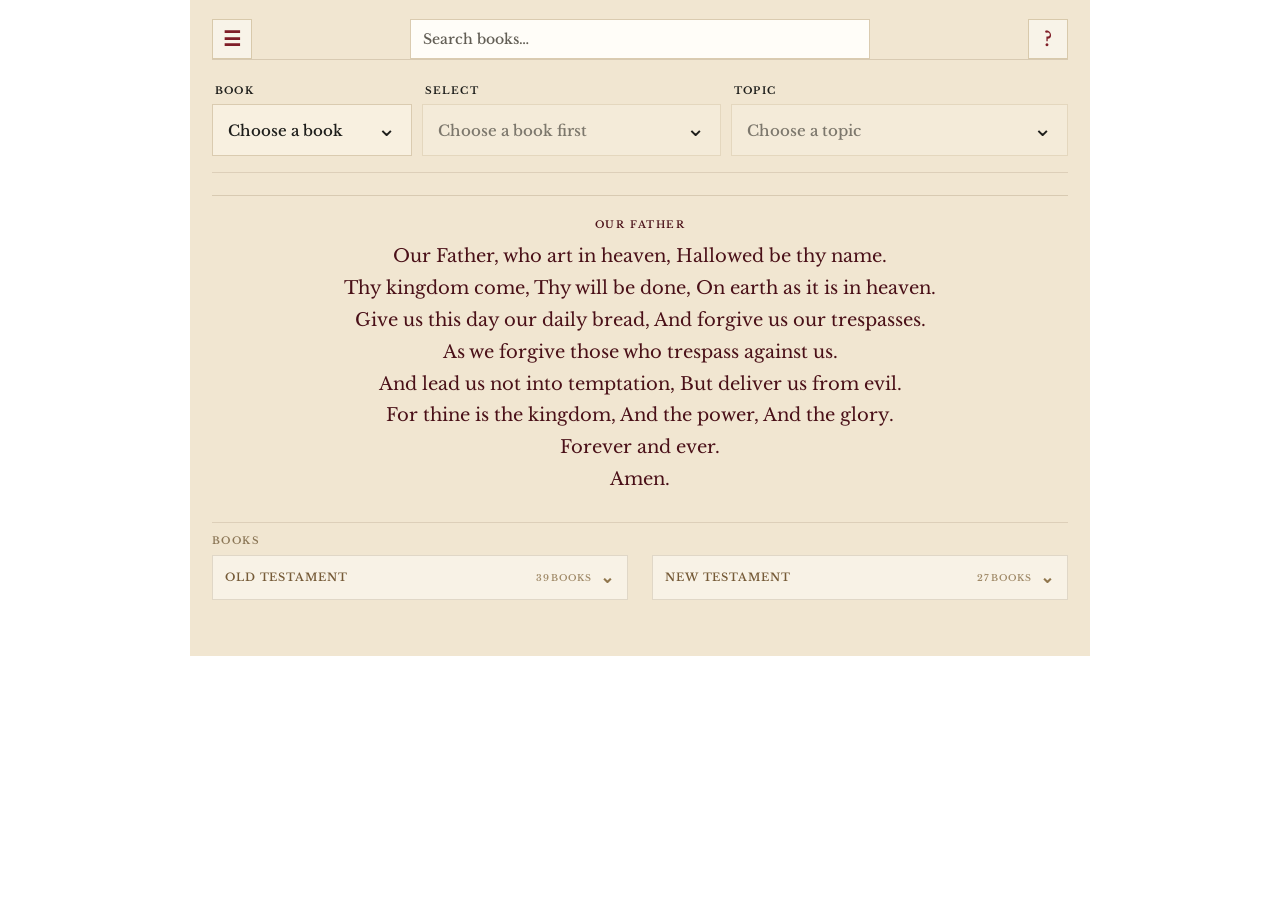
<file: index.html>
<!doctype html>
<html lang="en" data-page-font="caslon">
<head>
  <meta charset="utf-8" />
  <meta name="viewport" content="width=device-width, initial-scale=1, viewport-fit=cover" />
  <meta name="theme-color" content="#ffffff" />
  <title>Still Waters</title>
  <link rel="preconnect" href="https://fonts.googleapis.com" />
  <link rel="preconnect" href="https://fonts.gstatic.com" crossorigin />
  <link href="https://fonts.googleapis.com/css2?family=DM+Sans:wght@400;500;600&family=EB+Garamond:wght@400;500;600&family=Playfair+Display:wght@500;600&family=IM+Fell+English&family=Crimson+Pro:wght@400;500;600&family=Libre+Baskerville:wght@400;700&family=Old+Standard+TT:wght@400;700&family=Source+Serif+4:wght@400;500;600&display=swap" rel="stylesheet" />
  <link rel="stylesheet" href="style.css" />
  <link rel="stylesheet" href="directory.css" />
  <link rel="stylesheet" href="dictionary-ui.css" />
  <link rel="stylesheet" href="music-player.css" />
  <link rel="stylesheet" href="button-hints.css" />
  <link rel="stylesheet" href="help-tour.css" />
</head>
<body>
  <main class="shell">
    <header class="topline site-header"><div class="site-head-controls"><button id="tool-sidebar-toggle" class="tool-sidebar-toggle" type="button" aria-controls="tool-sidebar" aria-expanded="false" aria-label="Open tools sidebar" title="Tools">☰</button><div class="book-search-wrap header-book-search"><input id="book-search" type="search" aria-label="Search Bible books" aria-controls="book-search-results" aria-expanded="false" autocomplete="off" placeholder="Search books…" /><div id="book-search-results" class="book-search-results" role="listbox" aria-label="Matching Bible books" hidden></div></div><button id="open-help-tour" class="help-tour-launch" type="button" title="How to use this app" aria-label="Open the app guide">?</button></div></header>
    <aside id="tool-sidebar" class="tool-sidebar" role="dialog" aria-modal="true" aria-labelledby="tool-sidebar-title" hidden><div class="tool-sidebar-backdrop" data-close-tool-sidebar></div><section class="tool-sidebar-panel"><div class="tool-sidebar-heading"><h2 id="tool-sidebar-title">Tools</h2><button id="tool-sidebar-close" type="button" aria-label="Close tools">×</button></div><div class="topline-actions sidebar-actions"><div class="header-saved-tools" role="group" aria-label="Saved verses"><span id="saved-summary" class="saved-summary" title="Saved verses">0 ☆</span><div class="export-actions" aria-label="Back up saved verses"><button id="download-zip" type="button" title="Download saved verses as a ZIP" aria-label="Download saved verses as a ZIP" disabled>Download</button><input id="import-saved-json" type="file" accept=".json,application/json" hidden /></div><div class="music-widget"><button id="music-note-toggle" class="music-note-toggle" type="button" aria-label="Open music and score player" aria-expanded="false" title="Music">♫</button><section id="music-panel" class="music-panel" aria-label="Music and score player" hidden><div class="music-panel-heading"><span>Music &amp; scores</span><button id="close-music-panel" type="button" aria-label="Close music panel">×</button></div><label class="music-control-label" for="music-format-select">Playlist</label><select id="music-format-select" class="music-select"><option value="midi">Hymn MIDI</option><option value="responsorial">Responsorial MIDI</option><option value="christmas">Christmas MIDI</option><option value="mp3">MP3</option></select><label id="music-song-label" class="music-control-label" for="midi-track-select">Song</label><select id="midi-track-select" class="music-select" disabled></select><label id="music-score-label" class="music-control-label" for="score-pdf-select" hidden>Score PDF</label><select id="score-pdf-select" class="music-select" hidden><option value="">Choose a score…</option><option value="christmas.pdf">Christmas score</option><option value="singlescorepdf.pdf">Single score</option></select><div id="midi-transpose-row" class="midi-transpose-row"><span id="midi-key-readout">Key: —</span><select id="midi-transpose-select" aria-label="Transpose song" disabled></select></div><div id="midi-player-controls" class="midi-player-controls"><button id="midi-previous" type="button" aria-label="Previous song" title="Previous" disabled>◀</button><button id="midi-play" type="button" aria-label="Play song" title="Play" disabled>▶</button><button id="midi-next" type="button" aria-label="Next song" title="Next" disabled>▶|</button></div><audio id="mp3-audio" preload="none" hidden></audio><p id="midi-player-status" class="midi-player-status" role="status" aria-live="polite">Loading hymn playlist…</p></section></div><button id="open-kjv-dictionary" class="dictionary-launch dictionary-top-button" type="button" title="Dictionary" aria-label="Open the word dictionary">Aa</button><button id="open-bible-dictionary" class="dictionary-launch dictionary-top-button religious-dictionary-button" type="button" title="Religious dictionary" aria-label="Open Easton’s and Smith’s Bible dictionaries">B</button><div class="translation-menu-wrap"><button id="translation-toggle" type="button" aria-label="Choose Bible translation" aria-haspopup="true" aria-expanded="false" title="Translation">KJV</button><div id="translation-popover" class="translation-popover" hidden><label id="translation-field" class="field translation-field"><span class="field-label">Translation</span><span class="select-wrap"><select id="translation-select" aria-label="Choose a Bible translation" disabled><option>King James Version</option></select><span class="select-chevron" aria-hidden="true">⌄</span></span></label></div></div><span id="export-status" class="export-status" role="status" aria-live="polite"></span><div id="selection-tools" class="selection-tools" hidden><span id="selection-summary"></span><button id="save-highlight" type="button" hidden>Save highlight</button><button id="favorite-selection" type="button">Favorite selected</button><button id="copy-selection" type="button">Copy selected</button><button id="clear-selection" type="button">Clear</button></div></div><div class="prayer-menu-wrap"><button id="open-prayers" class="prayer-launch" type="button" aria-label="Choose a prayer" aria-haspopup="menu" aria-expanded="false" aria-controls="prayer-menu" title="Prayer"><span class="toolbar-icon-emoji" aria-hidden="true">⛪</span></button><div id="prayer-menu" class="prayer-menu" role="menu" aria-label="Prayers" hidden></div></div><button id="open-experience-menu" class="experience-launch" type="button" aria-label="Choose devotional or survey" title="Inquiry"><span class="toolbar-icon-emoji" aria-hidden="true">🙏</span></button><div class="backup-wrap"><button id="backup-menu-toggle" class="backup-launch" type="button" aria-haspopup="menu" aria-expanded="false" aria-controls="backup-menu" aria-label="Save/Load App" title="Save/Load App"><span class="toolbar-icon-emoji" aria-hidden="true">💾</span></button><div id="backup-menu" class="backup-menu" role="menu" aria-label="Saved verse backup" hidden><button id="download-json" type="button" role="menuitem" disabled>Save app</button><button id="import-json-button" type="button" role="menuitem">Load app</button></div></div><button id="toggle-book-art-gallery" class="gallery-visibility-toggle" type="button" aria-controls="book-art-gallery" aria-expanded="false" aria-label="Show images at the bottom of the page" title="Show or hide images"><span aria-hidden="true">▧</span><span class="gallery-visibility-label">Show images</span></button><button id="side-art-toggle" class="side-art-toggle" type="button" aria-controls="side-art-left side-art-right" aria-expanded="false" aria-label="Show side images" title="Show side images"><span aria-hidden="true">▧</span><span class="side-art-toggle-label">Side images</span></button><button id="download-bible-zip" type="button" aria-label="Download the complete Bible as a ZIP" title="Download all" disabled><span class="toolbar-icon-emoji" aria-hidden="true">📖</span></button><button id="open-content-downloads" type="button" class="content-download-launch" aria-label="Download selected topics, devotionals, survey results, or prayers" title="Download selected content"><span class="toolbar-icon-emoji" aria-hidden="true">⬇</span></button></div></section></aside>
    <aside id="side-art-left" class="side-art side-art-left" aria-hidden="true" hidden><div id="side-art-left-stack" class="side-art-stack"></div></aside>
    <aside id="side-art-right" class="side-art side-art-right" aria-hidden="true" hidden><div id="side-art-right-stack" class="side-art-stack"></div></aside>
    <section class="browse" aria-label="Browse scripture">
      <label class="field book-field">
        <span class="field-label">Book</span>
        <span class="select-wrap"><select id="book-select" aria-label="Choose a book"><option value="" selected disabled>Choose a book</option></select><span class="select-chevron" aria-hidden="true">⌄</span></span>
      </label>
      <label class="field chapter-field">
        <span class="field-label" id="chapter-label">Select</span>
        <span class="select-wrap"><select id="chapter-select" aria-label="Chapter" disabled><option value="" selected disabled>Choose a book first</option></select><span class="select-chevron" aria-hidden="true">⌄</span></span>
      </label>
      <label class="field topic-field" id="topic-field">
        <span class="field-label">Topic</span>
        <span class="select-wrap"><select id="topic-select" aria-label="Choose a topic" disabled><option value="" selected disabled>Choose a topic</option></select><span class="select-chevron" aria-hidden="true">⌄</span></span>
      </label>
    </section>
    <section class="reading" aria-live="polite">
      <div class="section-heading">
        <div><p class="eyebrow" id="topic-kicker"></p><h2 id="topic-title"></h2></div>
      </div>
      <div id="selected-chapter"></div>
      <p class="empty-state" id="empty-state" hidden>No matching chapters. Try another phrase or topic.</p>
    </section>
    <section class="our-father-prayer" aria-labelledby="our-father-title">
      <h2 id="our-father-title">Our Father</h2>
      <div id="our-father-prayer-text"></div>
    </section>
    <nav id="book-directory" class="book-directory" aria-label="Bible books">
      <div class="directory-label">Books</div>
      <div id="book-link-list" class="book-directory-groups"></div>
      <div id="book-info-card" class="book-info-card" role="tooltip" hidden></div>
    </nav>
    <section id="book-art-gallery" class="book-art-gallery" aria-label="Biblical artwork" hidden>
      <div id="book-art-grid" class="book-art-grid"></div>
    </section>
    <dialog id="gallery-lightbox" class="gallery-lightbox" aria-label="Enlarged artwork">
      <button class="gallery-lightbox-close" type="button" aria-label="Close enlarged image">×</button>
      <img id="gallery-lightbox-image" alt="" />
    </dialog>
    <div id="font-menu" class="font-menu" role="menu" aria-label="Choose a page font" hidden></div>
  </main>
  <dialog id="bible-export-dialog" class="bible-export-dialog" aria-labelledby="bible-export-title">
    <div class="dialog-heading">
      <div><p class="eyebrow">FULL BIBLE EXPORT</p><h2 id="bible-export-title">Are you sure you want to download the Bible?</h2></div>
      <button id="close-bible-export" class="dialog-close" type="button" aria-label="Close">×</button>
    </div>
    <p class="bible-export-copy">Download all books, or choose just the books you need.</p>
    <div id="bible-export-choices" class="bible-export-choices">
      <button id="export-all-bible" class="bible-export-action" type="button">Download all 66 books</button>
      <button id="show-bible-book-picker" class="bible-export-action secondary" type="button">Choose specific books</button>
    </div>
    <section id="bible-book-picker" class="bible-book-picker" hidden>
      <div class="bible-picker-heading"><h3>Select books</h3><span id="bible-selection-count">0 selected</span></div>
      <div id="bible-export-book-list" class="bible-export-book-list"></div>
      <div class="bible-picker-actions"><button id="back-bible-export" class="bible-export-back" type="button">Back</button><button id="export-selected-bible" class="bible-export-action" type="button" disabled>Download selected books</button></div>
    </section>
    <p id="bible-export-dialog-status" class="bible-export-dialog-status" role="status" aria-live="polite"></p>
  </dialog>
  <dialog id="content-download-dialog" class="verse-dialog content-download-dialog" aria-labelledby="content-download-title">
    <div class="dialog-heading"><div><p class="eyebrow">DOWNLOAD SELECTIONS</p><h2 id="content-download-title">Choose what to download</h2></div><button id="close-content-download" class="dialog-close" type="button" aria-label="Close downloads">×</button></div>
    <div class="content-download-tabs" role="tablist" aria-label="Download category">
      <button type="button" role="tab" data-content-kind="topics" aria-selected="true">Topics</button>
      <button type="button" role="tab" data-content-kind="devotionals" aria-selected="false">Devotionals</button>
      <button type="button" role="tab" data-content-kind="surveys" aria-selected="false">Survey results</button>
      <button type="button" role="tab" data-content-kind="prayers" aria-selected="false">Prayers</button>
    </div>
    <p id="content-download-summary" class="content-download-summary">Select topics to export with their related chapters.</p>
    <div class="content-download-tools"><input id="content-download-search" type="search" autocomplete="off" placeholder="Filter selections…" aria-label="Filter download selections" /><button id="content-download-select-visible" type="button">Select visible</button></div>
    <div id="content-download-list" class="content-download-list" role="group" aria-label="Available downloads"></div>
    <div class="content-download-footer"><span id="content-download-count">0 selected</span><button id="download-content-selected" type="button" disabled>Download selected (.txt)</button></div>
    <p id="content-download-status" class="content-download-status" role="status" aria-live="polite"></p>
  </dialog>
  <dialog id="experience-dialog" class="experience-dialog" aria-label="Devotional and survey">
    <div class="dialog-heading"><button id="close-experience-dialog" class="dialog-close" type="button" aria-label="Close">×</button></div>
    <div class="experience-choices"><a class="experience-choice" href="sermon.html">Devotional <span aria-hidden="true">↗</span></a><button id="open-message-questionnaire" class="experience-choice" type="button">Survey <span aria-hidden="true">↗</span></button></div>
  </dialog>
  <dialog id="dictionary-dialog" class="verse-dialog dictionary-dialog" aria-labelledby="dictionary-title">
    <div class="dialog-heading">
      <div><p class="eyebrow">KING JAMES VERSION</p><h2 id="dictionary-title">Word dictionary</h2></div>
      <button id="close-dictionary" class="dialog-close" type="button" aria-label="Close dictionary">×</button>
    </div>
    <p id="dictionary-summary" class="dictionary-summary">Building the KJV word index…</p>
    <label class="dictionary-search-wrap"><span class="sr-only">Find a KJV word</span><input id="dictionary-search" type="search" autocomplete="off" placeholder="Search all KJV words…" /></label>
    <div class="dictionary-columns">
      <div id="dictionary-word-list" class="dictionary-word-list" role="listbox" aria-label="KJV words"></div>
      <section id="dictionary-entry" class="dictionary-entry" aria-live="polite"><p class="dictionary-prompt">Choose a word to see its pronunciation, part of speech, definitions, and KJV usage.</p></section>
    </div>
  </dialog>
  <dialog id="bible-dictionary-dialog" class="verse-dialog dictionary-dialog bible-dictionary-dialog" aria-labelledby="bible-dictionary-title">
    <div class="dialog-heading">
      <div><p class="eyebrow">EASTON’S · SMITH’S</p><h2 id="bible-dictionary-title">Religious dictionary</h2></div>
      <button id="close-bible-dictionary" class="dialog-close" type="button" aria-label="Close religious dictionary">×</button>
    </div>
    <p id="bible-dictionary-summary" class="dictionary-summary">Search local Easton’s and Smith’s Bible dictionary entries.</p>
    <label class="dictionary-search-wrap"><span class="sr-only">Search religious dictionary</span><input id="bible-dictionary-search" type="search" autocomplete="off" placeholder="Search a Bible name or term…" /></label>
    <div class="dictionary-columns">
      <div id="bible-dictionary-results" class="dictionary-word-list" role="listbox" aria-label="Religious dictionary entries"><p class="dictionary-prompt">Enter a name or term to begin.</p></div>
      <section id="bible-dictionary-detail" class="dictionary-entry" aria-live="polite"><p class="dictionary-prompt">Choose an entry to read its definition and Scripture references.</p></section>
    </div>
  </dialog>
  <dialog id="verse-dialog" class="verse-dialog" aria-labelledby="dialog-reference">
    <div class="dialog-heading">
      <div><p class="eyebrow">A closer look</p><h2 id="dialog-reference"></h2></div>
      <button id="close-verse-dialog" class="dialog-close" type="button" aria-label="Close">×</button>
    </div>
    <div class="verse-pagination">
      <button id="previous-verse" type="button">‹ Previous</button>
      <span id="verse-position"></span>
      <button id="next-verse" type="button">Next ›</button>
    </div>
    <div class="scroll-reader-controls">
      <button id="scroll-mode-toggle" type="button" aria-pressed="false">Scroll rest of this book</button>
      <label id="scroll-speed-control" hidden>Speed <input id="scroll-speed" type="range" min="5" max="80" step="5" value="20" /><output id="scroll-speed-value">20 px/s</output></label>
    </div>
    <div id="scroll-reader-pane" class="scroll-reader-pane" aria-label="Scrolling reading from this verse to the end of this book" tabindex="0" hidden></div>
    <label class="read-progress-toggle"><input id="mark-read-verse" type="checkbox"><span>Mark as read</span></label>
    <section class="translation-block">
      <div class="translation-heading"><p id="translation-name" class="translation-label">King James Version</p></div>
      <p id="dialog-kjv" class="dialog-verse"></p>
      <details id="all-translation-details" class="all-translation-details">
        <summary>See all translation versions</summary>
        <p id="translation-compare-status" class="translation-compare-status" role="status" aria-live="polite"></p>
        <div id="all-translation-versions" class="all-translation-versions"></div>
      </details>
    </section>
    <div class="verse-tools">
      <div class="verse-action-row"><button id="favorite-verse" class="favorite-button" type="button" aria-pressed="false">☆ Favorite</button><button id="highlight-verse" class="highlight-verse-button" type="button" aria-pressed="false">Highlight verse</button><button id="copy-active-verse" class="copy-verse-button" type="button">Copy verse</button></div>
      <label class="note-label" for="verse-note">Your note<textarea id="verse-note" rows="4" placeholder="Add a note to this verse…"></textarea></label>
      <div class="note-actions"><span id="note-status" role="status"></span><button id="save-note" class="save-note-button" type="button">Save note</button></div>
      <div class="verse-export-actions"><button id="download-current-jpg" type="button">Download JPG</button><button id="download-current-verse" type="button">All formats ZIP</button><span id="verse-export-status" role="status" aria-live="polite"></span></div>
    </div>
  </dialog>
  <dialog id="message-dialog" class="message-dialog" aria-labelledby="message-dialog-title">
    <div class="dialog-heading">
      <div><h2 id="message-dialog-title">Survey</h2></div>
      <button id="close-message-dialog" class="dialog-close" type="button" aria-label="Close">×</button>
    </div>
    <p class="message-privacy">Answer whichever questions you like—one or several. Your answers help choose Scripture and shape a short reflection; they aren’t saved by this page.</p>
    <button id="random-survey-answers" class="random-survey-answers" type="button">Random answers</button>
    <form id="message-questionnaire-form" class="message-form">
      <details class="question-group moment-group" data-question="moment"><summary>Which line feels closest to where you are today? <span class="multi-hint">Choose one or more</span><span class="selected-count" aria-live="polite"></span></summary><div class="question-options"></legend>
        <label><input type="checkbox" name="moment" value="carry"><span>I’m carrying more than usual.</span></label>
        <label><input type="checkbox" name="moment" value="waiting"><span>I’m waiting on something important.</span></label>
        <label><input type="checkbox" name="moment" value="next"><span>I need to decide what comes next.</span></label>
        <label><input type="checkbox" name="moment" value="thanks"><span>I want to notice what’s good.</span></label>
        <label><input type="checkbox" name="moment" value="quiet"><span>I need a quiet place to begin.</span></label>
        <label><input type="checkbox" name="moment" value="change"><span>Something has changed, and I’m finding my footing again.</span></label>
        <label><input type="checkbox" name="moment" value="unsure"><span>I can’t quite name it.</span></label></div></details>
      <details class="question-group" data-question="wish"><summary>What would you like to carry away? <span class="multi-hint">Choose one or more</span><span class="selected-count" aria-live="polite"></span></summary><div class="question-options"></legend>
        <label><input type="checkbox" name="wish" value="keep-going"><span>Words that help me keep going.</span></label>
        <label><input type="checkbox" name="wish" value="steady"><span>A reminder of what remains steady.</span></label>
        <label><input type="checkbox" name="wish" value="next-step"><span>A thought for the next step.</span></label>
        <label><input type="checkbox" name="wish" value="breathing"><span>A little room to breathe.</span></label>
        <label><input type="checkbox" name="wish" value="day"><span>Words to carry into the day.</span></label></div></details>
      <details class="question-group" data-question="stage"><summary>Which part of the process feels most like yours? <span class="multi-hint">Choose one or more</span><span class="selected-count" aria-live="polite"></span></summary><div class="question-options"></legend>
        <label><input type="checkbox" name="stage" value="starting"><span>I’m just beginning to think it through.</span></label>
        <label><input type="checkbox" name="stage" value="middle"><span>I’m in the middle of it.</span></label>
        <label><input type="checkbox" name="stage" value="next"><span>I’m ready to take a next step.</span></label>
        <label><input type="checkbox" name="stage" value="looking-back"><span>I’m looking back on what happened.</span></label>
        <label><input type="checkbox" name="stage" value="unsure"><span>I’m not sure yet.</span></label></div></details>
      <details class="question-group" data-question="tone"><summary>What tone would feel right today? <span class="multi-hint">Choose one or more</span><span class="selected-count" aria-live="polite"></span></summary><div class="question-options"></legend>
        <label><input type="checkbox" name="tone" value="calm"><span>Calm and gentle.</span></label>
        <label><input type="checkbox" name="tone" value="direct"><span>Clear and direct.</span></label>
        <label><input type="checkbox" name="tone" value="reflective"><span>Reflective and spacious.</span></label>
        <label><input type="checkbox" name="tone" value="encouraging"><span>Hopeful and encouraging.</span></label>
        <label><input type="checkbox" name="tone" value="mixed"><span>A mixture.</span></label></div></details>
      <details class="question-group" data-question="passage"><summary>Which kind of passage draws you in? <span class="multi-hint">Choose one or more</span><span class="selected-count" aria-live="polite"></span></summary><div class="question-options"></legend>
        <label><input type="checkbox" name="passage" value="story"><span>A story with people in it.</span></label>
        <label><input type="checkbox" name="passage" value="promise"><span>A promise to return to.</span></label>
        <label><input type="checkbox" name="passage" value="prayer"><span>A prayer or praise.</span></label>
        <label><input type="checkbox" name="passage" value="teaching"><span>A clear teaching.</span></label>
        <label><input type="checkbox" name="passage" value="poetry"><span>Poetic words or images.</span></label></div></details>
      <details class="question-group" data-question="timing"><summary>When might you read these verses? <span class="multi-hint">Choose one or more</span><span class="selected-count" aria-live="polite"></span></summary><div class="question-options"></legend>
        <label><input type="checkbox" name="timing" value="morning"><span>At the start of my day.</span></label>
        <label><input type="checkbox" name="timing" value="pause"><span>During a pause.</span></label>
        <label><input type="checkbox" name="timing" value="before-choice"><span>Before I make a decision.</span></label>
        <label><input type="checkbox" name="timing" value="evening"><span>At the close of the day.</span></label>
        <label><input type="checkbox" name="timing" value="anytime"><span>Whenever I need it.</span></label></div></details>
      <details class="question-group" data-question="focus"><summary>What would make this reflection useful to revisit? <span class="multi-hint">Choose one or more</span><span class="selected-count" aria-live="polite"></span></summary><div class="question-options"></legend>
        <label><input type="checkbox" name="focus" value="remember"><span>A line I can remember.</span></label>
        <label><input type="checkbox" name="focus" value="consider"><span>A thought to sit with.</span></label>
        <label><input type="checkbox" name="focus" value="step"><span>A next step to consider.</span></label>
        <label><input type="checkbox" name="focus" value="question"><span>A question for reflection.</span></label>
        <label><input type="checkbox" name="focus" value="simple"><span>Keep it simple.</span></label></div></details>
      <details class="question-group length-group"><summary>How many verses would you like?</summary><div class="question-options"><div class="length-options">
          <label><input type="radio" name="length" value="5" checked><span>5</span></label>
          <label><input type="radio" name="length" value="10"><span>10</span></label>
          <label><input type="radio" name="length" value="15"><span>15</span></label>
          <label><input type="radio" name="length" value="20"><span>20</span></label>
          <label><input type="radio" name="length" value="25"><span>25</span></label>
        </div></div></details>
      <label class="message-context-label">Anything else you’d like this to keep in mind?
        <textarea name="context" rows="3" maxlength="240" placeholder="Optional"></textarea>
      </label>
      <button class="create-message-button" type="submit">Find verses for me</button>
    </form>
    <div id="message-generating" class="message-generating" hidden>Gathering a few verses for you…</div>
    <section id="message-result" class="message-result" aria-live="polite" hidden>
      <p class="eyebrow">Verses for this moment</p>
      <p id="message-opening" class="message-opening"></p>
      <div id="message-verses"></div>
      <p id="message-closing" class="message-closing"></p>
    </section>
  </dialog>
  <aside id="help-tour" class="help-tour" role="dialog" aria-modal="false" aria-labelledby="help-tour-title" hidden>
    <div class="help-tour-card">
      <div class="help-tour-topline"><span id="help-tour-section"></span><button id="close-help-tour" type="button" aria-label="Close guide">×</button></div>
      <div class="help-tour-progress" aria-hidden="true"><span id="help-tour-progress-fill"></span></div>
      <div class="help-tour-copy" aria-live="polite"><p id="help-tour-count"></p><h2 id="help-tour-title"></h2><p id="help-tour-description"></p></div>
      <section id="help-tour-detail" class="help-tour-detail" aria-live="polite" hidden>
        <button id="help-tour-detail-back" class="help-tour-detail-back" type="button">← Back to tour</button>
        <p id="help-tour-detail-section" class="help-tour-detail-section"></p>
        <h2 id="help-tour-detail-title"></h2>
        <p id="help-tour-detail-intro"></p>
        <label id="help-tour-detail-filter-wrap" class="help-tour-detail-filter" hidden>Filter options<input id="help-tour-detail-filter" type="search" autocomplete="off" placeholder="Type to filter…"></label>
        <div id="help-tour-detail-list" class="help-tour-detail-list"></div>
      </section>
      <div class="help-tour-actions"><button id="help-tour-previous" type="button">Back</button><button id="help-tour-options" type="button">Show menu / options</button><button id="help-tour-next" type="button">Next</button></div>
    </div>
  </aside>
  <script type="module" src="app.js"></script>
  <script type="module" src="tool-sidebar.js"></script>
  <script type="module" src="book-art-gallery.js"></script>
</body>
</html>
</file>
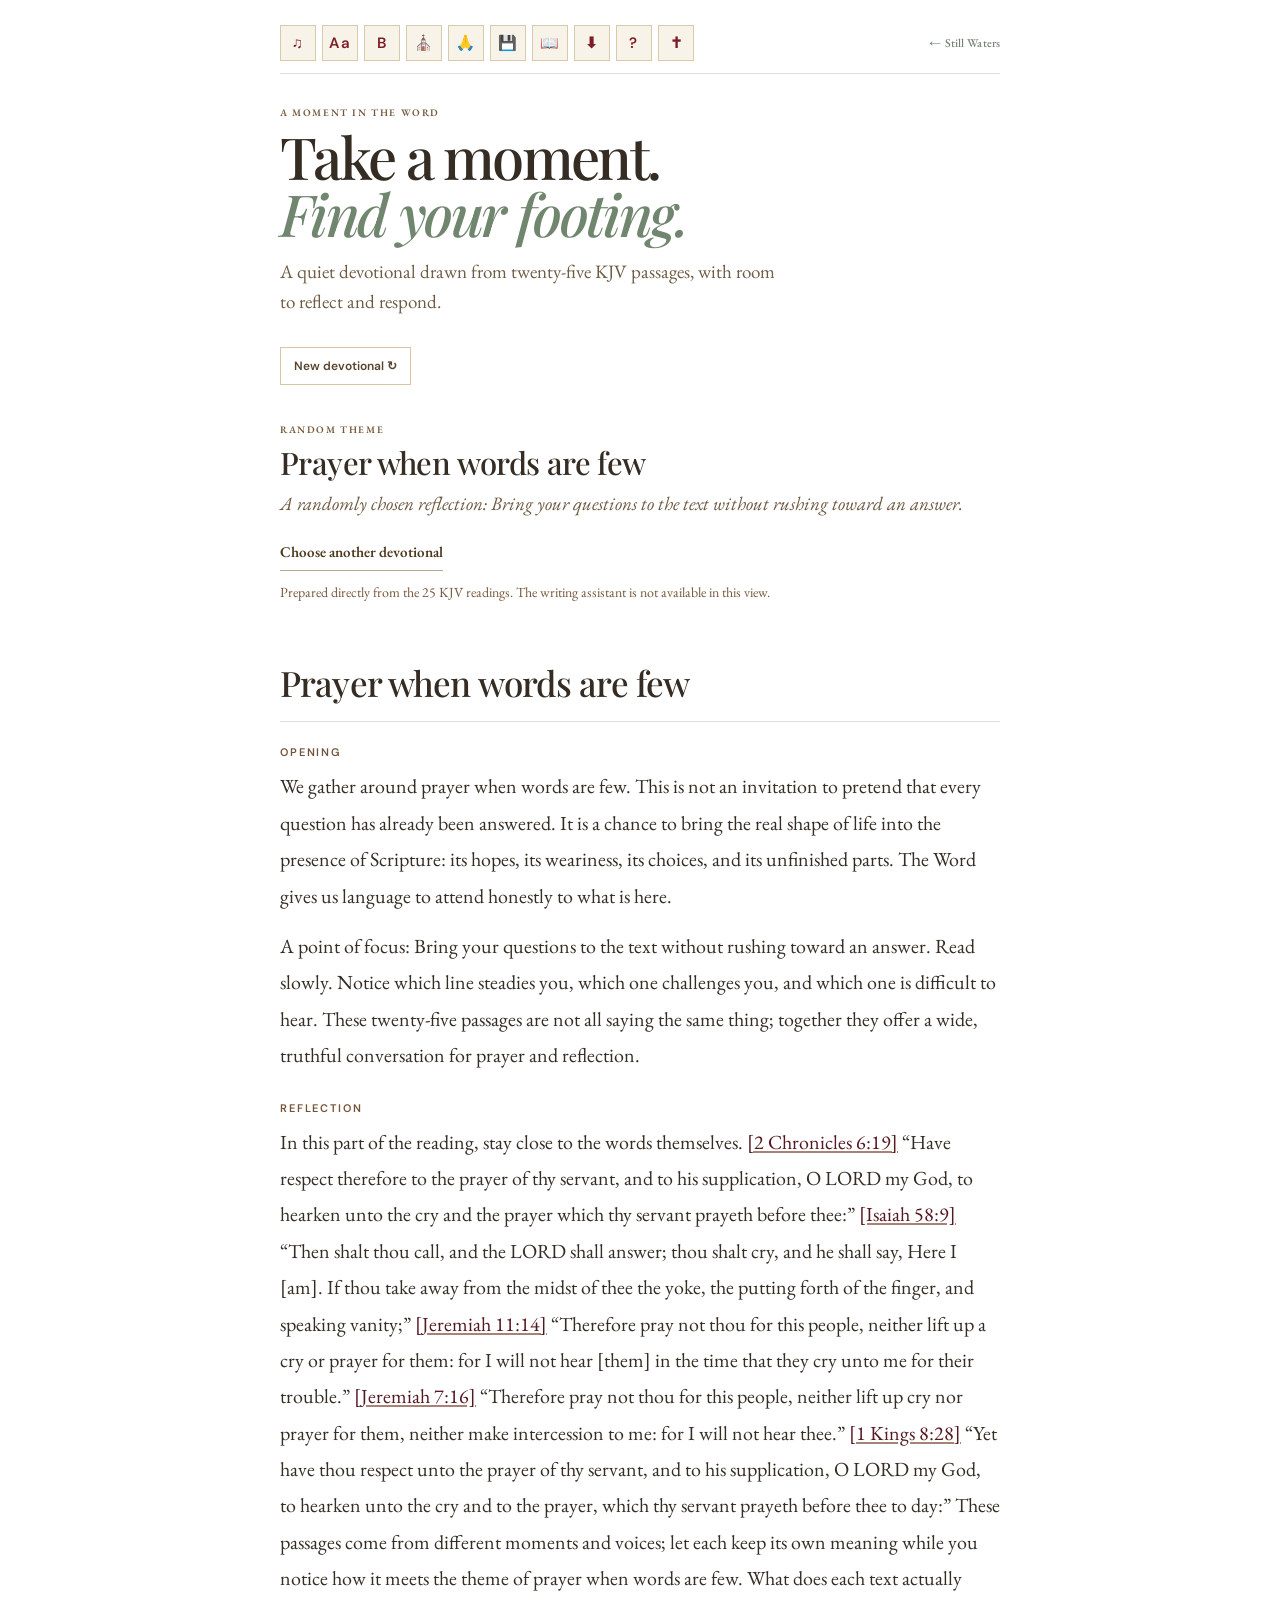
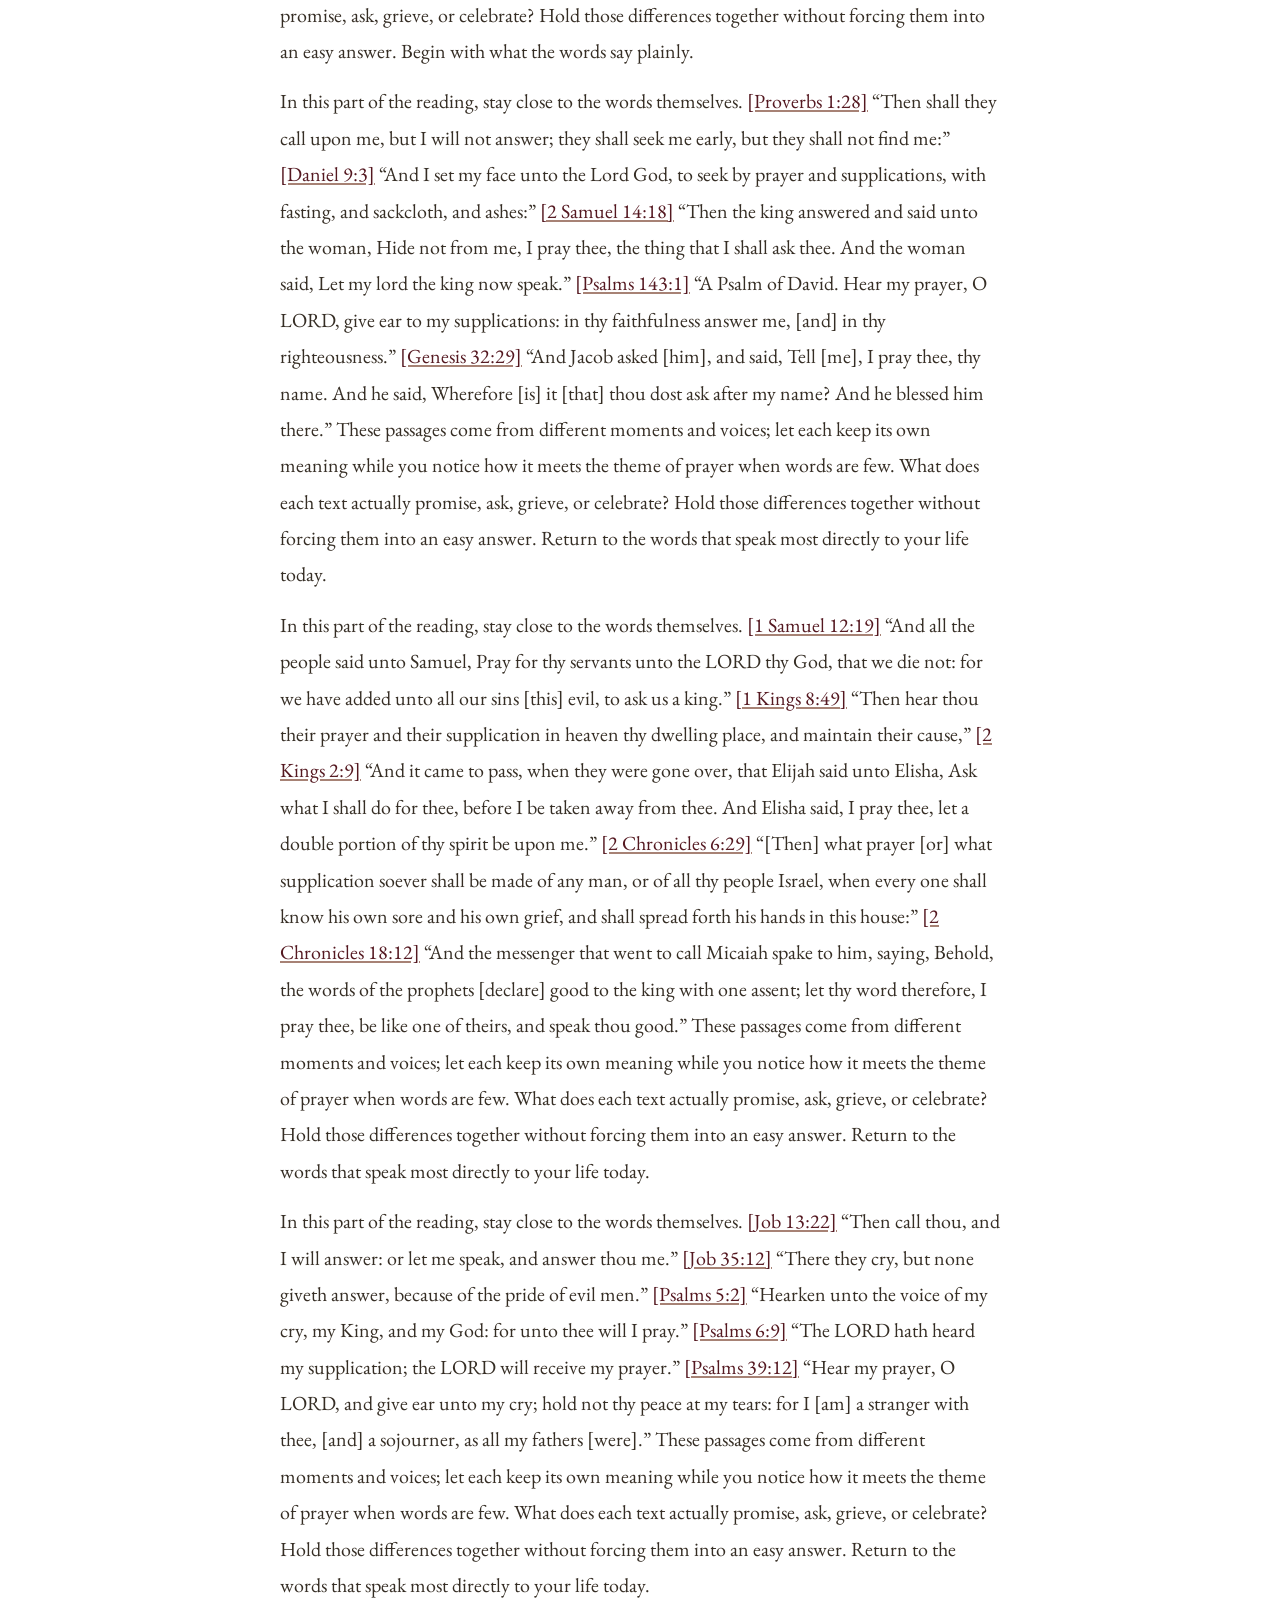
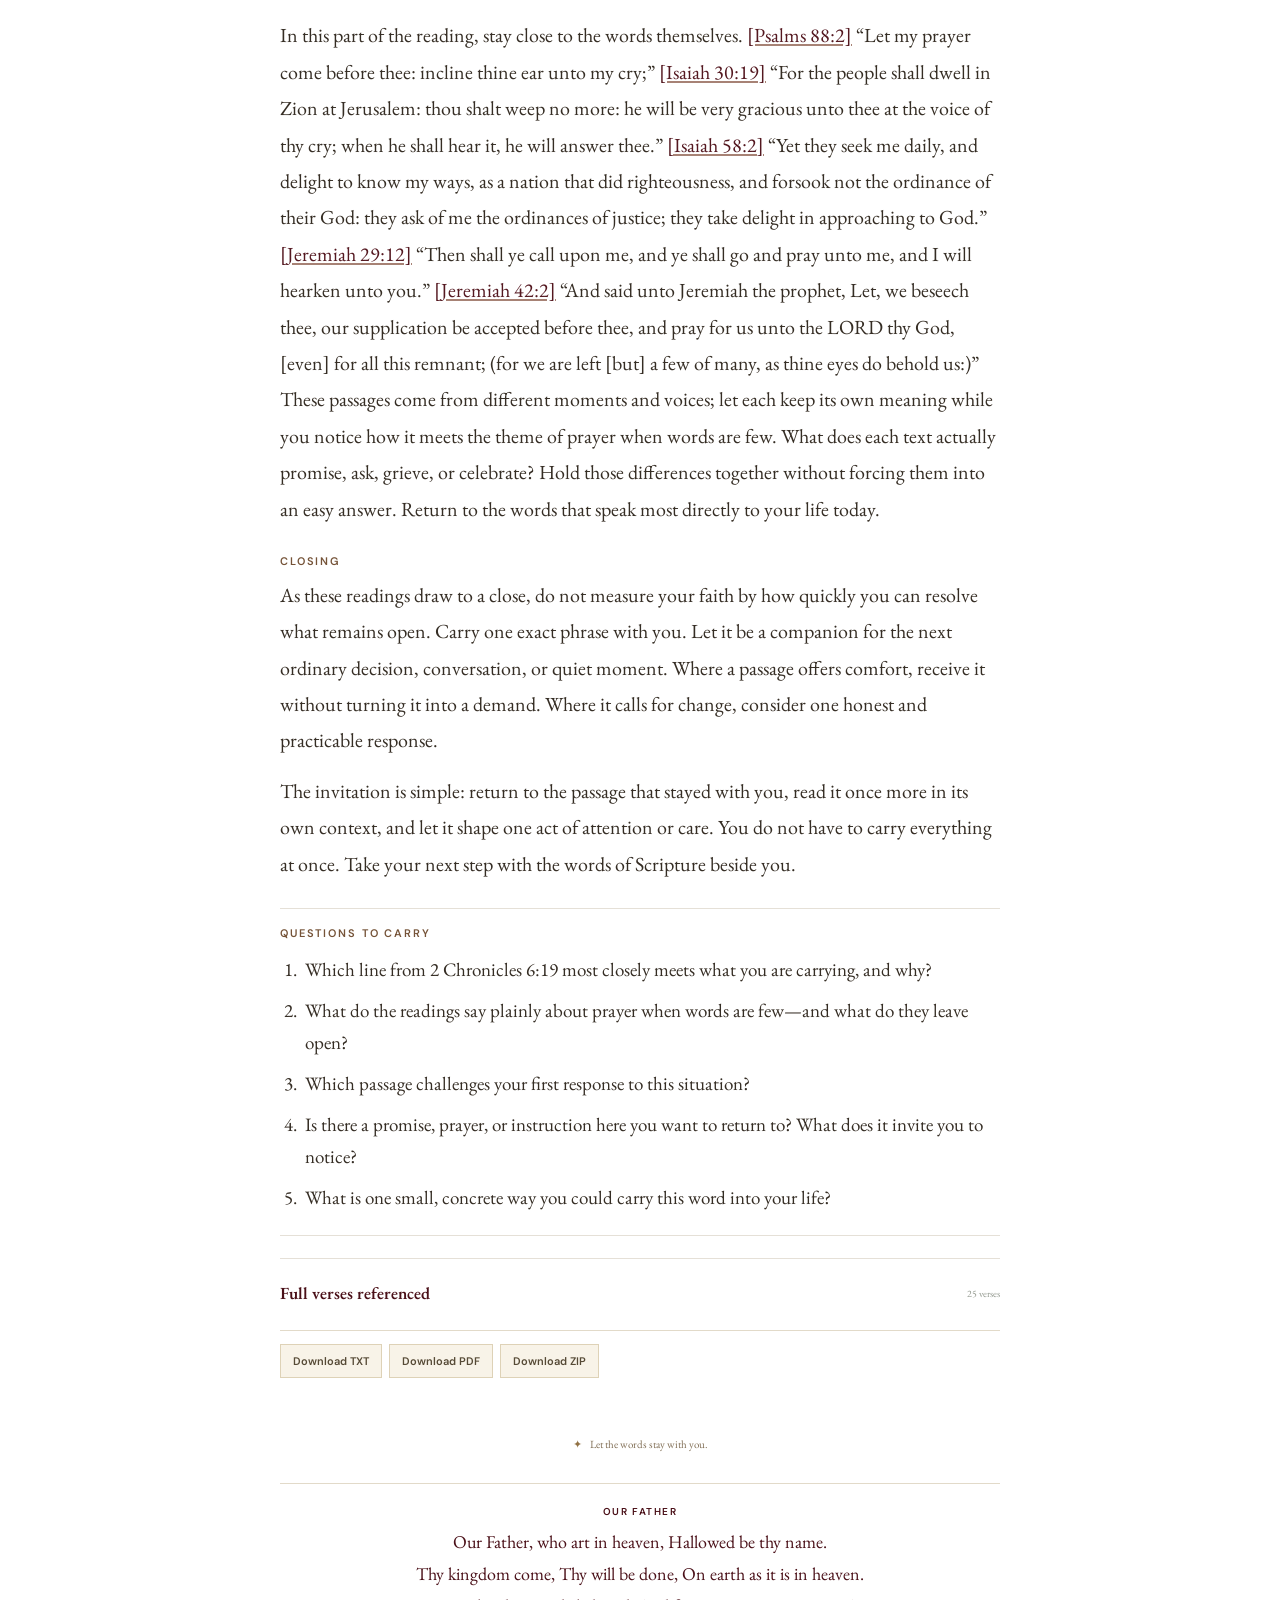
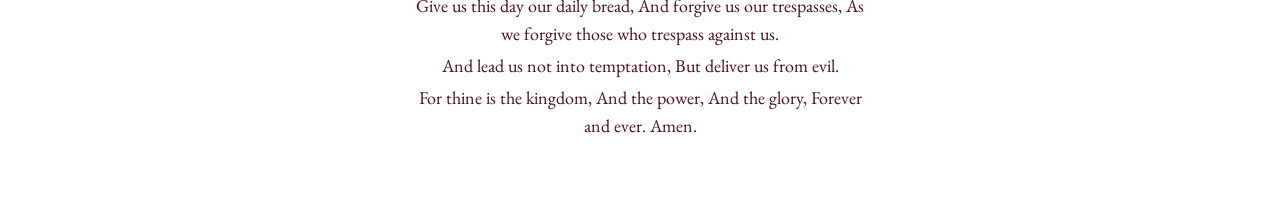
<file: sermon.html>
<!doctype html>
<html lang="en">
<head>
  <meta charset="utf-8" />
  <meta name="viewport" content="width=device-width, initial-scale=1, viewport-fit=cover" />
  <meta name="theme-color" content="#ffffff" />
  <title>Devotional</title>
  <link rel="preconnect" href="https://fonts.googleapis.com" />
  <link rel="preconnect" href="https://fonts.gstatic.com" crossorigin />
  <link href="https://fonts.googleapis.com/css2?family=DM+Sans:wght@400;500;600&family=EB+Garamond:wght@400;500;600&family=Playfair+Display:wght@500;600&family=IM+Fell+English&display=swap" rel="stylesheet" />
  <link rel="stylesheet" href="sermon.css" />
  <link rel="stylesheet" href="button-hints.css" />
</head>
<body>
  <main class="devotional-shell">
    <header class="topline site-header">
      <button id="mobile-menu-toggle" type="button" aria-controls="header-menu" aria-label="Open header menu" aria-expanded="false">＋</button>
      <nav id="header-menu" class="topline-actions" aria-label="App tools">
        <a class="sermon-header-icon" href="index.html?headerTool=music" title="Music" aria-label="Open music and scores">♫</a>
        <a class="sermon-header-icon" href="index.html?headerTool=dictionary" title="Dictionary" aria-label="Open the word dictionary">Aa</a>
        <a class="sermon-header-icon" href="index.html?headerTool=bible-dictionary" title="Bible dictionary" aria-label="Open Bible dictionaries">B</a>
        <a class="sermon-header-icon" href="index.html?headerTool=prayers" title="Prayer" aria-label="Choose a prayer">⛪</a>
        <a class="sermon-header-icon" href="index.html?headerTool=inquiry" title="Inquiry" aria-label="Open devotional and survey">🙏</a>
        <a class="sermon-header-icon" href="index.html?headerTool=backup" title="Save/Load App" aria-label="Open saved app tools">💾</a>
        <a class="sermon-header-icon" href="index.html?headerTool=bible-download" title="Download all" aria-label="Download the complete Bible">📖</a>
        <a class="sermon-header-icon" href="index.html?headerTool=content-downloads" title="Download selected content" aria-label="Download selected content">⬇</a>
        <a class="sermon-header-icon" href="index.html?headerTool=help" title="How to use this app" aria-label="Open the app guide">?</a>
        <button id="font-toggle" class="sermon-header-icon brand-mark" type="button" aria-label="Switch to parchment and an old Bible typeface" aria-pressed="false" title="Switch to parchment and an old Bible typeface">✝</button>
      </nav>
      <a class="back-link" href="index.html">← Still Waters</a>
    </header>
    <section class="intro">
      <p class="eyebrow">A moment in the Word</p>
      <h1>Take a moment.<br><em>Find your footing.</em></h1>
      <p class="subhead">A quiet devotional drawn from twenty-five KJV passages, with room to reflect and respond.</p>
    </section>
    <section class="day-picker" aria-label="Choose a date" hidden>
      <label for="devotional-date">Devotional for</label>
      <input id="devotional-date" type="date" />
      <span id="day-index" class="day-index" hidden></span>
    </section>
    <div class="devotional-controls">
      <button id="random-devotional" type="button">New devotional <span aria-hidden="true">↻</span></button>
      
    </div>
    <section class="devotional-intro" aria-live="polite">
      <p class="eyebrow" id="theme-label">DEVOTIONAL THEME</p>
      <h2 id="theme-title">Loading a devotional…</h2>
      <p id="theme-focus" class="theme-focus"></p>
      <button id="prepare" class="prepare-button" type="button" disabled>Prepare this devotional <span aria-hidden="true">↗</span></button>
      <p id="status" class="status" role="status" aria-live="polite"></p>
    </section>
    <article id="devotional" class="devotional-content" hidden>
      <header class="devotional-heading"><h2 id="devotional-title"></h2></header>
      <section id="opening-section" class="devotional-part"><p class="part-label">Opening</p><div id="opening" class="devotional-prose"></div></section>
      <section id="middle-section" class="devotional-part"><p class="part-label">Reflection</p><div id="middle" class="devotional-prose"></div></section>
      <section id="closing-section" class="devotional-part"><p class="part-label">Closing</p><div id="closing" class="devotional-prose"></div></section>
      <section id="reflection-section" class="reflection">
        <p class="part-label">Questions to carry</p>
        <ol id="questions"></ol>
      </section>
      <details class="scripture-list">
        <summary><span>Full verses referenced</span><span id="scripture-count" class="passage-count"></span></summary>
        <ol id="passages"></ol>
      </details>
      <nav id="devotional-downloads" class="devotional-downloads" aria-label="Download devotional">
        <button id="download-devotional-txt" type="button">Download TXT</button>
        <button id="download-devotional-pdf" type="button">Download PDF</button>
        <button id="download-devotional-zip" type="button">Download ZIP</button>
        <span id="download-devotional-status" role="status" aria-live="polite"></span>
      </nav>
      <section id="comments-section" class="devotional-comments" hidden><p class="part-label">Your comments</p><div id="comments-list"></div></section>
    </article>
    <p class="quiet-note"><span aria-hidden="true">✦</span>Let the words stay with you.</p>
    <footer class="our-father-prayer" aria-labelledby="our-father-title">
      <h2 id="our-father-title">Our Father</h2>
      <div class="our-father-prayer-text">
        <p>Our Father, who art in heaven, Hallowed be thy name.</p>
        <p>Thy kingdom come, Thy will be done, On earth as it is in heaven.</p>
        <p>Give us this day our daily bread, And forgive us our trespasses, As we forgive those who trespass against us.</p>
        <p>And lead us not into temptation, But deliver us from evil.</p>
        <p>For thine is the kingdom, And the power, And the glory, Forever and ever. Amen.</p>
      </div>
    </footer>
    <div id="devotional-selection-tools" class="devotional-selection-tools" hidden>
      <span id="selection-quote"></span><button id="highlight-selection" type="button">Highlight</button><button id="comment-selection" type="button">Comment</button>
    </div>
  </main>
  <dialog id="comment-dialog" class="feature-dialog">
    <form id="comment-form">
      <header class="feature-dialog-heading"><div><p class="eyebrow">A note for this passage</p><h2>Comment</h2></div><button type="button" class="dialog-close" data-close-dialog aria-label="Close">×</button></header>
      <blockquote id="comment-quote" class="comment-quote"></blockquote>
      <label>Your comment <textarea id="comment-text" rows="5" maxlength="1200" placeholder="Add a thought to return to…" required></textarea></label>
      <div class="feature-dialog-actions"><button type="button" class="text-button" data-close-dialog>Cancel</button><button type="submit" class="prepare-button">Save comment</button></div>
    </form>
  </dialog>
  <script type="module" src="sermon.js"></script>
  <script type="module" src="mobile-menu.js"></script>
</body>
</html>
</file>
<file: style.css>
:root{color-scheme:light;--paper:#f4f1e9;--ink:#253b34;--muted:#7b8278;--line:#deded3;--white:#fffefa;--accent:#71866f;--gold:#aa9564}*{box-sizing:border-box}html{min-height:100%;background:var(--paper)}body{margin:0;min-height:100vh;background:radial-gradient(ellipse at 50% 0%,#fffdf5 0%,var(--paper) 62%);color:var(--ink);font-family:'DM Sans',sans-serif;-webkit-font-smoothing:antialiased}.shell{width:min(100% - 48px,680px);margin:0 auto;padding:28px 0 calc(48px + env(safe-area-inset-bottom))}.topline{display:flex;align-items:center;gap:10px;font-size:10px;font-weight:600;letter-spacing:.18em;color:#66766a}.mark{width:32px;height:32px;display:grid;place-items:center;border:1px solid #e4e3d7;border-radius:50%;background:#ebece2;color:var(--gold);font-size:17px;line-height:1;padding:0;cursor:pointer;font-family:Georgia,serif}#font-toggle[aria-pressed="true"]{background:#e4e5d8;border-color:#aeb9a9}.intro{padding:38px 0 27px;max-width:530px}.eyebrow{margin:0 0 10px;color:var(--accent);font-size:10px;font-weight:600;letter-spacing:.16em;text-transform:uppercase}h1,h2,h3{font-family:'Playfair Display',Georgia,serif;font-weight:500}h1{font-size:clamp(43px,8vw,62px);letter-spacing:-.045em;line-height:1.02;margin:0 0 15px}.subhead{max-width:430px;color:#68736a;font-size:14px;line-height:1.7;margin:0}.browse{display:grid;grid-template-columns:.8fr 1.2fr;gap:13px;margin-bottom:21px}.chapter-field,.search-wrap,.translation-field{grid-column:1/-1}.field{display:grid;gap:7px;min-width:0}.topic-field[hidden]{display:none}.field-label{padding-left:3px;color:#748074;font-size:10px;font-weight:600;letter-spacing:.12em;text-transform:uppercase}.select-wrap{position:relative;display:block}.select-wrap select{width:100%;height:52px;appearance:none;-webkit-appearance:none;border:1px solid #e2e1d7;border-radius:13px;background:var(--white);color:var(--ink);padding:0 42px 0 15px;font:500 15px 'DM Sans',sans-serif;box-shadow:0 4px 14px #253b3407;cursor:pointer}.select-wrap select:focus{outline:3px solid #93a28c55;border-color:#82947d}.select-wrap select:disabled{opacity:.55}.select-chevron{position:absolute;right:16px;top:50%;transform:translateY(-58%);pointer-events:none;color:#7b8977;font-size:23px;line-height:1}.search-wrap{grid-column:1/-1;height:49px;display:flex;align-items:center;gap:10px;padding:0 13px;background:#fdfcf7;border:1px solid #e2e1d7;border-radius:13px;color:#899287;box-shadow:0 4px 14px #253b3407}.search-icon{font-family:Georgia,serif;font-size:23px;line-height:1;transform:rotate(-20deg)}.search-wrap input{width:100%;min-width:0;border:0;outline:0;background:transparent;color:var(--ink);font:15px 'DM Sans',sans-serif}.search-wrap input::placeholder{color:#92988e}.clear-search{border:0;background:transparent;color:#778176;font-size:22px;cursor:pointer;padding:2px 4px}.reading{border-top:1px solid var(--line);padding-top:21px}.section-heading{display:flex;justify-content:space-between;align-items:end;gap:16px;margin:0 0 15px}.section-heading .eyebrow{margin-bottom:5px}h2{font-size:26px;letter-spacing:-.02em;margin:0}.count{font-size:11px;color:var(--muted);padding-bottom:4px;text-align:right;white-space:nowrap}.chapter-card{overflow:hidden;border:1px solid #e8e6dd;border-radius:17px;background:var(--white);box-shadow:0 8px 30px #253b3409}.chapter-heading{display:grid;grid-template-columns:42px 1fr 42px;align-items:center;gap:12px;margin:0 19px;padding:14px 0;border-bottom:1px solid #e9e7de}.chapter-title{min-width:0;text-align:center}.chapter-title h3{margin:0 0 3px;font-size:23px;letter-spacing:-.02em}.contextual-title{max-width:36ch;margin:0 auto 4px;color:#758271;font-family:'EB Garamond',Georgia,serif;font-size:16px;line-height:1.35;letter-spacing:.005em}.chapter-title span{color:var(--muted);font-size:11px}.chapter-nav{width:42px;height:42px;display:grid;place-items:center;border:1px solid #e4e5db;border-radius:50%;background:#f7f7f0;color:#60735f;font:400 29px/1 'DM Sans',sans-serif;cursor:pointer;transition:background .18s,border-color .18s,transform .18s}.chapter-nav:hover:not(:disabled){background:#e9ede3;border-color:#c8d0c3;transform:scale(1.04)}.chapter-nav:focus-visible{outline:3px solid #93a28c66;outline-offset:2px}.chapter-nav:disabled{opacity:.35;cursor:default}.full-verses{list-style:none;margin:0;padding:2px 20px 14px}.full-verses li{display:grid;grid-template-columns:23px minmax(0,1fr);gap:8px;padding:12px 0;border-bottom:1px solid #f0efe9;font-family:'Playfair Display',Georgia,serif;font-size:16px;line-height:1.72;color:#30433a;overflow-wrap:anywhere}.full-verses li:last-child{border-bottom:0}.verse-number{font:500 10px 'DM Sans',sans-serif;color:#8b9885;padding-top:6px;font-variant-numeric:tabular-nums}.empty-state{margin:0;padding:20px 2px;color:var(--muted);font-size:14px;line-height:1.6}.quiet-note{display:flex;justify-content:center;align-items:center;gap:8px;color:#92968b;font-size:11px;margin-top:22px}.quiet-note span:first-child{color:var(--gold)}.sr-only{position:absolute;width:1px;height:1px;padding:0;margin:-1px;overflow:hidden;clip:rect(0,0,0,0);white-space:nowrap;border:0}select,input,button{font-size:16px}@media(min-width:700px){.intro{padding-top:45px}.browse{gap:15px}.search-wrap{height:51px}.full-verses li{font-size:17px;padding:14px 0}}@media(max-width:560px){.shell{width:min(100% - 36px,440px);padding-top:calc(16px + env(safe-area-inset-top));padding-bottom:calc(30px + env(safe-area-inset-bottom))}.topline{font-size:9px}.mark{width:30px;height:30px}.intro{padding:29px 0 21px}.eyebrow{font-size:9px;margin-bottom:8px}h1{font-size:clamp(42px,11.8vw,50px);line-height:1.02;margin-bottom:12px}.subhead{font-size:13px;line-height:1.6}.browse{grid-template-columns:.85fr 1.15fr;gap:9px 10px;margin-bottom:17px}.field{gap:5px}.field-label{font-size:9px}.select-wrap select{height:49px;border-radius:12px;font-size:16px;padding-left:12px}.chapter-field,.search-wrap{grid-column:1/-1}.search-wrap{height:47px;border-radius:12px}.reading{padding-top:18px}.section-heading{align-items:center;margin-bottom:12px}h2{font-size:23px}.count{max-width:112px;white-space:normal;font-size:10px;line-height:1.4}.chapter-heading{grid-template-columns:42px 1fr 42px;gap:8px;margin:0 14px;padding:12px 0}.chapter-title h3{font-size:22px}.contextual-title{font-size:15px}.chapter-nav{width:42px;height:42px}.full-verses{padding:1px 15px 11px}.full-verses li{grid-template-columns:19px minmax(0,1fr);gap:7px;padding:11px 0;font-size:16px;line-height:1.74}.verse-number{font-size:10px;padding-top:5px}.quiet-note{margin-top:19px}}@media(max-width:360px){.shell{width:calc(100% - 30px)}h1{font-size:41px}.full-verses li{font-size:15px}}@media(prefers-reduced-motion:reduce){*,*::before,*::after{scroll-behavior:auto!important;transition-duration:.01ms!important;animation-duration:.01ms!important}}
.prayer-text {
  margin: 0;
  max-width: 42rem;
  padding: 20px 22px 26px;
  color: #30433a;
  font-family: 'Playfair Display', Georgia, serif;
  font-size: clamp(1.2rem, 4.5vw, 1.42rem);
  line-height: 1.82;
  white-space: pre-line;
}

.inserted-bracket { color: #c3c7c0; }

.our-father-scroll{height:72px;position:relative;overflow:hidden;margin:14px 0 0;border-block:1px solid #e5e2d8;mask-image:linear-gradient(to right,transparent,#000 6%,#000 94%,transparent);-webkit-mask-image:linear-gradient(to right,transparent,#000 6%,#000 94%,transparent)}.prayer-scroll-window{height:100%;position:relative;overflow:hidden;display:flex;align-items:center}.prayer-scroll-copy{position:absolute;top:50%;left:0;display:flex;width:max-content;margin:0;color:#788476;text-align:left;font:18px/1.4 'EB Garamond',Georgia,serif;white-space:nowrap;animation:our-father-marquee 100s linear infinite;will-change:transform}.prayer-scroll-copy span{flex:none;margin-right:4rem}.our-father-scroll:hover .prayer-scroll-copy{animation-play-state:paused}@keyframes our-father-marquee{from{transform:translate(0,-50%)}to{transform:translate(-50%,-50%)}}@media(prefers-reduced-motion:reduce){.prayer-scroll-copy{position:relative;top:auto;animation:none;transform:none;will-change:auto}.prayer-scroll-window{overflow-x:auto;overflow-y:hidden;scrollbar-width:none}.prayer-scroll-window::-webkit-scrollbar{display:none}.our-father-scroll{mask-image:none;-webkit-mask-image:none}}

.saved-tools{display:grid;grid-template-columns:minmax(0,1fr) auto;align-items:center;gap:8px 12px;margin:0 0 18px;padding:10px 12px;border:1px solid #e5e3d9;border-radius:14px;background:#fffefa}.saved-summary{color:#758073;font-size:12px}.export-actions{display:flex;gap:6px}.export-actions button,.save-note-button{min-height:34px;padding:0 12px;border:1px solid #dfe2d8;border-radius:10px;background:#f7f7f1;color:#526650;font:600 11px 'DM Sans',sans-serif;cursor:pointer}.export-actions button:hover:not(:disabled),.save-note-button:hover{background:#e9ede3}.export-actions button:disabled{opacity:.42;cursor:default}.export-status{grid-column:1/-1;min-height:0;color:#778476;font-size:11px}.verse-row{cursor:pointer;transition:background .15s}.verse-row:hover{background:#f8f7f2}.verse-row:focus-visible{outline:2px solid #94a18e;outline-offset:1px;border-radius:5px}.verse-dialog{width:min(92vw,560px);max-width:calc(100vw - 28px);max-height:min(88vh,780px);overflow-y:auto;border:1px solid #e4e1d7;border-radius:20px;padding:22px;background:#fffefa;color:var(--ink);box-shadow:0 22px 80px #15251c40}.verse-dialog::backdrop{background:#18251f88;backdrop-filter:blur(3px)}.dialog-heading{display:flex;align-items:flex-start;justify-content:space-between;gap:15px;margin-bottom:14px}.dialog-heading .eyebrow{margin-bottom:5px}.dialog-heading h2{font-size:25px}.dialog-close{width:38px;height:38px;border:1px solid #e3e2d8;border-radius:50%;background:#f8f7f1;color:#667366;font:24px/1 'DM Sans',sans-serif;cursor:pointer}.translation-block{margin:0 0 10px;padding:13px 15px;border:1px solid #eeece4;border-radius:13px;background:#fbfaf6}.translation-label{margin:0 0 6px;color:#768274;font-size:9px;font-weight:600;letter-spacing:.13em;text-transform:uppercase}.dialog-verse{margin:0;color:#30433a;font:16px/1.7 'Playfair Display',Georgia,serif;white-space:pre-line;overflow-wrap:anywhere}.verse-tools{margin-top:15px;padding-top:14px;border-top:1px solid #e8e6de}.favorite-button{padding:8px 12px;border:1px solid #d9dfd4;border-radius:10px;background:#f6f7f1;color:#586b56;font:600 12px 'DM Sans',sans-serif;cursor:pointer}.favorite-button[aria-pressed="true"]{background:#eef1e7;color:#74834e}.note-label{display:grid;gap:7px;margin-top:15px;color:#647264;font-size:11px;font-weight:600;letter-spacing:.04em}.note-label textarea{width:100%;min-height:92px;resize:vertical;padding:11px 12px;border:1px solid #e0e2d9;border-radius:11px;background:#fffefa;color:var(--ink);font:14px/1.6 'DM Sans',sans-serif;letter-spacing:normal}.note-label textarea:focus{outline:3px solid #93a28c55;border-color:#82947d}.note-actions{display:flex;justify-content:space-between;align-items:center;gap:12px;margin-top:10px}.note-actions [role="status"]{color:#748074;font-size:11px}.save-note-button{min-width:92px;background:#e9ede3}@media(max-width:560px){.saved-tools{padding:9px 10px;gap:7px}.saved-summary{font-size:11px}.export-actions{gap:5px}.export-actions button{min-width:44px;padding:0 9px}.verse-dialog{padding:17px;border-radius:17px}.dialog-heading h2{font-size:23px}.dialog-verse{font-size:15px}}

.prayer-description{margin:0 21px 2px;text-align:center;color:#879083;font-size:11px;letter-spacing:.04em}.prayer-note{margin:0 22px;padding:12px 0 18px;border-top:1px solid #eeeae1;color:#7d8478;font:italic 12px/1.65 'DM Sans',sans-serif}.prayer-note:first-letter{font-style:normal}@media(max-width:560px){.prayer-description{margin-inline:16px}.prayer-note{margin-inline:16px;font-size:11px}}

.selection-tools{grid-column:1/-1;display:flex;align-items:center;gap:8px;flex-wrap:wrap;padding-top:8px;border-top:1px solid #eeece4;color:#758073;font-size:11px}.selection-tools[hidden]{display:none}.selection-tools span{margin-right:auto}.selection-tools button,.chapter-actions button{min-height:32px;padding:0 11px;border:1px solid #dde1d7;border-radius:9px;background:#f7f7f1;color:#576a55;font:600 11px 'DM Sans',sans-serif;cursor:pointer}.selection-tools button:hover,.chapter-actions button:hover{background:#e9ede3}.chapter-actions{display:flex;justify-content:flex-end;gap:8px;padding:9px 18px 0}.chapter-actions button[aria-pressed="true"]{background:#edf0e6;color:#71804b}.verse-select-box{display:none;width:17px;height:17px;align-self:start;margin:4px 0 0;accent-color:#73866b;cursor:pointer}.full-verses.selecting-verses li{grid-template-columns:19px 23px minmax(0,1fr)}.full-verses.selecting-verses .verse-select-box{display:block}.verse-row.verse-selected{background:#f6f2e2}.verse-row,.verse-row *{-webkit-user-select:text;user-select:text;-webkit-touch-callout:default}.verse-row ::selection{background:#eedb91;color:#253b34}.verse-row{touch-action:auto}@media(max-width:560px){.chapter-actions{padding:8px 14px 0}.selection-tools{gap:6px}.selection-tools button,.chapter-actions button{padding-inline:9px}}

.verse-pagination{display:flex;align-items:center;justify-content:space-between;gap:10px;margin:0 0 13px}.verse-pagination button{min-height:34px;padding:0 10px;border:1px solid #e0e2d9;border-radius:9px;background:#f8f7f1;color:#5a6b58;font:500 11px 'DM Sans',sans-serif;cursor:pointer}.verse-pagination button:disabled{opacity:.4;cursor:default}.verse-pagination span{color:#8a9187;font-size:10px;font-variant-numeric:tabular-nums}@media(max-width:560px){.verse-pagination{margin-bottom:11px}}

.verse-highlight{background:#f0df9f;color:inherit;border-radius:2px;-webkit-box-decoration-break:clone;box-decoration-break:clone}.jesus-speech{color:#7f1d27;font-weight:700}.selection-tools button#save-highlight{background:#f5edcf;border-color:#e4d89f;color:#786633}mark.verse-highlight{color:inherit}

.inserted-word-text{color:#253b34;font-weight:400}

.message-launch{display:inline-flex;align-items:center;gap:10px;margin-top:17px;padding:9px 13px;border:1px solid #dfe2d8;border-radius:10px;background:#f7f7f1;color:#566b56;font:600 12px 'DM Sans',sans-serif;cursor:pointer}.message-launch:hover{background:#e9ede3}.message-launch span{color:#aa9564}.section-actions{display:flex;justify-content:flex-end;gap:8px;flex-wrap:wrap;padding:9px 18px 0}.section-actions button{min-height:32px;padding:0 10px;border:1px solid #dde1d7;border-radius:9px;background:#f7f7f1;color:#576a55;font:600 10px 'DM Sans',sans-serif;cursor:pointer}.section-actions button:hover{background:#e9ede3}.section-actions button[aria-pressed="true"]{background:#edf0e6;color:#71804b}.message-dialog{width:min(92vw,650px);max-width:calc(100vw - 26px);max-height:90vh;overflow-y:auto;border:1px solid #e2dfd5;border-radius:20px;padding:22px;background:#fffefa;color:var(--ink);box-shadow:0 22px 80px #15251c40}.message-dialog::backdrop{background:#18251f88;backdrop-filter:blur(3px)}.message-dialog .dialog-heading{margin-bottom:6px}.message-privacy{margin:0 0 17px;color:#828a7f;font-size:11px;line-height:1.55}.message-form{display:grid;gap:16px}.question-group{min-width:0;margin:0;padding:0;border:0}.question-group legend{margin-bottom:8px;color:#48594d;font:600 13px 'DM Sans',sans-serif}.question-group>label{display:flex;align-items:flex-start;gap:9px;margin:5px 0;padding:8px 10px;border:1px solid #eeece4;border-radius:10px;background:#fcfbf8;color:#4d5d51;font-size:12px;line-height:1.5;cursor:pointer}.question-group>label:has(input:checked){border-color:#b8c2b0;background:#f1f3eb}.question-group input{flex:0 0 auto;width:16px;height:16px;margin:1px 0 0;accent-color:#74876f}.length-options{display:flex;gap:7px}.length-options label{flex:1}.length-options input{position:absolute;opacity:0;pointer-events:none}.length-options span{display:grid;place-items:center;min-height:39px;border:1px solid #e3e4db;border-radius:10px;background:#fcfbf8;color:#647363;font-size:13px;cursor:pointer}.length-options input:checked+span{border-color:#92a28d;background:#edf0e6;color:#405744;font-weight:600}.length-options input:focus-visible+span{outline:3px solid #93a28c55}.message-context-label{display:grid;gap:7px;color:#667366;font-size:11px;font-weight:600}.message-context-label textarea{width:100%;resize:vertical;padding:10px 11px;border:1px solid #e0e2d9;border-radius:10px;background:#fffefa;color:var(--ink);font:13px/1.55 'DM Sans',sans-serif}.create-message-button{min-height:45px;border:0;border-radius:11px;background:#60765f;color:white;font:600 13px 'DM Sans',sans-serif;cursor:pointer}.create-message-button:hover{background:#4d634e}.message-generating{padding:28px 0;text-align:center;color:#72816f;font:italic 17px 'EB Garamond',Georgia,serif}.message-result{padding-top:7px}.message-opening,.message-closing{color:#52634f;font:16px/1.7 'EB Garamond',Georgia,serif}.message-verse-entry{padding:13px 0;border-top:1px solid #e9e7de}.message-verse-entry h3{margin:0 0 6px;color:#788476;font:600 10px 'DM Sans',sans-serif;letter-spacing:.05em}.message-verse-text{margin:0;color:#30433a;font:16px/1.75 'Playfair Display',Georgia,serif}.message-commentary{margin:9px 0 0;padding-left:11px;border-left:2px solid #b7c2af;color:#6d786b;font:13px/1.65 'DM Sans',sans-serif}.message-result .message-closing{margin:17px 0 2px;padding-top:12px;border-top:1px solid #e9e7de}@media(max-width:560px){.message-dialog{padding:17px;border-radius:17px}.message-dialog .dialog-heading h2{font-size:23px}.section-actions{justify-content:space-between;gap:6px;padding-inline:12px}.section-actions button{padding-inline:8px;font-size:9px}.comparison-verse{padding:12px}.message-launch{margin-top:13px}}

.message-form[hidden]{display:none}.chapter-actions{flex-wrap:wrap;justify-content:space-between}

.message-dialog>.dialog-heading{position:sticky;top:-20px;z-index:2;padding:7px 0 9px;background:#fffefa}

.multi-hint{display:block;margin-top:3px;color:#899185;font:400 10px 'DM Sans',sans-serif}

.message-verse-actions{display:flex;align-items:flex-start;gap:7px;flex-wrap:wrap;margin-top:11px}.message-save-button{min-height:31px;padding:5px 9px;border:1px solid #dfe3d9;border-radius:8px;background:#fbfaf6;color:#566b56;font:600 10px 'DM Sans',sans-serif;cursor:pointer}.message-save-button:hover{background:#eef1e8}.message-save-button[aria-pressed="true"]{border-color:#b8c4ae;background:#edf0e6;color:#526747}.message-note-editor{min-width:82px}.message-note-editor summary{min-height:31px;padding:7px 9px;border:1px solid #dfe3d9;border-radius:8px;background:#fbfaf6;color:#566b56;font:600 10px 'DM Sans',sans-serif;cursor:pointer;list-style:none}.message-note-editor summary::-webkit-details-marker{display:none}.message-note-editor[open]{flex:1 1 100%}.message-note-editor textarea{display:block;width:100%;margin-top:7px;padding:9px 10px;resize:vertical;border:1px solid #e0e2d9;border-radius:9px;background:#fffefa;color:var(--ink);font:13px/1.55 'DM Sans',sans-serif}.message-note-footer{display:flex;align-items:center;justify-content:space-between;gap:8px;margin-top:6px}.message-note-status{color:#71816f;font:11px 'DM Sans',sans-serif}

:root{--accent-red:#7f1d27}.select-wrap select{border-color:#e4d8d5}.select-wrap select:hover{border-color:#c9999c}.select-wrap select:focus{outline:3px solid #7f1d2726;border-color:var(--accent-red)}.select-chevron{color:var(--accent-red)}.search-wrap:focus-within{border-color:var(--accent-red);box-shadow:0 0 0 3px #7f1d271c,0 4px 14px #253b3407}.search-icon,.clear-search{color:#8d343b}.question-group input{accent-color:var(--accent-red)}.question-group>label:has(input:checked){border-color:#c48d91;background:#f8eeee}.length-options input:checked+span{border-color:#bd858a;background:#f6e9e9;color:#78252d}.message-context-label textarea:focus,.message-note-editor textarea:focus{outline:3px solid #7f1d2724;border-color:var(--accent-red)}.message-launch span{color:var(--accent-red)}.message-save-button:focus-visible,.create-message-button:focus-visible,.message-launch:focus-visible{outline:3px solid #7f1d2733;outline-offset:2px}

.question-group>summary{position:relative;display:block;padding:1px 56px 0 0;color:#48594d;font:600 13px/1.45 'DM Sans',sans-serif;cursor:pointer;list-style:none}.question-group>summary::-webkit-details-marker{display:none}.question-group>summary::after{content:'+';position:absolute;right:4px;top:0;color:var(--accent-red);font:400 19px/1 'DM Sans',sans-serif}.question-group[open]>summary::after{content:'−'}.question-group>summary:focus-visible{outline:2px solid #7f1d2733;outline-offset:3px;border-radius:3px}.question-group .multi-hint{margin-top:3px}.question-group .selected-count{position:absolute;right:23px;top:2px;color:#8b343b;font:500 9px 'DM Sans',sans-serif}.question-options{display:grid;gap:0;padding-top:8px}.question-options>label{display:flex;align-items:flex-start;gap:9px;margin:5px 0;padding:8px 10px;border:1px solid #eeece4;border-radius:10px;background:#fcfbf8;color:#4d5d51;font-size:12px;line-height:1.5;cursor:pointer}.question-options>label:has(input:checked){border-color:#c48d91;background:#f8eeee}

.artwork-slideshow{margin-top:42px;padding-top:19px;border-top:1px solid var(--line)}.artwork-heading{display:flex;align-items:center;justify-content:center;margin-bottom:12px}.artwork-position{color:#878b80;font:11px 'DM Sans',sans-serif;font-variant-numeric:tabular-nums}.artwork-figure{margin:0}.artwork-figure img{display:block;width:100%;height:clamp(280px,62vh,620px);object-fit:contain;border-radius:15px;background:#e9e5dc}.artwork-figure figcaption{padding:10px 2px 0;color:#56645a;font:16px 'EB Garamond',Georgia,serif;text-align:center}.artwork-credit{display:block;margin-top:3px;color:#858a80;font:11px 'DM Sans',sans-serif;letter-spacing:.02em}@media(max-width:560px){.artwork-slideshow{margin-top:32px;padding-top:16px}.artwork-figure img{height:clamp(280px,58vh,510px);border-radius:12px}}



.intro-actions{display:flex;align-items:center;gap:8px;flex-wrap:wrap}.message-launch,.sermon-launch{display:inline-flex;align-items:center;gap:10px;margin-top:17px;padding:9px 13px;border:1px solid #dfe2d8;border-radius:10px;background:#f7f7f1;color:#566b56;font:600 12px 'DM Sans',sans-serif;cursor:pointer;text-decoration:none}.message-launch:hover,.sermon-launch:hover{background:#e9ede3}.message-launch span,.sermon-launch span{color:#aa9564}
.artwork-start{display:block;width:100%;padding:0;border:0;border-radius:15px;background:transparent;cursor:pointer}.artwork-start:focus-visible{outline:3px solid #93a28c;outline-offset:4px}.artwork-start.is-playing{cursor:default}
html.bible-1611 body,html.bible-1611 body *{font-family:"IM Fell English",Georgia,serif!important}html.bible-1611 #font-toggle{font-family:Georgia,serif!important}

:root{--paper:#ead9b8;--ink:#3c2e20;--muted:#7e6e58;--line:#cdbb98;--white:#f5ead3;--accent:#77583a;--gold:#987447}html{background:#e5d1ac}body{background:radial-gradient(ellipse at 50% 0%,#f8efdE 0%,#f0e2c6 58%,#e7d4b1 100%)}.chapter-card{background:rgba(247,238,218,.52);border-color:#d1bf9e;box-shadow:none}.saved-tools{background:transparent;border:0;border-block:1px solid #d3c09e;border-radius:0;box-shadow:none}.select-wrap select,.search-wrap,.export-actions button{background:#f4e9d1;border-color:#cfbd9a;box-shadow:none}.translation-block,.verse-dialog,.message-dialog{background:#f3e7ce;border-color:#cfbd9a;box-shadow:0 12px 40px #43321c22}.full-verses li{border-color:#ddceb0}.chapter-nav,.selection-tools button,.chapter-actions button,.message-launch,.sermon-launch{background:#f1e4c8;border-color:#cdb995;color:#4c3c28}.chapter-nav:hover:not(:disabled),.selection-tools button:hover,.chapter-actions button:hover,.message-launch:hover,.sermon-launch:hover{background:#e8d8b6}.artwork-figure img{background:#e5d2af}.mark:hover{background:#e1d1ad}html.bible-1611 body{font-size:18px}html.bible-1611 .full-verses li{font-size:20px!important;line-height:1.9}html.bible-1611 .dialog-verse{font-size:20px!important;line-height:1.85}html.bible-1611 .subhead{font-size:16px!important}
:root{--paper:#fff;--ink:#263b34;--muted:#77766d;--line:#e4e0d4;--white:#fff;--accent:#496657;--gold:#8c7750}html,body{background:#fff}body{background:#fff}.chapter-card,.select-wrap select,.search-wrap,.translation-block,.verse-dialog,.message-dialog,.export-actions button{background:#fff}.chapter-card{border-color:#e6e2d8;box-shadow:none}.saved-tools{background:#fff;border:1px solid #e6e2d8;border-radius:14px}.select-wrap select,.search-wrap{border-color:#e5e1d8}.full-verses li{border-color:#e7e3da}.chapter-nav,.selection-tools button,.chapter-actions button,.message-launch,.sermon-launch{background:#fff;border-color:#e4e0d5;color:#394c42}html.bible-1611{--paper:#ead9b8;--ink:#3c2e20;--muted:#7e6e58;--line:#cdbb98;--white:#f5ead3;--accent:#77583a;--gold:#987447}html.bible-1611,html.bible-1611 body{background:radial-gradient(ellipse at 50% 0%,#f8efde 0%,#f0e2c6 58%,#e7d4b1 100%)}html.bible-1611 .chapter-card{background:rgba(247,238,218,.52);border-color:#d1bf9e}html.bible-1611 .saved-tools{background:transparent;border:0;border-block:1px solid #d3c09e;border-radius:0}html.bible-1611 .select-wrap select,html.bible-1611 .search-wrap,html.bible-1611 .export-actions button,html.bible-1611 .translation-block,html.bible-1611 .verse-dialog,html.bible-1611 .message-dialog{background:#f4e9d1;border-color:#cfbd9a}html.bible-1611 .full-verses li{border-color:#ddceb0}html.bible-1611 .chapter-nav,html.bible-1611 .selection-tools button,html.bible-1611 .chapter-actions button,html.bible-1611 .message-launch,html.bible-1611 .sermon-launch{background:#f1e4c8;border-color:#cdb995;color:#4c3c28}
.verse-action-row{display:flex;gap:8px;flex-wrap:wrap}.highlight-verse-button{padding:8px 12px;border:1px solid #e1d5ab;border-radius:10px;background:#fbf5df;color:#735f2e;font:600 12px "DM Sans",sans-serif;cursor:pointer}.highlight-verse-button[aria-pressed="true"]{border-color:#c39b43;background:#f3d67c;color:#4c3914}.highlight-verse-button:hover{background:#f3e5b8}.verse-highlight{background:#f3d67c;color:inherit;border-radius:2px;box-shadow:inset 0 -1px #b88a36;-webkit-box-decoration-break:clone;box-decoration-break:clone}html.bible-1611 .highlight-verse-button{background:#f5e8bc;border-color:#cdb993;color:#604820}


/* Warm paper details on the default reading view */
:root{--paper:#f7f3e9;--ink:#2e3b32;--muted:#777568;--line:#e2dac9;--white:#fffdf8;--accent:#526a56;--gold:#9b8051}html,body{background:#f6f3eb}body{background:radial-gradient(ellipse at 50% 0%,#fffdf8 0%,#f8f5ed 58%,#f2ede1 100%)}.chapter-card{background:#fffdf8;border-color:#e2dac9;box-shadow:0 4px 20px #594b2b08}.saved-tools{background:#fbf8ef;border-color:#e2dac9;box-shadow:inset 3px 0 #cbb58c}.select-wrap select,.search-wrap,.translation-block,.verse-dialog,.message-dialog,.export-actions button{background:#fffdf8;border-color:#e2dac9}.full-verses li{border-color:#e9e1d2}.chapter-nav,.selection-tools button,.chapter-actions button,.message-launch,.sermon-launch{background:#f8f3e8;border-color:#ded2b7;color:#4a5c49}.chapter-nav:hover:not(:disabled),.selection-tools button:hover,.chapter-actions button:hover,.message-launch:hover,.sermon-launch:hover{background:#f0e6d2}.select-wrap select:focus,.search-wrap:focus-within{outline-color:#b79b68}.translation-heading{display:flex;align-items:center;justify-content:space-between;gap:12px;margin-bottom:6px}.translation-heading .translation-label{margin:0}

/* Navigation, backups, comparison, verse files, and artwork thumbnails */
.intro h1{max-width:34ch;font-size:clamp(28px,5.4vw,38px);line-height:1.19;letter-spacing:-.025em}.intro-actions{margin-top:18px}.experience-launch,.experience-choice{display:flex;align-items:center;justify-content:space-between;gap:12px;min-height:42px;padding:0 14px;border:1px solid #d8c9ab;border-radius:10px;background:#f8f3e8;color:#514631;font:600 12px 'DM Sans',sans-serif;text-decoration:none;cursor:pointer}.experience-launch:hover,.experience-choice:hover{background:#efe4cd}.experience-launch span,.experience-choice span{color:#9b8051}.experience-dialog{width:min(92vw,420px);max-width:calc(100vw - 28px);padding:21px;border:1px solid #e0d4bc;border-radius:18px;background:#fffdf8;color:var(--ink);box-shadow:0 22px 80px #15251c40}.experience-dialog::backdrop{background:#18251f88;backdrop-filter:blur(3px)}.experience-dialog .dialog-heading{align-items:center}.experience-dialog .dialog-heading h2{font-size:23px}.experience-choices{display:grid;gap:8px}.experience-choice{width:100%}.experience-choices a{box-sizing:border-box}.field-label.translation-symbol{padding-left:5px;color:#9b8051;font-family:Georgia,serif;font-size:18px;line-height:1}.search-toggle{grid-column:1/-1;justify-self:end;width:42px;height:42px;border:1px solid #e2dac9;border-radius:50%;background:#fffdf8;color:#715c3d;font:25px/1 Georgia,serif;cursor:pointer}.search-toggle:hover{background:#f1e8d7}.search-wrap[hidden],.all-books-search[hidden]{display:none}.all-books-search{grid-column:1/-1;display:flex;align-items:center;gap:7px;justify-self:end;color:#72664f;font:12px 'DM Sans',sans-serif;cursor:pointer}.all-books-search input{width:16px;height:16px;accent-color:#805f38}.search-result-list{display:grid;gap:7px}.search-result{display:grid;gap:5px;width:100%;padding:12px 14px;border:1px solid #e1d8c7;border-radius:12px;background:#fffdf8;color:#3e4235;text-align:left;line-height:1.55;cursor:pointer}.search-result:hover{border-color:#bdab86;background:#f9f3e6}.search-result-reference{color:#80633a;font:600 11px 'DM Sans',sans-serif}.search-result-text{font:16px/1.65 'Playfair Display',Georgia,serif}.export-actions{flex-wrap:wrap;justify-content:flex-end}.export-actions button{white-space:nowrap}.all-translation-details{margin-top:12px;padding-top:10px;border-top:1px solid #dfd4bd}.all-translation-details summary{color:#75603c;font:600 11px 'DM Sans',sans-serif;cursor:pointer}.translation-compare-status{margin:8px 0;color:#806e55;font:12px 'DM Sans',sans-serif}.translation-compare-status:empty{display:none}.all-translation-versions{display:grid;gap:8px;margin-top:9px}.translation-version-card{padding:10px 11px;border:1px solid #e1d8c7;border-radius:10px;background:#fffdf8}.translation-version-name{margin:0 0 5px;color:#8a7048;font:600 10px 'DM Sans',sans-serif;letter-spacing:.04em}.translation-version-text{margin:0;color:#36362f;font:15px/1.65 'EB Garamond',Georgia,serif}.translation-version-error .translation-version-text{color:#8a8174;font-style:italic}.verse-export-actions{display:flex;align-items:center;gap:7px;flex-wrap:wrap;margin-top:12px;padding-top:12px;border-top:1px solid #e8e2d5}.verse-export-actions button{min-height:32px;padding:0 10px;border:1px solid #ddcfb4;border-radius:8px;background:#f8f3e8;color:#5a4d34;font:600 10px 'DM Sans',sans-serif;cursor:pointer}.verse-export-actions button:hover:not(:disabled){background:#efe4cd}.verse-export-actions button:disabled{opacity:.5;cursor:wait}.verse-export-actions span{flex-basis:100%;color:#806e55;font:12px 'DM Sans',sans-serif}.verse-export-actions span:empty{display:none}.artwork-grid{display:grid;grid-template-columns:repeat(4,minmax(0,1fr));gap:8px}.artwork-grid .artwork-thumb{display:block;overflow:hidden;min-width:0;padding:0;border:2px solid transparent;border-radius:10px;background:#efe8d9;cursor:pointer}.artwork-grid .artwork-thumb.is-current{border-color:#a28a5b;box-shadow:0 0 0 2px #a28a5b24}.artwork-grid img{display:block;width:100%;height:auto;aspect-ratio:4/3;object-fit:cover;border-radius:8px;transition:transform .2s}.artwork-thumb:hover img{transform:scale(1.04)}.artwork-thumb:focus-visible,.search-toggle:focus-visible,.experience-launch:focus-visible,.experience-choice:focus-visible{outline:3px solid #aa956455;outline-offset:2px}.artwork-figure figcaption{padding-top:9px}@media(max-width:560px){.intro h1{font-size:clamp(27px,7.8vw,33px);line-height:1.2}.experience-launch{margin-top:0}.artwork-grid{grid-template-columns:repeat(3,minmax(0,1fr));gap:6px}.artwork-grid .artwork-thumb{border-radius:8px}.search-toggle{width:40px;height:40px}}

.translation-heading{flex-wrap:wrap}.artwork-grid img{object-fit:contain;background:#f5f0e4}.artwork-thumb:hover img{transform:none}

/* Keep translation and search as compact controls beside the reading chooser */
.intro{max-width:none}.intro-actions{width:100%;max-width:680px;align-items:center;gap:10px}.experience-launch{flex:0 0 auto;margin-top:0}.translation-toggle{flex:0 0 42px;width:42px;height:42px;padding:0;border:1px solid #d8c9ab;border-radius:50%;background:#f8f3e8;color:#9b8051;font:20px/1 Georgia,serif;cursor:pointer}.translation-toggle:hover,.translation-toggle[aria-expanded="true"]{background:#efe4cd;border-color:#bdab86}.translation-field[hidden]{display:none}.search-toggle{grid-column:auto;justify-self:auto;flex:0 0 42px;margin-left:auto}.intro-actions .search-toggle{margin-left:auto}.translation-toggle:focus-visible{outline:3px solid #aa956455;outline-offset:2px}@media(max-width:430px){.intro-actions{gap:7px}.translation-toggle,.intro-actions .search-toggle{flex-basis:38px;width:38px;height:38px}.experience-launch{padding-inline:10px;font-size:11px}}

/* Compact saved controls sit between the main choice and search. */
.intro h1{font-size:clamp(16px,2.5vw,18px);line-height:1.45;letter-spacing:0;max-width:75ch}.intro-actions .saved-tools{display:flex;align-items:center;gap:8px;flex:0 1 auto;min-width:0;margin:0;padding:0;border:0;background:transparent;box-shadow:none}.intro-actions .saved-summary{white-space:nowrap;font-size:10px}.intro-actions .export-actions{flex-wrap:nowrap;gap:4px}.intro-actions .export-actions button{min-height:36px;padding:0 8px;font-size:9px}.intro-actions .selection-tools{grid-column:auto;flex-basis:100%;width:100%;padding-top:5px;border-top:1px solid #e2dac9}.intro-actions .export-status:empty{display:none}.intro-actions .export-status:not(:empty){flex-basis:100%}.intro-actions .search-toggle{background:#fffdf8;border-color:#e2dac9;color:#80613d}.translation-toggle,.experience-launch{border-radius:0}.search-toggle{border-radius:0}html.bible-1611 .experience-launch{background:#f8f3e8;border-color:#d8c9ab;color:#514631}html.bible-1611 .experience-launch:hover{background:#efe4cd}html.bible-1611 .translation-toggle{background:#f8f3e8;border-color:#d8c9ab;color:#9b8051}html.bible-1611 .translation-toggle:hover,html.bible-1611 .translation-toggle[aria-expanded="true"]{background:#efe4cd;border-color:#bdab86}html.bible-1611 .search-toggle{background:#ead9b8;border-color:#cdb993;color:#77583a}html.bible-1611 .search-toggle:hover{background:#e0c99f}button,input,select,textarea{border-radius:0!important}@media(max-width:620px){.intro-actions{gap:6px}.intro-actions .saved-tools{flex-wrap:wrap}.intro-actions .export-actions{gap:3px}.intro-actions .export-actions button{padding:0 5px;font-size:8px}.intro-actions .saved-summary{font-size:9px}}

html.bible-1611 .intro-actions .saved-tools{background:transparent;border:0;box-shadow:none}

/* Keep the book, topic, and chapter/psalm selectors together on one row. */
.intro{padding:14px 0 16px}.intro-actions{margin-top:0}.browse{grid-template-columns:minmax(0,.8fr) minmax(0,1.2fr) minmax(0,1.35fr);gap:10px}.browse .book-field,.browse .topic-field,.browse .chapter-field{grid-column:auto}.browse .translation-field,.browse .search-wrap,.browse .all-books-search{grid-column:1/-1}@media(max-width:560px){.browse{grid-template-columns:minmax(0,.8fr) minmax(0,1.15fr) minmax(0,1.3fr);gap:8px 6px}.browse .book-field,.browse .topic-field,.browse .chapter-field{grid-column:auto}.browse .select-wrap select{height:45px;padding:0 26px 0 8px;font-size:12px}.browse .select-chevron{right:7px;font-size:19px}.browse .field-label{font-size:8px}}

/* Header wordmark and saved controls align with the action row. */
.topline>span{margin-left:auto}.intro-actions .saved-tools{flex:1 1 auto;justify-content:center}.intro-actions .export-actions{justify-content:center}.intro-actions .search-toggle{margin-left:0}
@media(max-width:620px){.intro-actions .saved-tools{flex:1 1 auto;justify-content:center}.intro-actions .search-toggle{margin-left:auto}}

/* Section heading controls and long-form reading */
.chapter-heading-with-actions{grid-template-columns:minmax(0,1fr) minmax(0,1.35fr) minmax(0,1fr);gap:9px;align-items:center}.chapter-heading-with-actions .chapter-title{min-width:0}.chapter-heading-with-actions>button{width:100%;min-height:35px;padding:5px 7px;border:1px solid #ded2b7;background:#f8f3e8;color:#4a5c49;font:600 9px/1.25 'DM Sans',sans-serif;cursor:pointer}.chapter-heading-with-actions>button:hover,.chapter-heading-with-actions>button[aria-pressed="true"]{background:#f0e6d2}.chapter-title[role="button"]{cursor:pointer}.chapter-title[role="button"]:focus-visible{outline:2px solid #a88e5d;outline-offset:3px;border-radius:0}.chapter-navigation-row{display:flex;justify-content:space-between;gap:12px;padding:8px 18px 0}.chapter-navigation-row .chapter-nav{flex:0 0 38px;width:38px;height:34px;border-radius:0;font-size:24px}.chapter-heading-with-actions .contextual-title{cursor:pointer}.scroll-reader-controls{display:flex;align-items:center;justify-content:space-between;gap:10px;flex-wrap:wrap;margin:10px 0}.scroll-reader-controls>button{min-height:34px;padding:0 10px;border:1px solid #d9c9aa;background:#f8f3e8;color:#5a4a30;font:600 10px 'DM Sans',sans-serif;cursor:pointer}.scroll-reader-controls>button:hover{background:#efe4cd}.scroll-reader-controls>button[aria-pressed="true"]{background:#ead9b8}.scroll-reader-controls label{display:flex;align-items:center;gap:6px;color:#776549;font:10px 'DM Sans',sans-serif}.scroll-reader-controls input[type="range"]{width:90px;accent-color:#8b754d}.scroll-reader-controls output{min-width:42px;font-variant-numeric:tabular-nums}.scroll-reader-pane{max-height:38vh;overflow:auto;margin:8px 0 12px;padding:12px;border:1px solid #dfd4bd;background:#fffdf8;scroll-behavior:auto}.scroll-reader-pane[hidden],#scroll-speed-control[hidden]{display:none}.scroll-chapter-heading{margin:15px 0 8px;padding-bottom:5px;border-bottom:1px solid #e5dccb;color:#7b613b;font:600 14px 'EB Garamond',Georgia,serif}.scroll-chapter-heading:first-child{margin-top:0}.scroll-verse{display:grid;grid-template-columns:auto minmax(0,1fr);gap:7px;margin:0;padding:5px 0;color:#38362e;font:15px/1.65 'EB Garamond',Georgia,serif}.scroll-verse strong{color:#877044;font:600 10px 'DM Sans',sans-serif;padding-top:4px;white-space:nowrap}.voice-choice{display:flex;align-items:center;gap:4px;color:#756447;font:10px 'DM Sans',sans-serif;white-space:nowrap}.voice-choice select{min-height:28px;padding:0 20px 0 6px;border:1px solid #dfd2b6;background:#fffdf8;color:#5e563f;font:10px 'DM Sans',sans-serif}.copy-verse-button{min-height:32px;padding:0 10px;border:1px solid #ded2b7;background:#f8f3e8;color:#5a4d34;font:600 11px 'DM Sans',sans-serif;cursor:pointer}.copy-verse-button:hover{background:#efe4cd}@media(max-width:560px){.chapter-heading-with-actions{grid-template-columns:minmax(0,1fr) minmax(0,1.2fr) minmax(0,1fr);gap:5px;margin-inline:9px}.chapter-heading-with-actions>button{padding:4px 3px;font-size:8px}.chapter-navigation-row{padding-inline:12px}.scroll-reader-pane{max-height:34vh}.scroll-reader-controls{gap:7px}.scroll-reader-controls input[type="range"]{width:72px}.translation-heading{gap:7px}}

#open-experience-menu{width:34px;height:34px;min-height:34px;padding:0;justify-content:center;gap:0;font-size:17px;line-height:1}
@media(max-width:430px){#open-experience-menu{width:32px;height:32px;min-height:32px;flex-basis:32px;font-size:16px}}

.book-directory{margin:28px 0 8px;padding:14px 0 0;border-top:1px solid #e2dac9}.book-link-list{display:grid;grid-template-columns:repeat(auto-fill,minmax(94px,1fr));gap:3px 12px}.book-link{display:block;min-width:0;padding:4px 0;color:#71634a;font:13px/1.35 'EB Garamond',Georgia,serif;text-decoration:none;overflow-wrap:anywhere}.book-link:hover,.book-link[aria-current="page"]{color:#8b6937;text-decoration:underline;text-underline-offset:3px}.book-link[aria-current="page"]{font-weight:600}@media(max-width:560px){.book-directory{margin-top:22px}.book-link-list{grid-template-columns:repeat(3,minmax(0,1fr));gap:3px 8px}.book-link{font-size:12px}}

/* Right-click typeface menu */
html[data-page-font] body,html[data-page-font] body *{font-family:var(--page-font-stack)!important}.font-menu{position:fixed;z-index:1200;width:min(228px,calc(100vw - 16px));max-height:min(72vh,520px);overflow:auto;padding:6px;border:1px solid #d4c5a7;background:#fffdf8;color:#3d392f;box-shadow:0 12px 34px #31291d33}.font-menu[hidden]{display:none}.font-menu button{display:block;width:100%;min-height:34px;padding:6px 9px;border:0;background:transparent;color:inherit;text-align:left;font:14px/1.3 'EB Garamond',Georgia,serif;cursor:pointer}.font-menu button:hover,.font-menu button:focus-visible{background:#f1e7d4;outline:none}.font-menu button[aria-checked="true"]::after{content:'✓';float:right;color:#8c7040;font:12px 'DM Sans',sans-serif}.font-menu button:first-child{margin-bottom:4px;border-bottom:1px solid #e5dccb;color:#77664b;font:600 10px 'DM Sans',sans-serif}

/* Clearer type and iPhone touch layout */
:root{--page-font-stack:"Caslon","Libre Baskerville",Georgia,serif}html[data-page-font] body{font-size:17px}.topline{min-height:38px;gap:8px}.topline-actions{display:flex;align-items:center;gap:6px}.topline .experience-launch,#open-experience-menu{flex:0 0 36px;width:36px;height:36px;min-height:36px;padding:0;justify-content:center;font-size:18px;line-height:1}.topline .mark{flex:0 0 36px;width:36px;height:36px;font-size:18px}.topline>span{font-size:11px;letter-spacing:.17em}.intro h1{font-size:clamp(18px,3vw,20px)}.full-verses li{font-size:17px;line-height:1.78}.contextual-title{font-size:17px}.chapter-title h3{font-size:24px}.dialog-verse{font-size:17px;line-height:1.75}.translation-version-text,.scroll-verse,.message-verse-text{font-size:16px}.book-link{font-size:14px}.search-wrap input,.note-label textarea,.message-context-label textarea,.message-note-editor textarea{font-size:16px}
@media(max-width:620px){.shell{width:calc(100% - 32px);padding-top:calc(12px + env(safe-area-inset-top));padding-bottom:calc(28px + env(safe-area-inset-bottom))}.topline{min-height:40px}.topline-actions{gap:7px}.topline .experience-launch,#open-experience-menu,.topline .mark{width:38px;height:38px;min-height:38px;flex-basis:38px}.topline>span{font-size:10px}.intro{padding:12px 0 16px}.intro-actions{display:grid;grid-template-columns:44px minmax(0,1fr) 44px;gap:8px;align-items:center}.intro-actions .translation-toggle{grid-column:1;grid-row:1;flex:0 0 44px;width:44px;height:44px}.intro-actions .search-toggle{grid-column:3;grid-row:1;justify-self:end;flex:0 0 44px;width:44px;height:44px;margin:0}.intro-actions .saved-tools{grid-column:1/-1;grid-row:2;width:100%;flex-wrap:wrap;justify-content:flex-start;gap:8px 10px;padding-top:3px}.intro-actions .saved-summary{font-size:12px}.intro-actions .export-actions{flex-wrap:wrap;justify-content:flex-start;gap:6px}.intro-actions .export-actions button{min-height:40px;padding:0 9px;font-size:11px}.intro-actions .selection-tools{grid-column:1/-1;flex-basis:100%;gap:7px;padding-top:8px}.browse{gap:9px 6px}.browse .field-label{font-size:10px}.browse .select-wrap select{height:48px;padding:0 26px 0 9px;font-size:16px}.browse .select-chevron{right:7px;font-size:20px}.full-verses{padding:1px 14px 12px}.full-verses li{grid-template-columns:21px minmax(0,1fr);gap:8px;padding:13px 0;font-size:17px;line-height:1.8}.verse-number{font-size:11px;padding-top:6px}.chapter-heading-with-actions{grid-template-columns:minmax(0,1fr) minmax(0,1.2fr) minmax(0,1fr);gap:5px}.chapter-heading-with-actions>button{min-height:42px;padding:5px 4px;font-size:9px}.chapter-title h3{font-size:23px}.contextual-title{font-size:16px}.chapter-navigation-row .chapter-nav{width:42px;height:42px;flex-basis:42px}.dialog-verse{font-size:16px;line-height:1.8}.verse-dialog,.message-dialog{max-width:calc(100vw - 20px);max-height:calc(100dvh - 24px);padding:16px}.translation-block{padding:12px}.note-label textarea,.message-context-label textarea,.message-note-editor textarea{font-size:16px}.artwork-slideshow{margin-top:26px}.book-directory{margin-top:20px}.book-link-list{grid-template-columns:repeat(3,minmax(0,1fr));gap:5px 8px}.book-link{font-size:14px;padding:6px 0}}
@media(max-width:370px){.shell{width:calc(100% - 26px)}.intro-actions .export-actions button{padding:0 7px;font-size:10px}.chapter-heading-with-actions{gap:3px;margin-inline:5px}.chapter-heading-with-actions>button{font-size:8px}.full-verses{padding-inline:11px}.full-verses li{font-size:17px}.book-link-list{grid-template-columns:repeat(2,minmax(0,1fr))}}

html.bible-1611[data-page-font] body{font-size:18px}

.topline-actions>button{display:grid;place-items:center;box-sizing:border-box;flex:0 0 36px;width:36px;height:36px;min-height:36px;margin:0;padding:0;border:1px solid #d8c9ab;border-radius:0;background:#f8f3e8;color:#9b8051;line-height:1}.topline-actions #open-experience-menu{font-size:18px}.topline-actions #font-toggle{font-size:18px}.topline-actions>button:hover{background:#efe4cd;border-color:#bdab86}.topline>span{color:#7f1d27;font-weight:700}@media(max-width:620px){.topline-actions>button{flex-basis:38px;width:38px;height:38px;min-height:38px}}

/* Tighter book directory */
.book-directory{margin:20px 0 6px;padding-top:10px}.book-link-list{gap:1px 10px}.book-link{padding:3px 0;font-size:12px;line-height:1.25}.book-link[aria-current="page"]{text-decoration-thickness:1px}@media(max-width:620px){.book-directory{margin-top:16px}.book-link-list{gap:1px 8px}.book-link{padding:4px 0;font-size:12px}}

/* Shimmering mountain-cross backdrop */
html{background:#e9e2d4}body{position:relative;isolation:isolate;background:transparent}body::before{content:"";position:fixed;z-index:-1;inset:0;pointer-events:none;background-image:linear-gradient(rgba(248,245,236,.22),rgba(246,243,235,.32)),url("img/mountain-cross-background.jpg");background-size:cover;background-position:center center;background-repeat:no-repeat}.chapter-card{background:rgba(255,253,248,.88)}html.bible-1611 .chapter-card{background:rgba(247,238,218,.82)}

/* Opaque reading surface keeps the book directory crisp over the artwork */
.book-directory{padding:12px 16px 14px;border:1px solid #e2dac9;background:#fffdf8;box-shadow:0 3px 14px rgba(71,56,31,.08)}.book-link{color:#554b39}.book-link:hover,.book-link[aria-current="page"]{color:#704d20}.book-link[aria-current="page"]{font-weight:700}html.bible-1611 .book-directory{border-color:#cfbd9a;background:#f5ead3;box-shadow:0 3px 14px rgba(71,56,31,.1)}@media(max-width:620px){.book-directory{padding:10px 12px 12px}}

/* Opaque surfaces behind the top-page labels and controls */
.topline,.our-father-scroll,.intro,.browse,.reading>.section-heading{background:#fffdf8}.topline{padding:5px 10px;border:1px solid #e2dac9}.our-father-scroll{margin-top:10px;border:1px solid #e2dac9}.intro{max-width:none;margin-top:10px;padding:10px 12px 12px;border:1px solid #e2dac9;border-bottom:0}.browse{margin:0 0 16px;padding:11px 12px;border:1px solid #e2dac9;border-top:0}.reading>.section-heading{margin-bottom:12px;padding:11px 12px;border:1px solid #e2dac9}html.bible-1611 .topline,html.bible-1611 .our-father-scroll,html.bible-1611 .intro,html.bible-1611 .browse,html.bible-1611 .reading>.section-heading{background:#f5ead3;border-color:#cfbd9a}@media(max-width:620px){.topline{padding:4px 8px}.our-father-scroll{margin-top:8px}.intro{margin-top:8px;padding:9px 10px 11px}.browse{padding:10px;margin-bottom:14px}.reading>.section-heading{padding:10px;margin-bottom:10px}}

.our-father-scroll{background:#fffdf8!important;mask-image:none!important;-webkit-mask-image:none!important}.prayer-scroll-copy{color:#5f6658}.bible-1611 .our-father-scroll{background:#f5ead3!important}

/* Keep the luminous cross visible beside the reading column */
body::before{background-image:linear-gradient(rgba(248,245,236,.10),rgba(246,243,235,.18)),url("img/mountain-cross-background.jpg");background-size:auto 140vh;background-position:left top}@media(max-width:620px){body::before{background-size:auto 100vh;background-position:33% center}}

body::after{content:"";position:fixed;z-index:-1;inset:0;pointer-events:none;background:linear-gradient(90deg,#fff 0%,#fff 65%,rgba(255,255,255,0) 70%)}

/* Use a plain white page background */
html:not(.bible-1611),html:not(.bible-1611) body{background:#fff!important}body::before,body::after{display:none!important}

/* Warm cream mat behind artwork */
.artwork-grid .artwork-thumb,.artwork-grid img,.artwork-figure img,.artwork-start{background-color:#f0e3c8!important}.artwork-grid .artwork-thumb{border-color:#e6d8bd}.artwork-grid .artwork-thumb.is-current{border-color:#a28a5b}

.export-actions #import-json-button{opacity:.42}.export-actions #import-json-button:hover{background:#f7f7f1}

/* Cream framed mat matching the reference card */
.artwork-figure{padding:12px;border:1px solid #e2dac9;background:#fffdf8;box-shadow:0 3px 14px rgba(71,56,31,.08)}html.bible-1611 .artwork-figure{border-color:#cfbd9a;background:#f5ead3;box-shadow:0 3px 14px rgba(71,56,31,.1)}@media(max-width:620px){.artwork-figure{padding:8px}}


/* Deep-red reading selectors and heading; keep the artwork area free of counters. */
.select-wrap select,.select-wrap select option{color:#7f1d27}
#topic-title{color:#7f1d27}
.artwork-heading{display:none}
@media (min-width:621px) and (max-width:900px){
  .intro-actions{display:grid;grid-template-columns:42px minmax(0,1fr) 42px;gap:8px;align-items:center}
  .intro-actions .translation-toggle{grid-column:1;grid-row:1}
  .intro-actions .search-toggle{grid-column:3;grid-row:1;justify-self:end;margin:0}
  .intro-actions .saved-tools{grid-column:1/-1;grid-row:2;display:grid;grid-template-columns:auto minmax(0,1fr);justify-content:start;width:100%;min-width:0;gap:7px 10px}
  .intro-actions .saved-summary{white-space:nowrap}
  .intro-actions .export-actions{min-width:0;flex-wrap:wrap;justify-content:flex-start}
  .intro-actions .selection-tools{grid-column:1/-1;grid-row:auto;width:100%;min-width:0;flex-basis:auto;justify-content:flex-start}
  .intro-actions .export-status:not(:empty){grid-column:1/-1}
}



/* Deep-red chapter labels and the scrolling Our Father text. */
.chapter-title h3,.chapter-title .contextual-title,#our-father-scroll-copy{color:#7f1d27}

/* KJV word index and definition lookup */
.reading>.section-heading{flex-wrap:wrap}.dictionary-launch{min-height:32px;padding:0 11px;border:1px solid #d9c9aa;background:#f8f3e8;color:#7f1d27;font:600 10px 'DM Sans',sans-serif;cursor:pointer}.dictionary-launch:hover{background:#efe4cd}.dictionary-dialog{width:min(94vw,760px);max-width:calc(100vw - 24px);max-height:88dvh}.dictionary-summary{margin:0 0 12px;color:#6f766b;font:12px/1.5 'DM Sans',sans-serif}.dictionary-search-wrap{display:block;margin-bottom:12px}.dictionary-search-wrap input{width:100%;height:44px;padding:0 12px;border:1px solid #ded7c8;background:#fffdf8;color:#3c3b34;font:15px 'DM Sans',sans-serif}.dictionary-columns{display:grid;grid-template-columns:minmax(180px,.8fr) minmax(0,1.5fr);gap:12px;min-height:240px}.dictionary-word-list,.dictionary-entry{min-width:0;max-height:48vh;overflow:auto;border:1px solid #e5ddce;background:#fffdf8}.dictionary-word{display:flex;align-items:center;justify-content:space-between;gap:10px;width:100%;min-height:35px;padding:6px 9px;border:0;border-bottom:1px solid #eee8dd;background:transparent;color:#453e34;text-align:left;font:14px 'EB Garamond',Georgia,serif;cursor:pointer}.dictionary-word:hover,.dictionary-word[aria-selected="true"]{background:#f5eddf;color:#7f1d27}.dictionary-word small{color:#8d8372;font:10px 'DM Sans',sans-serif}.dictionary-list-note,.dictionary-prompt{padding:10px;margin:0;color:#77766d;font:12px/1.5 'DM Sans',sans-serif}.dictionary-entry{padding:12px}.dictionary-entry-word{margin:0 0 10px;color:#7f1d27;font-size:24px;overflow-wrap:anywhere}.dictionary-stat{display:flex;justify-content:space-between;gap:12px;margin:5px 0;color:#6e7068;font:11px/1.45 'DM Sans',sans-serif}.dictionary-stat strong{text-align:right;color:#403d34;font-weight:600}.dictionary-references{margin:8px 0 12px;color:#827967;font:10px/1.5 'DM Sans',sans-serif}.dictionary-definition{padding-top:10px;border-top:1px solid #e8dfcf;color:#393830;font:13px/1.6 'DM Sans',sans-serif}.dictionary-pronunciation{margin:0 0 10px;color:#7f1d27;font-weight:600}.dictionary-meaning{margin:10px 0}.dictionary-meaning h4{margin:0 0 4px;color:#7f1d27;font:600 12px 'DM Sans',sans-serif;text-transform:capitalize}.dictionary-meaning ol{margin:0;padding-left:20px}.dictionary-meaning li{margin:0 0 6px}.search-hit{background:#f5dfa2;color:#422f12;border-radius:2px}.search-result-text{white-space:normal}.dictionary-dialog::backdrop{background:#18251f88;backdrop-filter:blur(3px)}@media(max-width:620px){.dictionary-launch{min-height:34px}.dictionary-dialog{padding:16px}.dictionary-columns{grid-template-columns:1fr;gap:10px}.dictionary-word-list{max-height:26vh}.dictionary-entry{max-height:38vh}}

/* The prayer collection is reached by the church shortcut; selected-verse tools float at the selection. */
#open-prayers{font-size:18px}#open-prayers[aria-pressed="true"]{background:#efe4cd;border-color:#bdab86;color:#7f1d27}.selection-popover{position:fixed;z-index:1500;width:max-content;max-width:calc(100vw - 20px);padding:8px;border:1px solid #d9c9aa;background:#fffdf8;box-shadow:0 8px 28px #261d1430}.selection-popover[hidden]{display:none}.selection-popover span{margin-right:auto}.selection-popover button{white-space:nowrap}
/* Use square corners consistently across the whole interface. */
*,*::before,*::after{border-radius:0!important}

/* Keep saved controls full-width after moving translation choice to the top bar. */
@media(max-width:900px){.intro-actions{display:block}.intro-actions .saved-tools{display:flex;flex-wrap:wrap;justify-content:flex-start;align-content:center;width:100%;min-width:0;gap:7px}.intro-actions .export-actions{flex-wrap:wrap;justify-content:flex-start}}

#topic-kicker:empty{display:none}

/* One compact header menu for both saved-verse JSON actions. */
.topline-actions{position:relative}.backup-wrap{position:relative;display:flex;align-items:center}.backup-launch{display:inline-flex;align-items:center;justify-content:center;gap:5px;min-height:36px;padding:0 10px;border:1px solid #d8c9ab;background:#f8f3e8;color:#514631;font:600 11px 'DM Sans',sans-serif;cursor:pointer}.backup-launch:hover,.backup-launch[aria-expanded="true"]{background:#efe4cd;border-color:#bdab86}.backup-menu{position:absolute;z-index:1300;top:calc(100% + 7px);right:0;display:grid;min-width:148px;padding:5px;border:1px solid #d8c9ab;background:#fffdf8;box-shadow:0 8px 25px #261d1428}.backup-menu[hidden]{display:none}.backup-menu button{width:100%;min-height:36px;padding:0 10px;border:0;background:transparent;color:#514631;text-align:left;font:600 11px 'DM Sans',sans-serif;cursor:pointer}.backup-menu button:hover:not(:disabled){background:#f3ead9;color:#7f1d27}.backup-menu button:disabled{opacity:.45;cursor:default}@media(max-width:430px){.backup-launch{min-height:34px;padding-inline:7px;font-size:10px}}

/* Compact saved-verse status beneath the scripture selectors. */
.saved-tools-below{display:flex;align-items:center;justify-content:space-between;gap:8px 12px;margin:0 0 16px;padding:8px 11px;border:1px solid #e2dac9;background:#fffdf8;box-shadow:none}.saved-tools-below .saved-summary{font:500 11px 'DM Sans',sans-serif;color:#715f47}.saved-tools-below .export-actions{justify-content:flex-end}.saved-tools-below .export-status{flex-basis:100%;font:11px 'DM Sans',sans-serif}.saved-tools-below .selection-tools{display:none}@media(max-width:620px){.saved-tools-below{padding:7px 9px;gap:7px}.saved-tools-below .export-actions{margin-left:auto}.saved-tools-below .export-actions button{min-height:34px;padding-inline:9px;font-size:10px}}

.backup-launch{flex:0 0 36px;width:36px;min-width:36px;padding:0;font-size:18px}@media(max-width:620px){.backup-launch{flex-basis:38px;width:38px;min-width:38px}}

/* The church shortcut opens a compact prayer picker. */
.prayer-menu-wrap{position:relative;display:flex;align-items:center;flex:0 0 auto}.topline-actions #open-prayers{display:grid;place-items:center;flex:0 0 36px;width:36px;height:36px;min-height:36px;padding:0;border:1px solid #d8c9ab;background:#f8f3e8;color:#9b8051;font-size:18px;line-height:1;cursor:pointer}.topline-actions #open-prayers:hover,.topline-actions #open-prayers[aria-expanded="true"]{background:#efe4cd;border-color:#bdab86;color:#7f1d27}.prayer-menu{position:absolute;z-index:1400;top:calc(100% + 7px);left:0;display:grid;min-width:240px;max-width:min(280px,calc(100vw - 24px));max-height:min(64vh,470px);overflow:auto;padding:5px;border:1px solid #d8c9ab;background:#fffdf8;box-shadow:0 8px 25px #261d1428}.prayer-menu[hidden]{display:none}.prayer-menu button{width:100%;min-height:36px;padding:7px 10px;border:0;border-bottom:1px solid #eee7da;background:transparent;color:#514631;text-align:left;font:12px/1.35 'DM Sans',sans-serif;cursor:pointer}.prayer-menu button:hover,.prayer-menu button:focus-visible{background:#f3ead9;color:#7f1d27}.prayer-menu .prayer-menu-return{color:#7f1d27;font-weight:700;border-bottom:1px solid #d8c9ab;margin-bottom:4px}@media(max-width:620px){.topline-actions #open-prayers{flex-basis:38px;width:38px;height:38px;min-height:38px}.prayer-menu{max-width:calc(100vw - 26px)}}

/* Center the book heading and saved-verse controls; hide counts and dictionary entry point. */
.reading>.section-heading{justify-content:center;text-align:center}.reading>.section-heading>div{width:100%;text-align:center}#topic-title{text-align:center}.saved-tools-below{justify-content:center}.saved-tools-below .export-actions{justify-content:center}.experience-dialog .dialog-heading{justify-content:flex-end}

.saved-tools-below .export-status:empty{display:none}

/* Book-link hover, focus, and long-press details. */
.book-info-card{position:fixed;z-index:1700;width:min(290px,calc(100vw - 20px));padding:12px;border:1px solid #d8c9ab;background:#fffdf8;color:#403a31;box-shadow:0 10px 28px #261d1433;pointer-events:none}.book-info-card[hidden]{display:none}.book-info-card strong{display:block;margin-bottom:5px;color:#7f1d27;font:600 16px 'EB Garamond',Georgia,serif}.book-info-card span{display:block;color:#847153;font:600 10px 'DM Sans',sans-serif}.book-info-card p{margin:8px 0 0;color:#4f5149;font:12px/1.5 'DM Sans',sans-serif}

.chapter-heading-with-actions .section-favorite-button,.chapter-heading-with-actions .select-verses-button{font-size:18px!important;line-height:1}

.chapter-heading-with-actions .section-favorite-button,.chapter-heading-with-actions .select-verses-button{color:#b3a47d!important}.saved-tools-below .saved-summary{color:#b3a47d}

.chapter-heading-with-actions .section-favorite-button,.chapter-heading-with-actions .select-verses-button{display:grid;place-items:center;width:36px;min-width:36px;height:36px;min-height:36px;padding:0;aspect-ratio:1;justify-self:center}@media(max-width:620px){.chapter-heading-with-actions .section-favorite-button,.chapter-heading-with-actions .select-verses-button{width:42px;min-width:42px;height:42px;min-height:42px}}

/* Place chapter navigation on the outside of the favorite, title, and selection controls. */
.chapter-heading-with-actions{grid-template-columns:38px 36px minmax(0,1fr) 36px 38px;gap:5px;align-items:center}.chapter-heading-with-actions>.chapter-nav{display:grid;place-items:center;justify-self:center;width:34px;height:34px;min-height:34px;padding:0;font:24px/1 Georgia,serif}.chapter-heading-with-actions .section-favorite-button,.chapter-heading-with-actions .select-verses-button{width:36px;min-width:36px;height:36px;min-height:36px;padding:0}@media(max-width:620px){.chapter-heading-with-actions{grid-template-columns:32px 30px minmax(0,1fr) 30px 32px;gap:3px}.chapter-heading-with-actions>.chapter-nav{width:30px;height:36px;min-height:36px}.chapter-heading-with-actions .section-favorite-button,.chapter-heading-with-actions .select-verses-button{width:30px;min-width:30px;height:36px;min-height:36px}}

/* Native, finger-friendly select controls on phones. */
.select-wrap select{touch-action:manipulation;-webkit-tap-highlight-color:transparent}@media(max-width:620px){.browse{grid-template-columns:minmax(0,1fr);gap:10px}.browse .book-field,.browse .topic-field,.browse .chapter-field,.browse .translation-field{grid-column:1/-1}.browse .select-wrap select{width:100%;height:48px;min-height:48px;padding:0 42px 0 13px;font-size:16px;-webkit-appearance:none;appearance:none}.browse .select-chevron{right:14px;font-size:21px}}

.dictionary-dialog[data-context-lookup="true"]{width:min(560px,calc(100vw - 24px));max-width:min(560px,calc(100vw - 24px))}.dictionary-dialog[data-context-lookup="true"] .dictionary-search-wrap,.dictionary-dialog[data-context-lookup="true"] .dictionary-word-list{display:none}.dictionary-dialog[data-context-lookup="true"] .dictionary-columns{grid-template-columns:minmax(0,1fr)}.dictionary-dialog[data-context-lookup="true"] .dictionary-entry{max-height:54vh;overflow:auto}

.dictionary-variant-note{margin:0 0 10px;color:#7d6a47;font:11px/1.45 'DM Sans',sans-serif}

.topline{display:flex;align-items:center;justify-content:space-between}.topline>.brand-name{order:0;margin:0 auto 0 0!important;color:#7f1d27;font-size:12px;font-weight:700;letter-spacing:.04em;text-transform:none;white-space:nowrap}.topline-actions{order:1;margin-left:auto}

/* Compact saved-verse controls in the center of the header. */
.topline{display:grid;grid-template-columns:minmax(0,1fr) auto minmax(0,1fr);grid-template-rows:auto;align-items:center;gap:8px}.topline>.brand-name{grid-column:1;justify-self:start;margin:0!important}.header-saved-tools{position:relative;grid-column:2;display:flex;align-items:center;justify-self:center;gap:8px;min-width:0}.header-saved-tools .saved-summary{white-space:nowrap;color:#b3a47d;font:500 11px 'DM Sans',sans-serif}.header-saved-tools .export-actions{gap:0}.header-saved-tools .export-actions button{min-height:32px;padding:0 10px;font-size:10px}.topline>.topline-actions{grid-column:3;justify-self:end;margin-left:0}.header-saved-tools .export-status:empty{display:none}.header-saved-tools .export-status:not(:empty){position:absolute;z-index:1600;top:calc(100% + 7px);left:50%;transform:translateX(-50%);width:max-content;max-width:min(420px,calc(100vw - 24px));padding:8px 11px;border:1px solid #dfd4c0;background:#fffdf8;color:#6f766b;text-align:center;font:11px/1.4 'DM Sans',sans-serif;box-shadow:0 6px 20px #261d141c}.header-saved-tools .selection-tools{display:none}@media(max-width:620px){.topline{grid-template-columns:minmax(0,1fr) auto;grid-template-rows:auto auto;row-gap:5px;column-gap:8px}.topline>.brand-name{grid-column:1;grid-row:1}.topline>.topline-actions{grid-column:2;grid-row:1}.header-saved-tools{grid-column:1/-1;grid-row:2;justify-self:center;min-height:32px}.header-saved-tools .export-actions button{min-height:32px}}

/* Saved count and download sit beside Prayer in the right-side icon group. */
.topline{display:flex;flex-flow:row nowrap;align-items:center;justify-content:space-between;gap:10px}.topline>.brand-name{flex:0 0 auto;grid-column:auto;grid-row:auto;justify-self:auto;margin:0!important}.topline>.topline-actions{display:flex;flex:0 1 auto;align-items:center;justify-content:flex-end;grid-column:auto;grid-row:auto;justify-self:auto;margin-left:auto;gap:6px;min-width:0}.topline-actions .header-saved-tools{position:relative;display:flex;grid-column:auto;grid-row:auto;align-items:center;justify-self:auto;gap:5px;min-height:36px;flex:0 0 auto}.header-saved-tools .saved-summary{font-size:10px}.header-saved-tools .export-actions button{min-height:32px;padding:0 8px;font-size:10px}@media(max-width:620px){.topline{flex-wrap:wrap;row-gap:5px;column-gap:8px}.topline>.brand-name{flex:0 0 100%;width:100%}.topline>.topline-actions{flex:1 1 100%;width:100%;flex-wrap:wrap;justify-content:flex-end;gap:5px;margin-left:0}.topline-actions .header-saved-tools{min-height:36px}.topline-actions .header-saved-tools .export-actions button{min-height:34px}}@media(max-width:350px){.topline>.topline-actions{column-gap:3px}.topline-actions .header-saved-tools{gap:3px}.topline-actions .header-saved-tools .export-actions button{padding:0 6px;font-size:9px}}

/* Even spacing between each main section, matching the tighter reference rhythm. */
.shell{display:flex;flex-direction:column;gap:20px}.shell>.topline,.shell>.our-father-scroll,.shell>.browse,.shell>.reading,.shell>#book-directory,.shell>#artwork-slideshow{margin:0}.our-father-scroll{margin:0;height:72px}.browse{margin:0}.reading{padding-top:0}.reading>.section-heading{margin:0 0 20px}

/* Random sacred-art panels occupy the otherwise empty desktop gutters. */
.side-art{display:none}
@media(min-width:760px){.side-art{position:fixed;z-index:0;top:0;bottom:0;display:block;width:calc((100vw - 680px)/2);overflow:hidden;pointer-events:none;background:#fffdf8}.side-art-left{left:0}.side-art-right{right:0}.side-art-stack{display:grid;width:100%;height:100%;grid-template-rows:repeat(3,minmax(0,1fr));gap:8px;padding:8px 0}.side-art-stack img{display:block;width:100%;height:100%;min-height:0;object-fit:cover;object-position:center;filter:saturate(.72) brightness(.88);transition:opacity .45s ease}.side-art::after{display:none}.shell{position:relative;z-index:1}}
@media(max-width:759px){.side-art{display:none}}

/* Put the scrolling prayer before the page heading. */
.shell>.our-father-scroll{order:-1}

/* Calm, flat parchment reading surface with a wider center column. */
:root{--parchment:#f1e6d1}
html,body{background:var(--parchment)!important}
.shell{width:min(calc(100% - 40px),900px);padding:18px 22px calc(48px + env(safe-area-inset-bottom));gap:14px;background:var(--parchment);box-shadow:none}
.shell>.topline,.shell>.our-father-scroll,.shell>.browse,.shell>.reading,.shell>.reading>.section-heading,.shell>#book-directory{background:transparent!important;border:0!important;box-shadow:none!important}
.shell>.topline,.shell>.our-father-scroll,.shell>.browse,.shell>.reading>.section-heading{border-color:transparent!important}
.shell>.our-father-scroll{height:64px}
.shell>.browse{padding:10px 0}
.shell>.reading>.section-heading{padding:8px 0}
.chapter-card,.book-directory{background:transparent!important;border:0!important;box-shadow:none!important}
.book-directory{padding:8px 0}
.select-wrap select{background:#f8f0e0!important;border:1px solid #dacbb0!important;box-shadow:none!important}
.topline-actions>button,.topline-actions .backup-launch,.topline-actions #open-prayers{box-shadow:none!important}
@media(min-width:1050px){.side-art{width:calc((100vw - 900px)/2)}}
@media(max-width:1049px){.side-art{display:none}}
@media(max-width:620px){.shell{width:calc(100% - 24px);padding:12px 12px calc(28px + env(safe-area-inset-bottom));gap:12px}}

/* Make the book directory a calm, consistent finish to the page. */
.directory-label{margin:0 0 8px;color:#8b7656;font:600 10px/1.2 'DM Sans',sans-serif;letter-spacing:.14em;text-transform:uppercase}
.book-link-list{grid-template-columns:repeat(6,minmax(0,1fr));gap:4px 16px;align-items:start}
.book-link{padding:3px 0;font-size:13px;line-height:1.3;overflow-wrap:normal}
@media(max-width:850px){.book-link-list{grid-template-columns:repeat(4,minmax(0,1fr));gap:4px 12px}}
@media(max-width:620px){.book-link-list{grid-template-columns:repeat(2,minmax(0,1fr));gap:3px 16px}.book-link{font-size:13px}}

/* Fine parchment rules give each main section a quiet boundary, without card edges or shadows. */
.shell>.topline{padding-bottom:10px;border-bottom:1px solid rgba(117,91,56,.20)!important}
.shell>.our-father-scroll{padding-bottom:6px;border-bottom:1px solid rgba(117,91,56,.16)!important}
.shell>.browse{padding-bottom:16px;border-bottom:1px solid rgba(117,91,56,.16)!important}
.shell>.reading{padding-bottom:18px;border-bottom:1px solid rgba(117,91,56,.16)!important}
.shell>#book-directory{padding-top:12px;border-top:1px solid rgba(117,91,56,.16)!important}

.topline>.brand-name{display:inline-flex;align-items:baseline;gap:.35em;font:600 20px/1 'Playfair Display',Georgia,serif!important;letter-spacing:.01em!important;color:#7f1d27!important}
.brand-word{white-space:nowrap}.brand-cross{display:inline-block;margin:0 -.02em;font:600 1.12em/0 Georgia,serif;color:#7f1d27;vertical-align:-.02em}
@media(max-width:620px){.topline>.brand-name{font-size:17px!important}}

.topline-actions #open-prayers,.topline-actions #open-experience-menu,.topline-actions #backup-menu-toggle,.topline-actions #download-bible-zip{filter:grayscale(1) contrast(1.08);color:#444!important}
.topline-actions #download-bible-zip{order:1}.topline-actions .backup-wrap{order:2}

/* Keep the image galleries on the left and right on phones, fitting the full artwork. */
@media(max-width:1049px){
  .side-art{position:fixed;inset:0 auto 0 auto;z-index:0;display:block;width:clamp(36px,12vw,52px);height:auto;margin:0;overflow:hidden;background:#eadfc9}
  .side-art-left{left:0;right:auto}.side-art-right{right:0;left:auto}
  .side-art-stack{height:100%;grid-template-columns:1fr;grid-template-rows:repeat(3,minmax(0,1fr));gap:4px;padding:4px 2px}
  .side-art-stack img{height:100%;object-fit:contain;background:transparent}
  .shell{width:calc(100% - clamp(36px,12vw,52px) - clamp(36px,12vw,52px) - 12px);padding-inline:6px}
}

/* Compact, calmer chooser dialog. */
.experience-dialog{width:min(88vw,380px);max-width:calc(100vw - 28px);padding:14px 16px 16px;border:1px solid #d8c9aa;background:#f2e8d4;color:#403629;box-shadow:0 14px 44px #1f211b30}
.experience-dialog .dialog-heading{justify-content:flex-end;align-items:center;margin:0 0 10px}
.experience-dialog .dialog-close{width:34px;height:34px;min-height:34px;border:0;background:transparent;color:#74644b;font-size:24px}
.experience-choices{display:grid;gap:7px}
.experience-choice{min-height:48px;padding:0 13px;border:1px solid #d8c9aa;background:#f8f0e0;color:#514631;font-size:13px}
.experience-choice:hover{background:#efe4cd}
.experience-dialog::backdrop{background:#18251f70;backdrop-filter:blur(2px)}
@media(max-width:620px){.experience-dialog{padding:11px 12px 13px}.experience-choice{min-height:50px}}

.book-directory-groups{display:grid;grid-template-columns:repeat(2,minmax(0,1fr));gap:26px 32px}
.testament-group{min-width:0}
.testament-heading{margin:0 0 8px;padding-bottom:6px;border-bottom:1px solid rgba(117,91,56,.18);color:#765b38;font:600 12px/1.3 'DM Sans',sans-serif;letter-spacing:.08em;text-transform:uppercase}
.testament-links{display:grid;grid-template-columns:repeat(3,minmax(0,1fr));align-items:start;gap:3px 12px}
.testament-links .book-link{display:flex;align-items:baseline;gap:6px;padding:3px 0;overflow-wrap:anywhere}
.book-number{flex:0 0 20px;color:#a28d6d;text-align:right;font:10px/1.4 'DM Sans',sans-serif;font-variant-numeric:tabular-nums}
.book-name{min-width:0;color:inherit}
@media(max-width:850px){.testament-links{grid-template-columns:repeat(2,minmax(0,1fr))}}
@media(max-width:620px){.book-directory-groups{grid-template-columns:1fr;gap:19px}.testament-links{grid-template-columns:repeat(2,minmax(0,1fr));gap:3px 12px}.testament-heading{font-size:11px}}

.bible-export-dialog{width:min(92vw,540px);max-width:calc(100vw - 24px);max-height:88dvh;overflow:auto;padding:20px;border:1px solid #d5c4a4;background:#f3ead8;color:#403629;box-shadow:0 16px 50px #201a1230}
.bible-export-dialog .dialog-heading{align-items:center;margin-bottom:8px}
.bible-export-dialog .dialog-heading h2{margin:0;font-size:24px;line-height:1.2}
.bible-export-dialog .eyebrow{margin-bottom:5px}
.bible-export-copy{margin:0 0 16px;color:#756448;font:15px/1.5 'EB Garamond',Georgia,serif}
.bible-export-choices{display:grid;gap:8px}
.bible-export-choices[hidden],.bible-book-picker[hidden]{display:none!important}
.bible-export-action,.bible-export-back{min-height:44px;padding:0 14px;border:1px solid #cdbb99;background:#f8f0e1;color:#51442f;font:600 12px 'DM Sans',sans-serif;cursor:pointer}
.bible-export-action:hover:not(:disabled),.bible-export-back:hover{background:#efe3ca}
.bible-export-action:disabled{opacity:.45;cursor:default}
.bible-export-action.secondary{background:transparent}
.bible-picker-heading{display:flex;align-items:center;justify-content:space-between;gap:10px;margin:12px 0 8px}
.bible-picker-heading h3{margin:0;color:#765b38;font:600 11px 'DM Sans',sans-serif;letter-spacing:.1em;text-transform:uppercase}
.bible-picker-heading span{color:#927a56;font:11px 'DM Sans',sans-serif}
.bible-export-book-list{display:grid;gap:15px;max-height:46dvh;overflow:auto;padding:10px;border:1px solid #dfd0b5;background:#f8f0e1}
.bible-export-testament h4{margin:0 0 7px;color:#826a45;font:600 10px 'DM Sans',sans-serif;letter-spacing:.1em;text-transform:uppercase}
.bible-export-testament-books{display:grid;grid-template-columns:repeat(3,minmax(0,1fr));gap:2px 8px}
.bible-export-book{display:flex;align-items:center;gap:5px;min-width:0;min-height:32px;color:#4d4333;font:12px/1.3 'DM Sans',sans-serif;cursor:pointer}
.bible-export-book input{flex:0 0 auto;margin:0;accent-color:#77583a}
.bible-export-number{flex:0 0 18px;color:#a08a68;text-align:right;font-size:9px;font-variant-numeric:tabular-nums}
.bible-export-book span:last-child{min-width:0;overflow-wrap:anywhere}
.bible-picker-actions{display:grid;grid-template-columns:auto minmax(0,1fr);gap:8px;margin-top:10px}
.bible-export-back{background:transparent}
.bible-picker-actions .bible-export-action{width:100%}
.bible-export-dialog-status{margin:8px 0 0;color:#7a694d;font:12px 'EB Garamond',serif}
.bible-export-dialog-status:empty{display:none}
.bible-export-dialog::backdrop{background:#18251f88;backdrop-filter:blur(2px)}
@media(max-width:540px){.bible-export-dialog{padding:15px}.bible-export-dialog .dialog-heading h2{font-size:21px}.bible-export-testament-books{grid-template-columns:repeat(2,minmax(0,1fr))}.bible-picker-actions{grid-template-columns:1fr}.bible-picker-actions .bible-export-back{order:2}}


/* Side artwork uses narrow fixed gutters around the reading column. */
@media(max-width:1049px){.shell{width:calc(100% - clamp(36px,12vw,52px) - clamp(36px,12vw,52px) - 12px);padding-inline:6px}}
@media(max-width:620px){.shell{width:calc(100% - 24px);padding-inline:12px}}


/* iPhone header: separate the wordmark, core tools and actions into calm rows. */
@media(max-width:620px){
  .topline{display:grid!important;grid-template-columns:repeat(5,minmax(0,1fr));grid-template-rows:auto auto auto;align-items:center;gap:7px 6px;padding:9px 8px!important}
  .topline>.brand-name{grid-column:1/-1;grid-row:1;width:auto!important;flex:auto!important;justify-self:start;font-size:17px!important}
  .topline>.topline-actions{grid-column:1/-1;grid-row:2;display:flex;flex-wrap:nowrap;justify-content:flex-end;gap:6px;width:100%;margin:0;min-width:0}
  .topline-actions .header-saved-tools{display:flex;flex:1 1 auto;justify-content:flex-end;gap:6px;min-width:0}
  .header-saved-tools .saved-summary{font-size:10px;white-space:nowrap}
  .header-saved-tools .export-actions button{min-height:36px;padding-inline:8px;font-size:10px}
  .topline-actions .dictionary-top-button,.music-note-toggle{flex:0 0 38px;width:38px;height:38px;min-height:38px;padding:0}
  .topline>.prayer-menu-wrap,.topline>#open-experience-menu,.topline>.backup-wrap,.topline>#download-bible-zip,.topline>#open-content-downloads{grid-row:3;justify-self:center}
  .topline>.prayer-menu-wrap{grid-column:1}.topline>#open-experience-menu{grid-column:2}.topline>.backup-wrap{grid-column:3}.topline>#download-bible-zip{grid-column:4}.topline>#open-content-downloads{grid-column:5}
  .topline>.prayer-menu-wrap button,.topline>#open-experience-menu,.topline>.backup-wrap>.backup-launch,.topline>#download-bible-zip,.topline>#open-content-downloads{width:42px;height:42px;min-height:42px}
  .topline .export-status{display:none!important}
  .prayer-menu{position:fixed;top:auto;left:10px;bottom:calc(12px + env(safe-area-inset-bottom));max-width:calc(100vw - 20px);width:min(360px,calc(100vw - 20px));max-height:70dvh}
  .backup-menu{position:fixed;top:auto;right:10px;bottom:calc(12px + env(safe-area-inset-bottom));max-height:70dvh}
  .music-panel{position:fixed;left:10px!important;right:10px;top:auto!important;bottom:calc(12px + env(safe-area-inset-bottom));width:auto;max-height:calc(100dvh - 24px - env(safe-area-inset-bottom));overflow:auto;overscroll-behavior:contain}
}
@media(max-width:360px){
  .topline{column-gap:4px;padding-inline:6px!important}
  .topline>.topline-actions{gap:4px}
  .topline-actions .header-saved-tools{gap:4px}
  .header-saved-tools .export-actions button{padding-inline:6px;font-size:9px}
  .topline-actions .dictionary-top-button,.music-note-toggle{flex-basis:34px;width:34px;height:36px;min-height:36px}
}
@media(max-width:620px){
  .verse-dialog,.message-dialog,.dictionary-dialog,.content-download-dialog,.bible-export-dialog{max-height:calc(100dvh - 20px - env(safe-area-inset-top) - env(safe-area-inset-bottom));overflow:auto;overscroll-behavior:contain;-webkit-overflow-scrolling:touch}
  .dialog-heading{position:sticky;top:-1px;z-index:2;background:inherit;padding-top:2px}
  .full-verses,.message-verse-text,#dialog-kjv,.translation-version-text{-webkit-touch-callout:none;touch-action:pan-y}
  .random-survey-answers{display:block;width:100%;min-height:42px;margin:0 0 12px;padding:8px 12px;border:1px solid #d8c9ab;border-radius:8px;background:#f8f3e8;color:#604b2f;font:600 13px 'DM Sans',sans-serif}
}
.random-survey-answers{min-height:40px;padding:8px 13px;border:1px solid #d8c9ab;border-radius:8px;background:#f8f3e8;color:#604b2f;font:600 12px 'DM Sans',sans-serif;cursor:pointer}
.random-survey-answers:hover{background:#efe4cd}

/* iPhone polish: safe-area aware sizing, stable text and generous touch controls. */
html{-webkit-text-size-adjust:100%;text-size-adjust:100%;scroll-padding-top:12px}
body{min-height:100vh;min-height:100dvh;overflow-x:hidden;-webkit-tap-highlight-color:transparent}
button,a,select,[role="button"]{touch-action:manipulation;-webkit-tap-highlight-color:transparent}
img,video,canvas{max-width:100%}
@media(max-width:620px){
  .shell{width:100%;max-width:100%;padding-top:max(10px,env(safe-area-inset-top));padding-right:max(12px,env(safe-area-inset-right));padding-left:max(12px,env(safe-area-inset-left));padding-bottom:calc(24px + env(safe-area-inset-bottom))}
  .topline,.topline-actions,.header-saved-tools,.reading,.browse,.chapter-card{min-width:0;max-width:100%}
  .topline-actions{flex-wrap:wrap}
  .browse .select-wrap select{font-size:16px!important;touch-action:manipulation}
  .chapter-heading-with-actions{grid-template-columns:38px 38px minmax(0,1fr) 38px 38px;gap:3px;margin-inline:8px}
  .chapter-heading-with-actions>.chapter-nav,.chapter-heading-with-actions .section-favorite-button,.chapter-heading-with-actions .select-verses-button{width:38px;min-width:38px;height:40px;min-height:40px}
  .chapter-heading-with-actions .chapter-title{min-width:0;overflow-wrap:anywhere}
  .book-entry-row .book-link{display:flex;align-items:center;min-height:40px;overflow-wrap:anywhere}
  .verse-dialog,.message-dialog,.dictionary-dialog,.content-download-dialog,.bible-export-dialog{inset:auto 8px 8px!important;margin:auto auto max(8px,env(safe-area-inset-bottom));width:calc(100% - 16px);max-width:none;max-height:calc(100dvh - 16px - env(safe-area-inset-top) - env(safe-area-inset-bottom));padding:15px 13px;border-radius:16px;overscroll-behavior:contain;-webkit-overflow-scrolling:touch}
  .dialog-heading{gap:10px}
  .dialog-heading h2{font-size:clamp(20px,6vw,25px);overflow-wrap:anywhere}
  .dialog-close{flex:0 0 40px;width:40px;height:40px}
  .selection-tools{max-width:calc(100vw - 16px);max-height:35dvh;overflow:auto;overscroll-behavior:contain}
  .our-father-scroll{max-width:100%;touch-action:pan-x}
}
@media(max-width:360px){
  .shell{padding-inline:max(10px,env(safe-area-inset-left)) max(10px,env(safe-area-inset-right))}
  .chapter-heading-with-actions{grid-template-columns:34px 34px minmax(0,1fr) 34px 34px;gap:2px;margin-inline:4px}
  .chapter-heading-with-actions>.chapter-nav,.chapter-heading-with-actions .section-favorite-button,.chapter-heading-with-actions .select-verses-button{width:34px;min-width:34px;height:38px;min-height:38px}
}

/* Translation comparison reading. */
.full-verses.comparing-verses .translation-compare-headings{grid-column:1/-1;display:grid;grid-template-columns:repeat(2,minmax(0,1fr));gap:12px;margin:0;padding:10px 0;border-bottom:1px solid #ddd8cb;color:#687762;font:600 10px/1.3 'DM Sans',sans-serif;letter-spacing:.08em;text-transform:uppercase}
.translation-compare-headings span{min-width:0;overflow-wrap:anywhere}
.translation-compare-columns{display:grid;grid-template-columns:repeat(2,minmax(0,1fr));gap:12px;min-width:0}
.compare-verse-text{display:block;min-width:0;overflow-wrap:anywhere;white-space:pre-line}
.compare-verse-text+.compare-verse-text{padding-left:12px;border-left:1px solid #e6e2d8}
.full-verses.comparing-verses li{grid-template-columns:23px minmax(0,1fr)}
.full-verses.comparing-verses.selecting-verses li{grid-template-columns:19px 23px minmax(0,1fr)}
@media(max-width:620px){
  .full-verses.comparing-verses{padding-inline:10px}
  .full-verses.comparing-verses li{grid-template-columns:20px minmax(0,1fr);gap:6px;padding-block:12px}
  .full-verses.comparing-verses.selecting-verses li{grid-template-columns:18px 20px minmax(0,1fr)}
  .translation-compare-headings{gap:8px!important;font-size:9px!important}
  .translation-compare-columns{gap:8px;font-size:14px;line-height:1.58}
  .compare-verse-text+.compare-verse-text{padding-left:8px}
}

/* Static prayer at the foot of the page. */
.our-father-prayer{width:100%;margin:8px 0 0;padding:22px 10px 14px;border-top:1px solid rgba(117,91,56,.2);text-align:center}
.our-father-prayer h2{margin:0 0 12px;color:#7f1d27;font:600 10px 'DM Sans',sans-serif;letter-spacing:.16em;text-transform:uppercase}
#our-father-prayer-text{max-width:52ch;margin:0 auto;color:#667466;font:18px/1.55 'EB Garamond',Georgia,serif}
#our-father-prayer-text p{margin:0 0 4px}
#our-father-prayer-text p:last-child{margin-bottom:0}
@media(max-width:620px){.our-father-prayer{margin-top:4px;padding:19px 4px calc(12px + env(safe-area-inset-bottom))}#our-father-prayer-text{font-size:17px;line-height:1.55}.our-father-prayer h2{margin-bottom:10px}}

.our-father-prayer{min-height:250px;display:flex;flex-direction:column;align-items:center;justify-content:center}
#our-father-prayer-text{color:#4a1018}
#our-father-prayer-text p,.our-father-prayer h2{color:#4a1018}
@media(max-width:620px){.our-father-prayer{min-height:230px}}

.side-art{display:block!important}
.side-art[hidden]{display:none!important}
.side-art-left .side-art-stack{grid-template-rows:repeat(4,minmax(0,1fr))}
.side-art-right .side-art-stack{grid-template-rows:repeat(3,minmax(0,1fr))}
.side-art-stack .side-art-media{display:block;width:100%;height:100%;min-height:0;object-fit:cover;object-position:center;filter:saturate(.72) brightness(.88);transition:opacity .45s ease}
.side-art-stack video.side-art-media{background:#eadfc9}
.shell{position:relative;z-index:1}
@media(max-width:1049px){.side-art-stack{display:grid}.side-art-stack .side-art-media{object-fit:contain;background:transparent}}


/* Higher-contrast browsing labels and selected values. */
.browse .field-label{color:#1e1e1b!important;font-weight:700}
.browse .select-wrap select,.browse .select-wrap select option{color:#1e1e1b!important}
.browse .select-chevron{color:#1e1e1b!important}
#topic-title{color:#1e1e1b!important}


/* Compact KJV header control with its translation selector in a popover. */
.translation-menu-wrap{position:relative;display:flex;align-items:center;flex:0 0 auto}
.topline-actions #translation-toggle{display:grid;place-items:center;flex:0 0 36px;width:36px;height:36px;min-height:36px;padding:0;border:1px solid #d8c9ab;background:#f8f3e8;color:#342c24;font:700 10px 'DM Sans',sans-serif;letter-spacing:-.03em;cursor:pointer}
.topline-actions #translation-toggle:hover,.topline-actions #translation-toggle[aria-expanded="true"]{background:#efe4cd;border-color:#bdab86}
.translation-popover{position:absolute;z-index:1550;top:calc(100% + 7px);left:0;width:min(280px,calc(100vw - 24px));padding:10px;border:1px solid #d8c9ab;background:#fffdf8;box-shadow:0 8px 25px #261d1428}
.translation-popover[hidden]{display:none}
.translation-popover .field-label{padding-left:3px;color:#1e1e1b;font-size:10px;font-weight:700;letter-spacing:.12em;text-transform:uppercase}
.translation-popover .select-wrap select{height:44px;padding-left:11px;font-size:14px}


/* Collapsible app tools drawer. */
.site-header{display:flex;align-items:center;justify-content:flex-start!important;min-height:42px;padding:0!important;border:0!important;background:transparent!important}
.site-head-controls{display:flex;align-items:center;gap:7px}
.site-head-controls #open-help-tour,.tool-sidebar-toggle{display:grid;place-items:center;flex:0 0 40px;width:40px;height:40px;min-height:40px;margin:0;padding:0;border:1px solid #d8c9ab;border-radius:8px;background:#f8f3e8;color:#7f1d27;font:600 20px/1 'DM Sans',sans-serif;cursor:pointer}
.site-head-controls #open-help-tour:hover,.tool-sidebar-toggle:hover,.tool-sidebar-toggle[aria-expanded="true"]{background:#efe4cd;border-color:#bdab86}
.tool-sidebar{position:fixed;inset:0;z-index:9000;display:block}
.tool-sidebar[hidden]{display:none!important}
.tool-sidebar-backdrop{position:absolute;inset:0;background:rgba(24,31,26,.42);backdrop-filter:blur(2px)}
.tool-sidebar-panel{position:absolute;inset:0 auto 0 0;width:min(360px,calc(100vw - 36px));overflow-y:auto;overscroll-behavior:contain;padding:calc(14px + env(safe-area-inset-top)) 14px calc(18px + env(safe-area-inset-bottom));border-right:1px solid #d8c9ab;background:#fffdf8;box-shadow:12px 0 34px rgba(38,29,20,.18)}
.tool-sidebar-heading{display:flex;align-items:center;justify-content:space-between;gap:12px;margin:0 0 12px;padding:0 0 10px;border-bottom:1px solid #e2dac9}
.tool-sidebar-heading h2{margin:0;color:#342c24;font:600 17px 'DM Sans',sans-serif;letter-spacing:0}
.tool-sidebar-heading button{display:grid;place-items:center;flex:0 0 38px;width:38px;height:38px;border:1px solid #d8c9ab;background:#f8f3e8;color:#7f1d27;font:24px/1 'DM Sans',sans-serif;cursor:pointer}
.tool-sidebar .sidebar-actions{position:relative;display:flex;align-items:center;justify-content:flex-start;flex-flow:row wrap;gap:9px;margin:0;padding:0}
.tool-sidebar .header-saved-tools{display:flex;align-items:center;justify-content:flex-start;flex:1 0 100%;flex-wrap:wrap;gap:8px;min-width:0;margin:0 0 4px;padding:8px 0 10px;border-bottom:1px solid #e9e1d2}
.tool-sidebar .header-saved-tools .saved-summary{color:#433a2e;font-size:12px}
.tool-sidebar .header-saved-tools .export-actions button{min-height:38px}
.tool-sidebar .topline-actions>button,.tool-sidebar .topline-actions .backup-launch,.tool-sidebar .topline-actions #open-prayers,.tool-sidebar .topline-actions #translation-toggle{flex:0 0 42px;width:42px;height:42px;min-height:42px}
.tool-sidebar .music-widget,.tool-sidebar .translation-menu-wrap,.tool-sidebar .prayer-menu-wrap,.tool-sidebar .backup-wrap{position:relative}
.tool-sidebar .export-status{display:none}
body.tool-sidebar-open{overflow:hidden}
@media(max-width:620px){.tool-sidebar-panel{width:min(340px,calc(100vw - 28px));padding-inline:12px}.tool-sidebar .header-saved-tools .export-actions button{min-height:40px}}

.tool-sidebar .topline-actions{display:flex!important}

/* Put the tools drawer trigger at the left and help at the right edge. */
.site-header .site-head-controls{width:100%;justify-content:space-between}
.site-header #tool-sidebar-toggle{order:0}
.site-header #open-help-tour{order:1}

@media(max-width:620px){.site-header .site-head-controls{grid-column:1/-1!important;width:100%;justify-content:space-between}}


.book-art-gallery{margin:24px 0 8px}
.book-art-grid{display:grid;grid-template-columns:repeat(4,minmax(0,1fr));gap:10px}
.art-thumb{display:grid;place-items:center;width:100%;min-width:0;aspect-ratio:4/3;padding:5px;border:1px solid #dfd4c0;background:#f1e8d7;color:#5e281f;cursor:zoom-in}
.art-thumb:focus-visible{outline:3px solid #a98041;outline-offset:2px}
.art-thumb img{display:block;width:100%;height:100%;object-fit:contain;object-position:center}
.gallery-lightbox{box-sizing:border-box;width:100vw;height:100dvh;max-width:none;max-height:none;margin:0;padding:calc(env(safe-area-inset-top) + 54px) 16px calc(env(safe-area-inset-bottom) + 16px);overflow:hidden;border:0;background:#171512;color:#fff}
.gallery-lightbox::backdrop{background:#171512}
.gallery-lightbox[open]{display:grid;place-items:center}
#gallery-lightbox-image{display:block;width:auto;height:auto;max-width:100%;max-height:100%;object-fit:contain;object-position:center}
#book-art-gallery[hidden]{display:none!important}
.gallery-lightbox-close{position:fixed;z-index:1;top:calc(env(safe-area-inset-top) + 10px);right:calc(env(safe-area-inset-right) + 14px);display:grid;place-items:center;width:44px;height:44px;border:1px solid #ffffff70;border-radius:50%;background:#222;color:#fff;font:28px/1 sans-serif;cursor:pointer}
@media(max-width:620px){.book-art-gallery{margin:18px 0 4px}.book-art-grid{grid-template-columns:repeat(2,minmax(0,1fr));gap:8px}.art-thumb{min-height:0;padding:4px}.gallery-lightbox{padding-left:10px;padding-right:10px}}
@media(prefers-reduced-motion:reduce){.art-thumb{scroll-behavior:auto}}


.book-search-wrap{position:relative;z-index:4;width:100%}
#book-search{display:block;width:100%;height:42px;min-height:42px;padding:0 12px;border:1px solid #dacbb0;background:#fffdf8;color:#1e1e1b;font:500 14px 'DM Sans',sans-serif}
#book-search::placeholder{color:#625e55;opacity:1}
#book-search:focus-visible{outline:2px solid #8a5b36;outline-offset:1px}
.book-search-results[hidden]{display:none!important}
.book-search-results{position:absolute;z-index:300;top:calc(100% + 4px);left:0;right:0;max-height:min(320px,45vh);overflow:auto;overscroll-behavior:contain;border:1px solid #cdbb9d;background:#fffdf8;box-shadow:0 10px 24px #281c1230}
.book-search-option{display:block;width:100%;min-height:40px;padding:8px 12px;border:0;border-bottom:1px solid #eee5d5;background:transparent;color:#28251f;text-align:left;font:500 14px 'DM Sans',sans-serif;cursor:pointer}
.book-search-option:last-child{border-bottom:0}
.book-search-option:hover,.book-search-option:focus-visible{outline:0;background:#efe3ce;color:#45151b}
.book-search-empty{padding:10px 12px;color:#504b42;font:13px/1.4 'DM Sans',sans-serif}
@media(max-width:620px){#book-search{height:46px;min-height:46px;font-size:16px}.book-search-option{min-height:44px;font-size:16px}}


/* On phones, keep the reading column full width; side art stays available on wider screens. */
@media(max-width:759px){
  .side-art{display:none!important}
  body.gallery-art-visible .side-art:not([hidden]){position:fixed;top:0;bottom:0;z-index:0;display:block!important;width:32px;overflow:hidden}
  body.gallery-art-visible .side-art-left{left:0;right:auto}body.gallery-art-visible .side-art-right{left:auto;right:0}
  body.gallery-art-visible .side-art-stack .side-art-media{object-fit:contain;background:transparent}
  .shell{width:calc(100% - 24px)!important;padding-left:12px!important;padding-right:12px!important}
  body.gallery-art-visible .shell{width:calc(100% - 64px)!important;padding-left:8px!important;padding-right:8px!important}
}
/* Header order: tools, image visibility, book search, help. */
.site-header .site-head-controls{display:flex;align-items:center;justify-content:space-between;gap:8px}
.site-header .header-book-search{order:1;flex:1 1 420px;width:auto;max-width:460px;min-width:0}
.site-header #tool-sidebar-toggle{order:0;flex:0 0 40px}
.site-header .side-art-toggle{order:1;display:flex;align-items:center;justify-content:center;gap:6px;flex:0 0 auto;min-width:78px;height:40px;min-height:40px;padding:0 9px;border:1px solid #d8c9ab;border-radius:8px;background:#f8f3e8;color:#7f1d27;font:600 13px/1 'DM Sans',sans-serif;cursor:pointer}
.site-header .side-art-toggle:hover,.site-header .side-art-toggle[aria-expanded="true"]{background:#efe4cd;border-color:#bdab86}
.site-header .side-art-toggle>span:first-child{font-size:18px;line-height:1}
.site-header #open-help-tour{order:2;flex:0 0 40px}
.site-header #book-search{height:40px;min-height:40px;padding:0 12px;font-size:14px}
@media(max-width:620px){.site-header .site-head-controls{gap:5px!important}.site-header .header-book-search{max-width:none;flex:1 1 auto}.site-header #book-search{padding-inline:8px;font-size:13px}.site-header .side-art-toggle{min-width:68px;padding-inline:6px;font-size:12px}}
/* Give every sidebar tool its own clearly named, full-width row. */
.tool-sidebar .sidebar-actions{display:flex!important;flex-direction:column!important;align-items:stretch!important;gap:6px!important}
.tool-sidebar .sidebar-actions>.music-widget,.tool-sidebar .sidebar-actions>.translation-menu-wrap,.tool-sidebar .sidebar-actions>.prayer-menu-wrap,.tool-sidebar .sidebar-actions>.backup-wrap{display:block;width:100%;flex:0 0 auto}
.tool-sidebar .sidebar-actions #music-note-toggle,.tool-sidebar .sidebar-actions #open-kjv-dictionary,.tool-sidebar .sidebar-actions #open-bible-dictionary,.tool-sidebar .sidebar-actions #translation-toggle,.tool-sidebar .sidebar-actions #open-prayers,.tool-sidebar .sidebar-actions #open-experience-menu,.tool-sidebar .sidebar-actions #backup-menu-toggle,.tool-sidebar .sidebar-actions #toggle-book-art-gallery,.tool-sidebar .sidebar-actions #side-art-toggle,.tool-sidebar .sidebar-actions #download-bible-zip,.tool-sidebar .sidebar-actions #open-content-downloads{
  display:flex!important;align-items:center!important;justify-content:flex-start!important;gap:13px!important;width:100%!important;height:46px!important;min-height:46px!important;flex:0 0 46px!important;padding:0 12px!important;border-radius:6px!important;text-align:left!important
}
.tool-sidebar .sidebar-actions #music-note-toggle::after,.tool-sidebar .sidebar-actions #open-kjv-dictionary::after,.tool-sidebar .sidebar-actions #open-bible-dictionary::after,.tool-sidebar .sidebar-actions #translation-toggle::after,.tool-sidebar .sidebar-actions #open-prayers::after,.tool-sidebar .sidebar-actions #open-experience-menu::after,.tool-sidebar .sidebar-actions #backup-menu-toggle::after,.tool-sidebar .sidebar-actions #download-bible-zip::after,.tool-sidebar .sidebar-actions #open-content-downloads::after{flex:1;color:#312b23;font:500 14px/1.3 'DM Sans',sans-serif;text-align:left}
.tool-sidebar .sidebar-actions #music-note-toggle::after{content:'Music and scores'}
.tool-sidebar .sidebar-actions #open-kjv-dictionary::after{content:'Word dictionary'}
.tool-sidebar .sidebar-actions #open-bible-dictionary::after{content:'Bible dictionary'}
.tool-sidebar .sidebar-actions #translation-toggle::after{content:'Bible translation'}
.tool-sidebar .sidebar-actions #open-prayers::after{content:'Prayer menu'}
.tool-sidebar .sidebar-actions #open-experience-menu::after{content:'Devotional and survey'}
.tool-sidebar .sidebar-actions #backup-menu-toggle::after{content:'Save or load app data'}
.tool-sidebar .sidebar-actions #download-bible-zip::after{content:'Download the Bible'}
.tool-sidebar .sidebar-actions #open-content-downloads::after{content:'Download selected content'}
.tool-sidebar .header-saved-tools{display:flex!important;flex-direction:column;align-items:stretch!important;gap:6px!important;width:100%;padding:8px 0 10px}
.tool-sidebar .header-saved-tools::before{content:'Saved verses';color:#433a2e;font:600 13px/1.3 'DM Sans',sans-serif}
.tool-sidebar .header-saved-tools .saved-summary{width:100%;padding:4px 0}
.tool-sidebar .header-saved-tools .export-actions,.tool-sidebar .header-saved-tools .export-actions button{width:100%}
.tool-sidebar .sidebar-actions #selection-tools{width:100%;flex-wrap:wrap}

#our-father-prayer-text p.our-father-refrain{white-space:nowrap}

.tool-sidebar .sidebar-actions #side-art-toggle{border:1px solid #d8c9ab!important;background:#f8f3e8!important;color:#7f1d27!important;font:500 14px/1.3 'DM Sans',sans-serif!important}
.tool-sidebar .sidebar-actions #side-art-toggle:hover,.tool-sidebar .sidebar-actions #side-art-toggle[aria-expanded="true"]{background:#efe4cd!important;border-color:#bdab86!important}
.tool-sidebar .sidebar-actions #side-art-toggle .side-art-toggle-label{color:#312b23}
</file>
<file: directory.css>
/* Collapsible canon and lazy chapter directory */
.book-directory-groups{display:grid;grid-template-columns:repeat(2,minmax(0,1fr));align-items:start;gap:14px 24px}
.testament-group{min-width:0;border:1px solid rgba(117,91,56,.18);background:rgba(255,253,248,.55)}
.testament-heading{display:flex;align-items:center;gap:9px;min-height:43px;margin:0;padding:9px 12px;border:0;color:#765b38;font:600 11px/1.3 'DM Sans',sans-serif;letter-spacing:.08em;text-transform:uppercase;cursor:pointer;list-style:none}
.testament-heading::-webkit-details-marker{display:none}
.testament-heading::marker{content:''}
.testament-heading>span:first-child{flex:1}
.testament-count{color:#a08a68;font-size:9px;letter-spacing:.04em}
.testament-chevron{color:#90764d;font-size:17px;transition:transform .18s ease}
.testament-group[open] .testament-chevron{transform:rotate(180deg)}
.testament-links{display:grid;grid-template-columns:repeat(3,minmax(0,1fr));align-items:start;gap:2px 8px;padding:0 10px 10px}
.book-entry{min-width:0;padding:1px 0;border-top:1px solid rgba(117,91,56,.08)}
.book-entry.is-expanded{grid-column:1/-1;padding-bottom:5px}
.book-entry-row{display:flex;align-items:center;gap:4px;min-width:0}
.book-entry-row .book-link{flex:1;min-width:0;padding:5px 0;font-size:12px}
.book-entry-row .book-number{flex-basis:18px;font-size:9px}
.book-chapter-toggle{flex:0 0 25px;width:25px;height:25px;padding:0;border:1px solid rgba(117,91,56,.2);background:transparent;color:#866f49;font:14px/1 'DM Sans',sans-serif;cursor:pointer}
.book-chapter-toggle:hover,.book-chapter-toggle:focus-visible{background:#f0e6d4;outline-color:#977b4d}
.book-chapters{display:grid;grid-template-columns:repeat(2,minmax(0,1fr));gap:0 14px;margin:2px 0 4px 24px;padding:6px 9px;border-left:1px solid #d7c6a5;background:rgba(255,253,248,.6)}
.book-chapters[hidden]{display:none}
.chapter-directory-link{display:flex;align-items:flex-start;gap:8px;min-width:0;padding:5px 2px;color:#544b3c;text-decoration:none;font:12px/1.35 'EB Garamond',Georgia,serif}
.chapter-directory-link:hover,.chapter-directory-link:focus-visible{color:#805f2e;text-decoration:underline;text-underline-offset:2px}
.chapter-directory-number{flex:0 0 20px;color:#a08a68;text-align:right;font:9px/1.7 'DM Sans',sans-serif;font-variant-numeric:tabular-nums}
.chapter-directory-title{min-width:0;overflow-wrap:anywhere}
html.bible-1611 .testament-group{border-color:#cfbd9a;background:#f5ead3}
html.bible-1611 .book-chapters{background:#f9f0df}
@media(max-width:850px){.book-directory-groups{grid-template-columns:1fr;gap:10px}.testament-links{grid-template-columns:repeat(3,minmax(0,1fr))}}
@media(max-width:540px){.testament-heading{min-height:46px;padding:10px}.testament-links{grid-template-columns:repeat(2,minmax(0,1fr));padding-inline:8px;gap:2px 6px}.book-entry-row .book-link{font-size:13px}.book-chapters{grid-template-columns:1fr;margin-left:18px}.chapter-directory-link{min-height:34px;padding:7px 2px;font-size:13px}}

/* Keep canon book names on one line at every viewport width. */
.book-directory .testament-links{grid-template-columns:repeat(2,minmax(0,1fr))}
.book-directory .book-entry-row .book-link{white-space:nowrap;overflow-wrap:normal;word-break:normal;font-size:clamp(9px,2.7vw,12px)}
.book-directory .book-entry-row{gap:3px}
.book-directory .book-entry-row .book-number{flex-basis:16px}
.book-directory .book-entry-row .book-chapter-toggle{flex-basis:22px;width:22px;height:24px}
</file>
<file: dictionary-ui.css>
.header-saved-tools .dictionary-top-button{display:inline-grid;place-items:center;flex:0 0 34px;width:34px;height:32px;min-height:32px;padding:0;border:1px solid #d9c9aa;background:#f8f3e8;color:#6b5b3e;font:600 13px/1 'DM Sans',sans-serif;cursor:pointer}
.header-saved-tools .dictionary-top-button:hover,.header-saved-tools .dictionary-top-button:focus-visible{background:#efe4cd;color:#7f1d27;outline-color:#96784a}
.header-saved-tools .religious-dictionary-button{font-size:17px}
.bible-dictionary-dialog .dictionary-entry{font:14px/1.65 'EB Garamond',Georgia,serif}
.bible-dictionary-dialog .dictionary-meaning p{font-size:14px;line-height:1.65}
.bible-dictionary-dialog .dictionary-meaning h4{font:600 10px/1.4 'DM Sans',sans-serif;letter-spacing:.06em;text-transform:uppercase}
@media(max-width:620px){.header-saved-tools .dictionary-top-button{flex-basis:34px;width:34px}.bible-dictionary-dialog .dictionary-columns{grid-template-columns:1fr}.bible-dictionary-dialog .dictionary-word-list{max-height:28vh}.bible-dictionary-dialog .dictionary-entry{max-height:36vh}}
.content-download-launch{flex:0 0 34px;width:34px;height:34px;padding:0;border:1px solid #d9c9aa;background:#f8f3e8;color:#6b5b3e;font:17px/1 'DM Sans',sans-serif;cursor:pointer}
.content-download-launch:hover,.content-download-launch:focus-visible{background:#efe4cd;color:#7f1d27;outline-color:#96784a}
.content-download-dialog{width:min(94vw,720px);max-width:calc(100vw - 20px);max-height:90dvh;padding:18px}
.content-download-dialog .dialog-heading h2{margin:0;font-size:22px}
.content-download-tabs{display:grid;grid-template-columns:repeat(4,minmax(0,1fr));gap:5px;margin:4px 0 11px}
.content-download-tabs button{min-height:38px;padding:4px;border:1px solid #d9c9aa;background:#f8f3e8;color:#66583e;font:600 10px/1.25 'DM Sans',sans-serif;cursor:pointer}
.content-download-tabs button[aria-selected=true]{background:#e8deca;border-color:#ad9870;color:#59472d}
.content-download-summary{margin:0 0 9px;color:#756448;font:14px/1.45 'EB Garamond',Georgia,serif}
.content-download-tools{display:flex;gap:7px;margin-bottom:8px}
.content-download-tools input{flex:1;min-width:0;height:40px;padding:0 10px;border:1px solid #ded7c8;background:#fffdf8;color:#3c3b34;font:14px 'DM Sans',sans-serif}
.content-download-tools button,.content-download-footer button{min-height:40px;padding:0 11px;border:1px solid #cdbb99;background:#f8f0e1;color:#51442f;font:600 10px 'DM Sans',sans-serif;cursor:pointer}
.content-download-tools button:hover,.content-download-footer button:hover:not(:disabled){background:#efe3ca}
.content-download-list{display:grid;grid-template-columns:repeat(2,minmax(0,1fr));gap:4px 12px;max-height:46dvh;overflow:auto;padding:8px;border:1px solid #dfd0b5;background:#fffdf8}
.content-download-item{display:flex;align-items:flex-start;gap:8px;min-width:0;min-height:40px;padding:7px 5px;border-bottom:1px solid #eee8dd;cursor:pointer}
.content-download-item input{flex:0 0 auto;margin:3px 0 0;accent-color:#77583a}
.content-download-item-copy{display:grid;gap:2px;min-width:0;color:#4d4333;font:13px/1.25 'DM Sans',sans-serif}
.content-download-item-copy small{color:#938164;font:11px/1.3 'EB Garamond',Georgia,serif}
.content-download-empty{grid-column:1/-1;padding:10px;margin:0;color:#77766d;font:13px/1.5 'DM Sans',sans-serif}
.content-download-footer{display:flex;align-items:center;justify-content:space-between;gap:10px;margin-top:10px;color:#927a56;font:11px 'DM Sans',sans-serif}
.content-download-footer button{flex:0 0 auto}
.content-download-footer button:disabled{opacity:.45;cursor:default}
.content-download-status{min-height:16px;margin:7px 0 0;color:#7a694d;font:12px 'EB Garamond',serif}
.content-download-status:empty{display:none}
@media(max-width:520px){.content-download-dialog{padding:13px}.content-download-tabs{grid-template-columns:repeat(2,minmax(0,1fr))}.content-download-list{grid-template-columns:1fr;max-height:42dvh}.content-download-footer{align-items:stretch;flex-direction:column}.content-download-footer button{width:100%}}
</file>
<file: music-player.css>
.music-widget{position:relative;z-index:2800;flex:0 0 auto;font-family:'DM Sans',sans-serif}
.music-note-toggle{display:grid;place-items:center;width:34px;height:34px;padding:0;border:1px solid #d5c6aa;border-radius:50%;background:#f6efdf;color:#68583a;box-shadow:0 3px 12px #241a1022;font:22px/1 Georgia,serif;cursor:pointer}
.music-note-toggle:hover,.music-note-toggle[aria-expanded=true]{background:#e9ddc5;color:#76542b}
.music-panel{position:fixed;left:10px;top:76px;bottom:auto;width:286px;max-width:calc(100vw - 20px);max-height:calc(100dvh - 20px);overflow:auto;padding:12px;border:1px solid #d5c6aa;background:#fffdf8;color:#40392e;box-shadow:0 8px 28px #20170f2b}
.music-panel[hidden]{display:none}.midi-transpose-row[hidden]{display:none!important}
.music-panel-heading{display:flex;align-items:center;justify-content:space-between;margin-bottom:10px;color:#755c36;font:600 11px 'DM Sans',sans-serif;letter-spacing:.06em;text-transform:uppercase}
.music-panel-heading button{width:27px;height:27px;border:0;background:transparent;color:#7a6b53;font-size:20px;cursor:pointer}
.music-control-label{display:block;margin:8px 0 4px;color:#8a7653;font:600 9px 'DM Sans',sans-serif;letter-spacing:.08em;text-transform:uppercase}
.music-select{display:block;width:100%;height:36px;padding:0 8px;border:1px solid #e0d5c0;border-radius:0;background:#faf6ed;color:#463d30;font:12px 'DM Sans',sans-serif}
.midi-transpose-row{display:flex;align-items:center;justify-content:space-between;gap:8px;margin:7px 0;color:#756448;font:10px/1.3 'DM Sans',sans-serif}.midi-transpose-row select{max-width:145px;height:29px;padding:0 5px;border:1px solid #e0d5c0;background:#faf6ed;color:#463d30;font:10px 'DM Sans',sans-serif}.midi-player-controls{display:flex;justify-content:center;gap:8px;margin:10px 0 5px}
.midi-player-controls button{width:37px;height:34px;border:1px solid #d8c9ac;background:#f5edde;color:#695638;font-size:13px;cursor:pointer}
.midi-player-controls button:hover{background:#ebdfc7}
#midi-play{width:48px;color:#7c5a2e;font-size:15px}
.midi-player-status{min-height:14px;margin:6px 0 0;color:#81765f;font:10px/1.4 'DM Sans',sans-serif;text-align:center}
@media(max-width:540px){.music-panel{width:min(286px,calc(100vw - 20px))}}

#score-pdf-select[hidden],#midi-track-select[hidden],#midi-player-controls[hidden],#music-score-label[hidden],#music-song-label[hidden]{display:none!important}

.psalm-responsorial-controls{display:flex;justify-content:center;align-items:center;gap:7px;margin:0;padding:0 10px 10px}.psalm-responsorial-select{width:min(62vw,320px);min-width:0;height:34px;padding:0 8px;border:1px solid #d8c9ab;background:#f8f3e8;color:#55432e;font:11px 'DM Sans',sans-serif}.psalm-responsorial-play{width:36px;min-width:36px;height:34px;min-height:34px;padding:0;border:1px solid #d8c9ab;background:#f8f3e8;color:#7f1d27;font:600 15px/1 'DM Sans',sans-serif;cursor:pointer}.psalm-responsorial-play:hover:not(:disabled){background:#f8f3e8;border-color:#bda781}.psalm-responsorial-play[aria-pressed="true"]{color:#7f1d27}@media(max-width:430px){.psalm-responsorial-controls{gap:5px;padding-inline:5px}.psalm-responsorial-select{width:auto;max-width:60%;flex:1}.psalm-responsorial-play{width:36px;min-width:36px;padding:0;font-size:15px}}
</file>
<file: button-hints.css>
.button-hint{position:fixed;z-index:20000;max-width:min(280px,calc(100vw - 24px));padding:8px 11px;border:1px solid #ddd3c0;border-radius:9px;background:#282820;color:#fffdf6;box-shadow:0 5px 20px #18170f40;font:500 12px/1.4 'DM Sans',sans-serif;text-align:center;pointer-events:none;opacity:0;transform:translateY(3px);transition:opacity .12s ease,transform .12s ease}.button-hint[hidden]{display:none}.button-hint.is-visible{opacity:1;transform:translateY(0)}@media(prefers-reduced-motion:reduce){.button-hint{transition:none}}
</file>
<file: help-tour.css>
.help-tour-launch{display:grid;place-items:center;flex:0 0 36px;width:36px;height:36px;min-height:36px;padding:0;border:1px solid #d8c9ab;background:#f8f3e8;color:#7f1d27;font:600 17px/1 'DM Sans',sans-serif;cursor:pointer}.help-tour-launch:hover,.help-tour-launch:focus-visible{background:#efe4cd;border-color:#bdab86}.help-tour[hidden]{display:none}.help-tour{position:fixed;z-index:12000;right:16px;bottom:calc(16px + env(safe-area-inset-bottom));width:min(410px,calc(100vw - 24px));max-height:min(60dvh,470px);overflow:auto;overscroll-behavior:contain;padding:0;border:1px solid #d8c9ab;background:#fffdf8;color:#39372f;box-shadow:0 14px 48px #1e1b1433;animation:help-tour-arrive .22s ease-out;-webkit-overflow-scrolling:touch}.help-tour-card{padding:16px 18px 14px}.help-tour-topline{display:flex;justify-content:space-between;align-items:center;gap:12px;color:#8d7145;font:600 9px 'DM Sans',sans-serif;letter-spacing:.15em;text-transform:uppercase}.help-tour-topline button{display:grid;place-items:center;width:34px;height:34px;border:1px solid #ded4c2;background:transparent;color:#736349;font:22px/1 'DM Sans',sans-serif}.help-tour-progress{height:3px;margin:10px 0 13px;background:#eee8dc}.help-tour-progress span{display:block;width:0;height:100%;background:#8b2830;transition:width .3s ease}.help-tour-copy{transition:opacity .15s ease,transform .15s ease}.help-tour-copy:not(.is-entering){opacity:.35;transform:translateY(5px)}.help-tour-copy p{margin:0;color:#716c60;font:12px/1.55 'DM Sans',sans-serif}.help-tour-copy #help-tour-count{margin-bottom:5px;color:#a18a68;font-size:9px;letter-spacing:.1em}.help-tour-copy h2{margin:0 0 7px;color:#4a1018;font:500 22px/1.15 'Playfair Display',Georgia,serif}.help-tour-actions{display:flex;justify-content:space-between;gap:10px;margin-top:14px}.help-tour-actions button{min-width:76px;min-height:40px;padding:0 13px;border:1px solid #d8c9ab;background:#f8f3e8;color:#54452f;font:600 11px 'DM Sans',sans-serif}.help-tour-actions button:disabled{opacity:.4}.help-tour-actions button:last-child{background:#4a1018;color:#fffaf2;border-color:#4a1018}.help-tour-highlight{position:relative!important;outline:2px solid #a98041!important;outline-offset:3px!important;box-shadow:0 0 0 6px #b18d4a36!important;animation:help-tour-pulse 1.4s ease-in-out infinite!important;border-radius:5px}.help-tour-launch.help-tour-highlight{border-radius:50%}@keyframes help-tour-arrive{from{opacity:0;transform:translateY(12px)}to{opacity:1;transform:translateY(0)}}@keyframes help-tour-pulse{0%,100%{outline-color:#a98041;box-shadow:0 0 0 5px #b18d4a20}50%{outline-color:#7f1d27;box-shadow:0 0 0 8px #b18d4a44}}@media(max-width:620px){.help-tour-launch{flex-basis:38px;width:38px;height:38px;min-height:38px}.help-tour{right:10px;bottom:calc(10px + env(safe-area-inset-bottom));width:calc(100vw - 20px);max-height:min(48dvh,430px)}.help-tour-card{padding:13px 14px 12px}.help-tour-copy h2{font-size:20px}.help-tour-copy p{font-size:12px}.help-tour-topline button{width:40px;height:40px}.help-tour-actions button{min-height:44px}}@media(prefers-reduced-motion:reduce){.help-tour,.help-tour-highlight{animation:none!important}.help-tour-progress span,.help-tour-copy{transition:none}}

.topline-actions .help-tour-launch{margin-left:auto;order:99}
@media(max-width:620px){
  .topline>.topline-actions{flex-wrap:wrap!important;justify-content:flex-end;gap:5px}
  .topline-actions .header-saved-tools{flex:1 1 100%;justify-content:flex-start;order:0}
  .topline-actions .help-tour-launch{flex:0 0 38px;width:38px;height:38px;min-height:38px;margin-left:auto}
}
@media(max-width:360px){.topline-actions .help-tour-launch{flex-basis:36px;width:36px;height:36px;min-height:36px}}

.help-tour-detail[hidden]{display:none!important}
.help-tour-detail-back{min-height:35px;margin:0 0 7px;padding:0 10px;border:1px solid #ded4c2;background:transparent;color:#705a3d;font:600 10px 'DM Sans',sans-serif}
.help-tour-detail-section{margin:0 0 4px;color:#9d825a;font:600 9px 'DM Sans',sans-serif;letter-spacing:.12em;text-transform:uppercase}
#help-tour-detail-title{margin:0 0 6px;color:#4a1018;font:500 20px/1.2 'Playfair Display',Georgia,serif}
#help-tour-detail-intro{margin:0 0 10px;color:#716c60;font:12px/1.5 'DM Sans',sans-serif}
.help-tour-detail-filter{display:block;margin:0 0 8px;color:#806b4e;font:600 9px 'DM Sans',sans-serif;letter-spacing:.08em;text-transform:uppercase}
.help-tour-detail-filter input{display:block;width:100%;height:38px;margin-top:5px;padding:0 10px;border:1px solid #ded4c2;background:#fffefa;color:#39372f;font:14px 'DM Sans',sans-serif}
.help-tour-detail-list{display:grid;gap:6px;max-height:min(34dvh,270px);overflow:auto;overscroll-behavior:contain;padding:2px 2px 4px}
.help-tour-option{padding:8px 10px;border:1px solid #ebe4d8;background:#fffefa}
.help-tour-option strong{display:block;color:#4a1018;font:600 11px/1.3 'DM Sans',sans-serif}
.help-tour-option p,.help-tour-empty{margin:3px 0 0;color:#716c60;font:11px/1.45 'DM Sans',sans-serif}
@media(max-width:620px){.help-tour-detail-back{min-height:40px}.help-tour-detail-list{max-height:25dvh}.help-tour-option{padding:7px 9px}}

.help-tour-actions[hidden],.help-tour-copy[hidden]{display:none!important}

/* One shared dark-red-on-cream treatment for symbol-only app controls. */
.topline-actions .music-note-toggle,.topline-actions .dictionary-top-button,.topline-actions #open-prayers,.topline-actions #open-experience-menu,.topline-actions .backup-launch,.topline-actions #download-bible-zip,.topline-actions .content-download-launch,.topline-actions .help-tour-launch,
.chapter-heading-with-actions>.chapter-nav,.chapter-heading-with-actions .section-favorite-button,.chapter-heading-with-actions .select-verses-button,
.book-chapter-toggle,.dialog-close,.music-panel-heading button,.midi-player-controls button{
  background:#f8f3e8!important;color:#7f1d27!important;border-color:#d8c9ab!important;filter:none!important;box-shadow:none!important
}
.topline-actions .music-note-toggle:hover,.topline-actions .dictionary-top-button:hover,.topline-actions #open-prayers:hover,.topline-actions #open-experience-menu:hover,.topline-actions .backup-launch:hover,.topline-actions #download-bible-zip:hover,.topline-actions .content-download-launch:hover,.topline-actions .help-tour-launch:hover,
.topline-actions .music-note-toggle[aria-expanded="true"],.topline-actions #open-prayers[aria-expanded="true"],.topline-actions .backup-launch[aria-expanded="true"],
.chapter-heading-with-actions>.chapter-nav:hover:not(:disabled),.chapter-heading-with-actions .section-favorite-button:hover,.chapter-heading-with-actions .select-verses-button:hover,.chapter-heading-with-actions .section-favorite-button[aria-pressed="true"],.chapter-heading-with-actions .select-verses-button[aria-pressed="true"],.book-chapter-toggle:hover,.dialog-close:hover,.music-panel-heading button:hover,.midi-player-controls button:hover{
  background:#f8f3e8!important;color:#7f1d27!important;border-color:#d8c9ab!important;filter:none!important
}

.toolbar-icon-emoji{filter:brightness(0) saturate(100%) invert(16%) sepia(38%) saturate(2921%) hue-rotate(323deg) brightness(91%) contrast(93%)}
#close-help-tour{background:#f8f3e8!important;color:#7f1d27!important;border-color:#d8c9ab!important}

/* Keep the guide directly beside Save/Load on narrow screens. */
@media(max-width:620px){
  .topline-actions{display:contents!important}
  .topline{grid-template-columns:repeat(6,42px)!important;justify-content:center;column-gap:4px!important}
  .topline>.brand-name{justify-self:center!important}
  .topline-actions>.header-saved-tools{grid-column:1/-1;grid-row:2;justify-self:stretch;justify-content:flex-start;gap:4px!important}
  .topline-actions>.prayer-menu-wrap{grid-column:1!important;grid-row:3!important}
  .topline-actions>#open-experience-menu{grid-column:2!important;grid-row:3!important}
  .topline-actions>.backup-wrap{grid-column:3!important;grid-row:3!important}
  .topline-actions>#open-help-tour{grid-column:4!important;grid-row:3!important;justify-self:center}
  .topline-actions>#download-bible-zip{grid-column:5!important;grid-row:3!important}
  .topline-actions>#open-content-downloads{grid-column:6!important;grid-row:3!important}
  .topline-actions>.help-tour-launch{margin:0!important;order:initial!important;flex:0 0 42px;width:42px;height:42px;min-height:42px}
  .topline-actions>.prayer-menu-wrap,.topline-actions>.backup-wrap{width:42px;justify-self:center}
  .topline-actions>.prayer-menu-wrap>button,.topline-actions>.backup-wrap>.backup-launch,.topline-actions>#open-experience-menu,.topline-actions>#download-bible-zip,.topline-actions>#open-content-downloads{width:42px;height:42px;min-height:42px}
  .help-tour{zoom:.88;width:calc((100vw - 20px)/.88);max-height:min(64dvh,490px)}
}
@media(max-width:360px){.topline-actions>.help-tour-launch{flex-basis:38px;width:38px;height:38px;min-height:38px}}

/* Compact mobile launcher with all existing toolbar actions in one popover. */
#mobile-menu-toggle{display:none}
@media(max-width:620px){
  .topline{position:relative;grid-template-columns:minmax(0,1fr) 42px!important;grid-template-rows:auto!important;justify-content:stretch;gap:6px!important;overflow:visible}
  .topline>.brand-name{grid-column:1!important;grid-row:1!important;justify-self:center!important}
  #mobile-menu-toggle{display:grid;grid-column:2;grid-row:1;place-items:center;width:42px;height:42px;padding:0;border:1px solid #d8c9ab;border-radius:8px;background:#f8f3e8;color:#7f1d27;font:600 23px/1 'DM Sans',sans-serif;cursor:pointer}
  #mobile-menu-toggle:focus-visible{outline:2px solid #a98041;outline-offset:2px}
  .topline-actions{display:none!important}
  .topline.mobile-menu-open .topline-actions{position:absolute;z-index:5000;top:calc(100% + 6px);left:0;right:0;margin-inline:auto;transform:none;display:flex!important;flex-flow:row wrap;align-items:center;justify-content:flex-start;gap:6px;width:min(320px,calc(100vw - 24px));max-height:calc(100dvh - 90px - env(safe-area-inset-top));overflow:auto;overscroll-behavior:contain;padding:10px;border:1px solid #d8c9ab;background:#fffdf8;box-shadow:0 10px 28px #261d1428}
  .topline.mobile-menu-open .topline-actions>.header-saved-tools{display:flex;flex:1 0 100%;flex-wrap:wrap;align-items:center;justify-content:flex-start;gap:4px;min-height:0}
  .topline.mobile-menu-open .topline-actions>.prayer-menu-wrap,.topline.mobile-menu-open .topline-actions>.backup-wrap{width:42px;flex:0 0 42px}
  .topline.mobile-menu-open .topline-actions>.prayer-menu-wrap>button,.topline.mobile-menu-open .topline-actions>.backup-wrap>.backup-launch,.topline.mobile-menu-open .topline-actions>#open-experience-menu,.topline.mobile-menu-open .topline-actions>#download-bible-zip,.topline.mobile-menu-open .topline-actions>#open-content-downloads,.topline.mobile-menu-open .topline-actions>#open-help-tour{width:42px;height:42px;min-width:42px;min-height:42px;flex:0 0 42px;margin:0}
  .topline.mobile-menu-open .topline-actions>.help-tour-launch{order:0}
}



/* Toolbars begin at the left edge; the brand word is intentionally omitted. */
.topline{justify-content:flex-start!important}
.topline>.topline-actions{margin-left:0!important;justify-self:start!important}
@media(max-width:620px){
  .topline{grid-template-columns:42px minmax(0,1fr)!important;grid-template-rows:auto!important;justify-content:start!important}
  .topline>#mobile-menu-toggle{grid-column:1!important;grid-row:1!important;justify-self:start!important}
  .topline.mobile-menu-open .topline-actions{left:0;right:auto;margin:0}
}


/* Phone guide follows the real page area and shows a light tap pulse on each target. */
.help-tour-highlight{scroll-margin-top:calc(12px + env(safe-area-inset-top))}
.help-tour-touch{position:fixed;z-index:11001;pointer-events:none;width:26px;height:26px;border:2px solid #7f1d27;border-radius:50%;background:#c7a65a55;box-shadow:0 0 0 4px #c7a65a45;transform:translate(-50%,-50%);animation:help-tour-touch 850ms ease-out forwards}
@keyframes help-tour-touch{0%{opacity:0;transform:translate(-50%,-50%) scale(.45)}25%{opacity:1}100%{opacity:0;transform:translate(-50%,-50%) scale(1.6)}}
@media(max-width:620px){.help-tour{bottom:calc(8px + env(safe-area-inset-bottom));max-height:min(40dvh,360px)!important}}
@media(prefers-reduced-motion:reduce){.help-tour-touch{animation:none;opacity:.7}}
</file>
<file: sermon.css>
:root{color-scheme:light;--paper:#f4f1e9;--ink:#253b34;--muted:#7b8278;--line:#deded3;--white:#fffefa;--accent:#71866f;--gold:#aa9564}*{box-sizing:border-box}html{min-height:100%;background:var(--paper)}body{margin:0;min-height:100vh;background:radial-gradient(ellipse at 50% 0%,#fffdf5 0%,var(--paper) 68%);color:var(--ink);font-family:'DM Sans',sans-serif;-webkit-font-smoothing:antialiased}.devotional-shell{width:min(100% - 48px,760px);margin:0 auto;padding:26px 0 calc(56px + env(safe-area-inset-bottom))}.topline{display:flex;align-items:center;gap:10px;color:#66766a;font-size:10px;font-weight:600;letter-spacing:.15em}.back-link{margin-right:9px;color:#718171;text-decoration:none;letter-spacing:.01em;font-size:12px;font-weight:500}.back-link:hover{text-decoration:underline}.brand-mark{width:30px;height:30px;border:1px solid #e4e3d7;border-radius:50%;display:grid;place-items:center;background:#ebece2;color:var(--gold);font-size:15px}.intro{padding:40px 0 24px}.eyebrow{margin:0 0 9px;color:var(--accent);font-size:10px;font-weight:600;letter-spacing:.16em;text-transform:uppercase}h1,h2{font-family:'Playfair Display',Georgia,serif;font-weight:500}h1{margin:0 0 14px;font-size:clamp(42px,8vw,60px);line-height:.99;letter-spacing:-.045em}h1 em{font-weight:500;color:#71866f}.subhead{max-width:500px;margin:0;color:#68736a;font-size:14px;line-height:1.65}.day-picker{display:flex;align-items:center;gap:12px;padding:12px 14px;border:1px solid #e2e1d7;border-radius:13px;background:#fffefa}.day-picker label{color:#748074;font-size:10px;font-weight:600;letter-spacing:.12em;text-transform:uppercase}.day-picker input{border:0;background:transparent;color:var(--ink);font:500 14px 'DM Sans',sans-serif}.day-picker input:focus{outline:2px solid #93a28c55;border-radius:5px}.day-index{margin-left:auto;color:#8a9085;font-size:11px}.devotional-intro{margin-top:22px;padding:22px 24px;border:1px solid #e7e5dc;border-radius:16px;background:var(--white);box-shadow:0 8px 30px #253b3408}.devotional-intro .eyebrow{margin-bottom:5px}.devotional-intro h2{margin:0;font-size:28px;letter-spacing:-.02em}.theme-focus{margin:7px 0 0;color:#768073;font:italic 17px/1.45 'EB Garamond',Georgia,serif}.prepare-button{display:inline-flex;align-items:center;gap:12px;margin-top:16px;padding:11px 15px;border:1px solid #cfd8ca;border-radius:10px;background:#edf1e8;color:#526650;font:600 12px 'DM Sans',sans-serif;cursor:pointer}.prepare-button:hover:not(:disabled){background:#e2e9dd}.prepare-button:disabled{opacity:.6;cursor:wait}.prepare-button span{color:#aa9564}.status{min-height:0;margin:10px 0 0;color:#788174;font-size:12px;line-height:1.55}.status:empty{display:none}.devotional-content{margin-top:25px;padding:27px 30px;border:1px solid #e7e5dc;border-radius:17px;background:var(--white);box-shadow:0 8px 30px #253b3408}.devotional-heading{padding-bottom:20px;border-bottom:1px solid #eae8df}.devotional-heading .eyebrow{margin-bottom:6px}.devotional-heading h2{margin:0;font-size:clamp(27px,5vw,36px);line-height:1.14;letter-spacing:-.025em}.devotional-part{padding:20px 0 4px}.part-label{margin:0 0 9px;color:#768273;font-size:10px;font-weight:600;letter-spacing:.15em;text-transform:uppercase}.devotional-prose p{margin:0 0 14px;color:#33443a;font:18px/1.78 'EB Garamond',Georgia,serif}.devotional-prose p:last-child{margin-bottom:0}.reflection{margin-top:20px;padding:18px 20px;border-radius:13px;background:#f6f6ef}.reflection ol{margin:0;padding-left:21px}.reflection li{padding:5px 0 5px 4px;color:#405044;font:17px/1.55 'EB Garamond',Georgia,serif}.scripture-list{margin-top:19px;border-top:1px solid #e8e6de;padding-top:15px}.scripture-list summary{display:flex;justify-content:space-between;align-items:center;gap:12px;cursor:pointer;color:#5f715e;font-size:12px;font-weight:600}.passage-count{color:#92988e;font-size:10px;font-weight:400}.scripture-list ol{display:grid;grid-template-columns:1fr 1fr;gap:9px 17px;margin:14px 0 0;padding-left:24px}.scripture-list li{padding:10px 10px 10px 4px;border-bottom:1px solid #efeee8;color:#33443a;font:15px/1.55 'EB Garamond',Georgia,serif}.scripture-list li::marker{color:#929b88;font:10px 'DM Sans',sans-serif}.scripture-ref{display:block;margin-bottom:3px;color:#6f806b;font:600 9px 'DM Sans',sans-serif;letter-spacing:.1em;text-transform:uppercase}.quiet-note{display:flex;justify-content:center;align-items:center;gap:8px;margin-top:22px;color:#92968b;font-size:11px}.quiet-note span{color:var(--gold)}@media(max-width:620px){.devotional-shell{width:min(100% - 30px,760px);padding-top:18px}.intro{padding:31px 0 21px}.day-picker{gap:8px;padding:11px}.day-picker label{font-size:9px}.day-picker input{font-size:13px;max-width:135px}.day-index{font-size:10px}.devotional-intro{padding:18px 17px}.devotional-intro h2{font-size:25px}.devotional-content{padding:22px 17px}.devotional-prose p{font-size:17px}.scripture-list ol{grid-template-columns:1fr;gap:3px}.reflection{padding:15px 16px}}@media(prefers-reduced-motion:reduce){*,*::before,*::after{scroll-behavior:auto!important;transition-duration:.01ms!important;animation-duration:.01ms!important}}
.scripture-ref-link{color:#61775e;text-decoration:none;cursor:pointer}.scripture-ref-link:hover{text-decoration:underline;text-underline-offset:2px}.scripture-ref-link:focus-visible{outline:2px solid #93a28c;outline-offset:2px;border-radius:2px}
.scripture-passage-link{display:block;color:inherit;text-decoration:none}.scripture-passage-link:hover .scripture-ref{text-decoration:underline;text-underline-offset:2px}.scripture-passage-link:focus-visible{outline:2px solid #93a28c;outline-offset:3px;border-radius:3px}.devotional-ref-link{color:#61775e;text-decoration:underline;text-decoration-color:#b8c5b3;text-underline-offset:2px}.devotional-ref-link:hover{color:#354c38;text-decoration-color:currentColor}.devotional-ref-link:focus-visible{outline:2px solid #93a28c;outline-offset:2px;border-radius:2px}
.scripture-list summary{padding:6px 0;color:#4a1018;font-size:15px}.scripture-list summary .passage-count{color:#92988e;font-size:10px}
.scripture-passage-link .scripture-ref{color:#4a1018;text-decoration:underline;text-decoration-color:#b8a1a3;text-underline-offset:2px}.scripture-passage-link:hover .scripture-ref{color:#301017;text-decoration-color:currentColor}
html.bible-1611 body,html.bible-1611 body *{font-family:"IM Fell English",Georgia,serif!important}html.bible-1611 #font-toggle{font-family:Georgia,serif!important}

:root{--paper:#ead9b8;--ink:#3c2e20;--muted:#806e55;--line:#cdb993;--white:transparent;--accent:#765536;--gold:#927245}html{background:#e5d1ac}body{background:radial-gradient(ellipse at 50% 0%,#f8efdc 0%,#f0e2c6 58%,#e6d2ae 100%);color:#3c2e20;font-family:'EB Garamond',Georgia,serif}.devotional-shell{width:min(100% - 42px,720px);padding-top:25px}.topline{padding-bottom:12px;border-bottom:1px solid #d4c09b}.brand-mark{background:transparent}.intro{padding:32px 0 20px}.intro h1{font-size:clamp(42px,7vw,58px)}.subhead{font:19px/1.6 'EB Garamond',Georgia,serif;color:#6e5b43}.day-picker{gap:14px;padding:11px 0;background:transparent;border:0;border-bottom:1px solid #cdb993;border-radius:0}.day-picker label{font-family:'DM Sans',sans-serif}.day-picker input{font:18px 'EB Garamond',Georgia,serif}.devotional-intro{margin-top:26px;padding:12px 0 18px;background:transparent;border:0;border-radius:0;box-shadow:none}.devotional-intro h2{font-size:31px}.theme-focus{font-size:19px;color:#6d5840}.prepare-button{background:transparent;border:0;border-bottom:1px solid #8a6c45;border-radius:0;padding:9px 0;color:#4e391f;font:600 15px 'EB Garamond',Georgia,serif}.prepare-button:hover:not(:disabled){background:transparent;color:#7a351f}.status{font:14px/1.6 'EB Garamond',Georgia,serif;color:#76583b}.devotional-content{margin-top:19px;padding:22px 0;background:transparent;border:0;border-radius:0;box-shadow:none}.devotional-heading{padding-bottom:19px;border-bottom:1px solid #cdb993}.devotional-heading h2{font-size:35px}.devotional-part{padding:23px 0 4px}.part-label{font:600 11px 'DM Sans',sans-serif;letter-spacing:.17em;color:#755338}.devotional-prose p{font:20px/1.82 'EB Garamond',Georgia,serif;color:#34281d}.reflection{margin-top:22px;padding:17px 0;border-block:1px solid #cdb993;border-radius:0;background:transparent}.reflection li{font:19px/1.65 'EB Garamond',Georgia,serif;color:#3e3022}.scripture-list{margin-top:22px;padding-top:17px;border-top:1px solid #cdb993}.scripture-list summary{padding:6px 0;color:#4a1018;font:600 17px 'EB Garamond',Georgia,serif}.scripture-list ol{display:block;max-width:70ch;margin:15px 0 0;padding-left:25px}.scripture-list li{padding:11px 8px 11px 3px;border-bottom:1px solid #ddcba8;color:#382c20;font:18px/1.65 'EB Garamond',Georgia,serif}.scripture-ref{color:#704e2d}.passage-count{color:#806e55}.quiet-note{color:#806e55;font-family:'EB Garamond',Georgia,serif}.devotional-ref-link{color:#541820;text-decoration-color:#a78275}html.bible-1611 body{font-size:19px}html.bible-1611 h1{font-size:clamp(48px,8vw,68px)!important}html.bible-1611 .devotional-prose p{font-size:23px!important;line-height:1.9}html.bible-1611 .reflection li,html.bible-1611 .scripture-list li{font-size:21px!important;line-height:1.8}html.bible-1611 .subhead,html.bible-1611 .theme-focus{font-size:21px!important}@media(max-width:620px){.devotional-shell{width:min(100% - 32px,720px);padding-top:16px}.intro{padding:27px 0 18px}.devotional-intro{margin-top:20px}.devotional-content{padding:17px 0}.devotional-prose p{font-size:18px}.scripture-list li{font-size:17px}.day-picker input{font-size:16px}html.bible-1611 .devotional-prose p{font-size:21px!important}html.bible-1611 .reflection li,html.bible-1611 .scripture-list li{font-size:19px!important}}
.brand-mark{padding:0;cursor:pointer;font-family:Georgia,serif}.brand-mark:hover{background:#e1d1ad}.brand-mark:focus-visible{outline:2px solid #917248;outline-offset:3px}
:root{--paper:#fff;--ink:#352d24;--muted:#7d766b;--line:#e5e0d7;--white:#fff;--accent:#77583a;--gold:#927245}html{background:#fff}body{background:#fff;color:#352d24}.topline{border-color:#e5e0d7}.day-picker{border-color:#e5e0d7}.devotional-heading,.reflection,.scripture-list{border-color:#e5e0d7}.devotional-prose p,.reflection li,.scripture-list li{color:#352d24}.prepare-button{border-color:#b7a98e}html.bible-1611{--paper:#ead9b8;--ink:#3c2e20;--muted:#806e55;--line:#cdb993;--white:transparent;--accent:#765536;--gold:#927245}html.bible-1611,html.bible-1611 body{background:radial-gradient(ellipse at 50% 0%,#f8efdc 0%,#f0e2c6 58%,#e6d2ae 100%);color:#3c2e20}html.bible-1611 .topline,html.bible-1611 .day-picker,html.bible-1611 .devotional-heading,html.bible-1611 .reflection,html.bible-1611 .scripture-list{border-color:#cdb993}html.bible-1611 .devotional-prose p,html.bible-1611 .reflection li,html.bible-1611 .scripture-list li{color:#3c2e20}
.day-index[hidden]{display:none}.devotional-controls{display:flex;gap:10px;margin:9px 0 12px}.devotional-controls button,.custom-library button,.custom-library select{min-height:38px;padding:0 13px;border:1px solid #d8c7a6;border-radius:10px;background:transparent;color:#57442c;font:600 12px 'DM Sans',sans-serif;cursor:pointer}.devotional-controls button:hover,.custom-library button:hover{background:#f1e4c8}.custom-library{display:flex;align-items:center;gap:9px;margin:7px 0 14px;color:#79694f;font:12px 'DM Sans',sans-serif}.custom-library[hidden]{display:none}.custom-library select{min-width:0;max-width:270px;flex:1}.devotional-export-tools{display:flex;align-items:center;gap:7px;flex-wrap:wrap;margin:16px 0 4px;padding:10px 0;border-block:1px solid #d8c8a7}.devotional-export-tools[hidden]{display:none}.devotional-export-tools>span:first-child{margin-right:4px;color:#816f52;font:600 10px 'DM Sans',sans-serif;letter-spacing:.12em;text-transform:uppercase}.devotional-export-tools button{min-height:31px;padding:0 11px;border:1px solid #d5c29e;border-radius:8px;background:transparent;color:#5e4a2f;font:600 10px 'DM Sans',sans-serif;cursor:pointer}.devotional-export-tools button:hover{background:#f1e4c8}.devotional-export-tools button:disabled{opacity:.5;cursor:wait}#export-status{flex-basis:100%;min-height:0;color:#816f52;font:12px 'EB Garamond',serif}.devotional-selection-tools{position:fixed;z-index:20;left:50%;bottom:calc(16px + env(safe-area-inset-bottom));transform:translateX(-50%);display:flex;align-items:center;gap:8px;max-width:calc(100vw - 24px);padding:9px 11px;border:1px solid #d6c39c;border-radius:14px;background:#fffdf8;box-shadow:0 8px 34px #38291824}.devotional-selection-tools[hidden]{display:none}.devotional-selection-tools span{max-width:min(42vw,290px);overflow:hidden;color:#66543a;font:13px 'EB Garamond',serif;text-overflow:ellipsis;white-space:nowrap}.devotional-selection-tools button{min-height:34px;padding:0 12px;border:1px solid #d2bf9b;border-radius:8px;background:#f8efdc;color:#59472e;font:600 11px 'DM Sans',sans-serif;cursor:pointer}.devotional-selection-tools button:hover{background:#efe0c0}.devotional-selection-tools button[aria-pressed="true"]{background:#f3d67c;border-color:#b88a36}.devotional-highlight{background:#f3d67c;color:inherit;border-radius:2px;box-shadow:inset 0 -1px #b88a36;-webkit-box-decoration-break:clone;box-decoration-break:clone}.devotional-comments{margin-top:25px;padding-top:15px;border-top:1px solid #cdb993}.devotional-comments[hidden]{display:none}.devotional-comment{position:relative;margin:9px 0;padding:13px 45px 12px 14px;border-left:2px solid #ad8c56;background:#f3e8ce;color:#453728}.devotional-comment blockquote{margin:0 0 7px;color:#785d35;font:italic 15px/1.45 'EB Garamond',serif}.devotional-comment p{margin:0;font:16px/1.55 'EB Garamond',serif}.remove-comment{position:absolute;right:9px;top:9px;border:0;background:transparent;color:#806d53;font:11px 'DM Sans',sans-serif;cursor:pointer}.feature-dialog{width:min(92vw,540px);max-height:88vh;overflow:auto;padding:22px;border:1px solid #d8c8a7;border-radius:18px;background:#faf5e9;color:#3c2e20;box-shadow:0 20px 80px #2a201633}.feature-dialog::backdrop{background:#25251f66;backdrop-filter:blur(3px)}.feature-dialog form{display:grid;gap:13px}.feature-dialog-heading{display:flex;align-items:flex-start;justify-content:space-between;gap:12px}.feature-dialog-heading h2{font-size:27px}.feature-dialog label{display:grid;gap:6px;color:#6c5a3f;font:600 11px 'DM Sans',sans-serif}.feature-dialog input[type="text"],.feature-dialog textarea{width:100%;padding:10px 12px;border:1px solid #d7c8a9;border-radius:9px;background:#fffdf8;color:#392e22;font:16px/1.55 'EB Garamond',serif}.feature-dialog textarea{resize:vertical}.feature-dialog input:focus,.feature-dialog textarea:focus{outline:2px solid #aa956455;border-color:#9b8256}.feature-dialog .file-label input{padding:8px;border:1px dashed #c8b48f;border-radius:8px;font:12px 'DM Sans',sans-serif}.import-hint{margin:-6px 0 0;color:#88775c;font:13px/1.45 'EB Garamond',serif}.feature-dialog-actions{display:flex;justify-content:flex-end;gap:9px;margin-top:3px}.feature-dialog-actions .prepare-button{margin:0}.text-button{border:0;background:transparent;color:#705a3d;font:600 12px 'DM Sans',sans-serif;cursor:pointer}.comment-quote{max-height:130px;overflow:auto;margin:0;padding:12px 14px;border-left:2px solid #ad8c56;background:#f3e8ce;color:#705734;font:italic 16px/1.55 'EB Garamond',serif}.export-stage{position:fixed;left:-10000px;top:0;z-index:30;width:780px;pointer-events:none}.export-sheet{width:780px;min-height:500px;padding:62px 70px 70px;border:1px solid #e2d1ac;background:#f8efdc;color:#3d3022;font-family:'EB Garamond',Georgia,serif}.export-masthead{margin:0 0 32px;padding-bottom:14px;border-bottom:1px solid #d2bd96;color:#8a7048;font:600 11px 'DM Sans',sans-serif;letter-spacing:.18em}.export-sheet .devotional-content{display:block!important;margin:0;padding:0;border:0;background:transparent;box-shadow:none}.export-sheet .devotional-heading{padding-bottom:25px}.export-sheet .devotional-heading h2{font:500 38px/1.15 'Playfair Display',Georgia,serif}.export-sheet .devotional-prose p{font:20px/1.75 'EB Garamond',Georgia,serif}.export-sheet .scripture-list li{font:16px/1.6 'EB Garamond',Georgia,serif}.export-sheet .scripture-list summary{font:600 16px 'EB Garamond',serif}.export-sheet .reflection li{font:17px/1.6 'EB Garamond',serif}.export-sheet .devotional-comment{break-inside:avoid}html.bible-1611 .feature-dialog,html.bible-1611 .export-sheet{background:#f8efdc}@media(max-width:560px){.devotional-controls{gap:7px}.devotional-controls button{padding:0 10px;font-size:11px}.devotional-export-tools{gap:5px}.devotional-export-tools button{padding:0 9px}.feature-dialog{padding:17px}.export-stage{left:-10000px}}
.devotional-downloads{display:flex;align-items:center;gap:7px;flex-wrap:wrap;margin:20px 0 2px;padding:13px 0;border-top:1px solid #e2dac9}.devotional-downloads button{min-height:34px;padding:0 12px;border:1px solid #ded2b7;border-radius:8px;background:#f8f3e8;color:#564a36;font:600 11px 'DM Sans',sans-serif;cursor:pointer}.devotional-downloads button:hover:not(:disabled){background:#efe4cd}.devotional-downloads button:disabled{opacity:.5;cursor:wait}.devotional-downloads span{flex-basis:100%;min-height:0;color:#806e55;font:13px 'EB Garamond',serif}.devotional-downloads span:empty{display:none}

button,input,select,textarea{border-radius:0!important}

/* Mobile reading layout: touch-sized controls, safe-area spacing, and a clear text column. */
.day-picker[hidden]{display:none!important}
html{-webkit-text-size-adjust:100%;text-size-adjust:100%}
@media(max-width:620px){
  .devotional-shell{width:100%;max-width:720px;padding:max(12px,env(safe-area-inset-top)) 18px calc(28px + env(safe-area-inset-bottom))}
  .topline{min-height:48px;gap:12px;padding-bottom:8px}
  .back-link{display:flex;align-items:center;min-height:44px;margin-right:auto;font-size:14px}
  .brand-mark{width:44px;height:44px;flex:0 0 44px;font-size:19px;touch-action:manipulation}
  .intro{padding:24px 0 14px}
  h1,.intro h1{font-size:clamp(36px,10vw,48px);line-height:1.03}
  .subhead{font-size:18px;line-height:1.55}
  .devotional-controls{margin:10px 0 14px}
  .devotional-controls button{min-height:44px;padding:0 14px;font-size:13px;touch-action:manipulation}
  .devotional-intro{margin-top:14px;padding:10px 0 14px}
  .devotional-intro h2{font-size:clamp(25px,7vw,30px);line-height:1.2}
  .theme-focus{font-size:18px;line-height:1.5}
  .prepare-button{min-height:48px;width:100%;justify-content:center;margin-top:14px;padding:10px 16px;font-size:14px;touch-action:manipulation}
  .devotional-content{margin-top:12px;padding:18px 0}
  .devotional-heading{padding-bottom:14px}
  .devotional-heading h2{font-size:clamp(27px,7vw,34px)}
  .devotional-part{padding:18px 0 3px}
  .devotional-prose p{font-size:19px;line-height:1.72;overflow-wrap:anywhere}
  .reflection{margin-top:16px;padding:14px 0}
  .reflection li,.scripture-list li{font-size:18px;line-height:1.6;overflow-wrap:anywhere}
  .scripture-list{margin-top:17px;padding-top:13px}
  .scripture-list summary{display:flex;align-items:center;min-height:44px;font-size:16px}
  .scripture-list ol{grid-template-columns:1fr;gap:2px;margin-top:8px}
  .scripture-list li{padding:10px 0}
  .devotional-downloads{gap:7px;margin-top:16px;padding-top:12px}
  .devotional-downloads button{flex:1 1 30%;min-height:44px;padding:0 8px;font-size:12px;touch-action:manipulation}
  .devotional-downloads span{font-size:14px}
  .quiet-note{margin:18px 0 0;padding-bottom:env(safe-area-inset-bottom)}
  html.bible-1611 .devotional-prose p{font-size:21px!important;line-height:1.75}
  html.bible-1611 .reflection li,html.bible-1611 .scripture-list li{font-size:19px!important;line-height:1.65}
}
@media(max-width:360px){.devotional-shell{padding-inline:14px}.devotional-downloads button{flex-basis:100%}}

/* iPhone touch and safe-area refinements. */
html{-webkit-text-size-adjust:100%;text-size-adjust:100%}
body{min-height:100vh;min-height:100dvh;overflow-x:hidden;-webkit-tap-highlight-color:transparent}
button,a,select,[role="button"]{touch-action:manipulation;-webkit-tap-highlight-color:transparent}
@media(max-width:620px){
  .devotional-shell{padding-top:max(10px,env(safe-area-inset-top));padding-right:max(14px,env(safe-area-inset-right));padding-left:max(14px,env(safe-area-inset-left));padding-bottom:calc(24px + env(safe-area-inset-bottom))}
  .devotional-selection-tools{left:8px;right:8px;bottom:max(8px,env(safe-area-inset-bottom));transform:none;max-width:none;flex-wrap:wrap;justify-content:center;gap:6px;padding:8px}
  .devotional-selection-tools span{flex-basis:100%;max-width:100%;text-align:center}
  .devotional-selection-tools button{min-height:42px;flex:1 1 28%;padding-inline:8px}
  .feature-dialog{inset:auto 8px 8px!important;margin:auto auto max(8px,env(safe-area-inset-bottom));width:calc(100% - 16px);max-width:none;max-height:calc(100dvh - 16px - env(safe-area-inset-top) - env(safe-area-inset-bottom));overscroll-behavior:contain;-webkit-overflow-scrolling:touch}
  .devotional-downloads button{min-height:44px}
}


/* Shared Amen site header and closing prayer footer. */
.site-header{min-height:40px;gap:14px}
.site-header .brand-name{margin-right:0;color:#7f1d27;font-size:15px;font-weight:700;letter-spacing:.04em;text-decoration:none;white-space:nowrap}
.site-header .back-link{margin-right:auto}
.our-father-prayer{margin:32px 0 0;padding:21px 10px 10px;border-top:1px solid #e2dac9;text-align:center}
.our-father-prayer h2{margin:0 0 10px;color:#4a1018;font:600 10px 'DM Sans',sans-serif;letter-spacing:.16em;text-transform:uppercase}
.our-father-prayer-text{max-width:52ch;margin:0 auto;color:#4a1018;font:18px/1.55 'EB Garamond',Georgia,serif}
.our-father-prayer-text p{margin:0 0 4px}
.our-father-prayer-text p:last-child{margin-bottom:0}
@media(max-width:620px){.site-header{gap:10px}.site-header .brand-name{font-size:14px}.our-father-prayer{margin-top:24px;padding:18px 4px calc(12px + env(safe-area-inset-bottom))}.our-father-prayer-text{font-size:17px;line-height:1.55}}


/* The devotional page shares the main reader's complete icon toolbar. */
.site-header{position:relative;display:flex;align-items:center;gap:10px}
.site-header .topline-actions{display:flex;align-items:center;gap:6px;min-width:0}
.sermon-header-icon{display:grid;place-items:center;flex:0 0 36px;width:36px;height:36px;border:1px solid #d8c9ab;background:#f8f3e8;color:#7f1d27;text-decoration:none;font:600 15px/1 'DM Sans',sans-serif}
.sermon-header-icon:hover,.sermon-header-icon:focus-visible{background:#efe4cd;border-color:#bdab86;outline-offset:2px}
#mobile-menu-toggle{display:none}
@media(max-width:1000px){.site-header .topline-actions{gap:4px}.sermon-header-icon{flex-basis:32px;width:32px;height:34px;font-size:14px}}
@media(max-width:760px){.site-header .back-link{margin-right:auto}.site-header #mobile-menu-toggle{display:grid;place-items:center;flex:0 0 42px;width:42px;height:42px;padding:0;border:1px solid #d8c9ab;background:#f8f3e8;color:#7f1d27;font:600 23px/1 'DM Sans',sans-serif;cursor:pointer}.site-header .topline-actions{display:none!important}.site-header.mobile-menu-open .topline-actions{position:absolute;z-index:5000;top:calc(100% + 6px);left:0;right:0;margin-inline:auto;transform:none;display:flex!important;flex-flow:row wrap;align-items:center;gap:6px;width:min(340px,calc(100vw - 24px));max-height:calc(100dvh - 90px - env(safe-area-inset-top));overflow:auto;overscroll-behavior:contain;padding:10px;border:1px solid #d8c9ab;background:#fffdf8;box-shadow:0 10px 28px #261d1428}.site-header .sermon-header-icon{flex-basis:42px;width:42px;height:42px;font-size:16px}}


/* Keep devotional-page tools grouped at the leading edge, without the brand word. */
.site-header{justify-content:flex-start}
.site-header .topline-actions{margin:0!important}
.site-header .back-link{order:1;margin:0 0 0 auto}
.site-header #mobile-menu-toggle{order:0}
@media(max-width:760px){
  .site-header .back-link{margin-left:auto;margin-right:0}
  .site-header.mobile-menu-open .topline-actions{left:0;right:auto;margin:0;transform:none}
}
</file>
